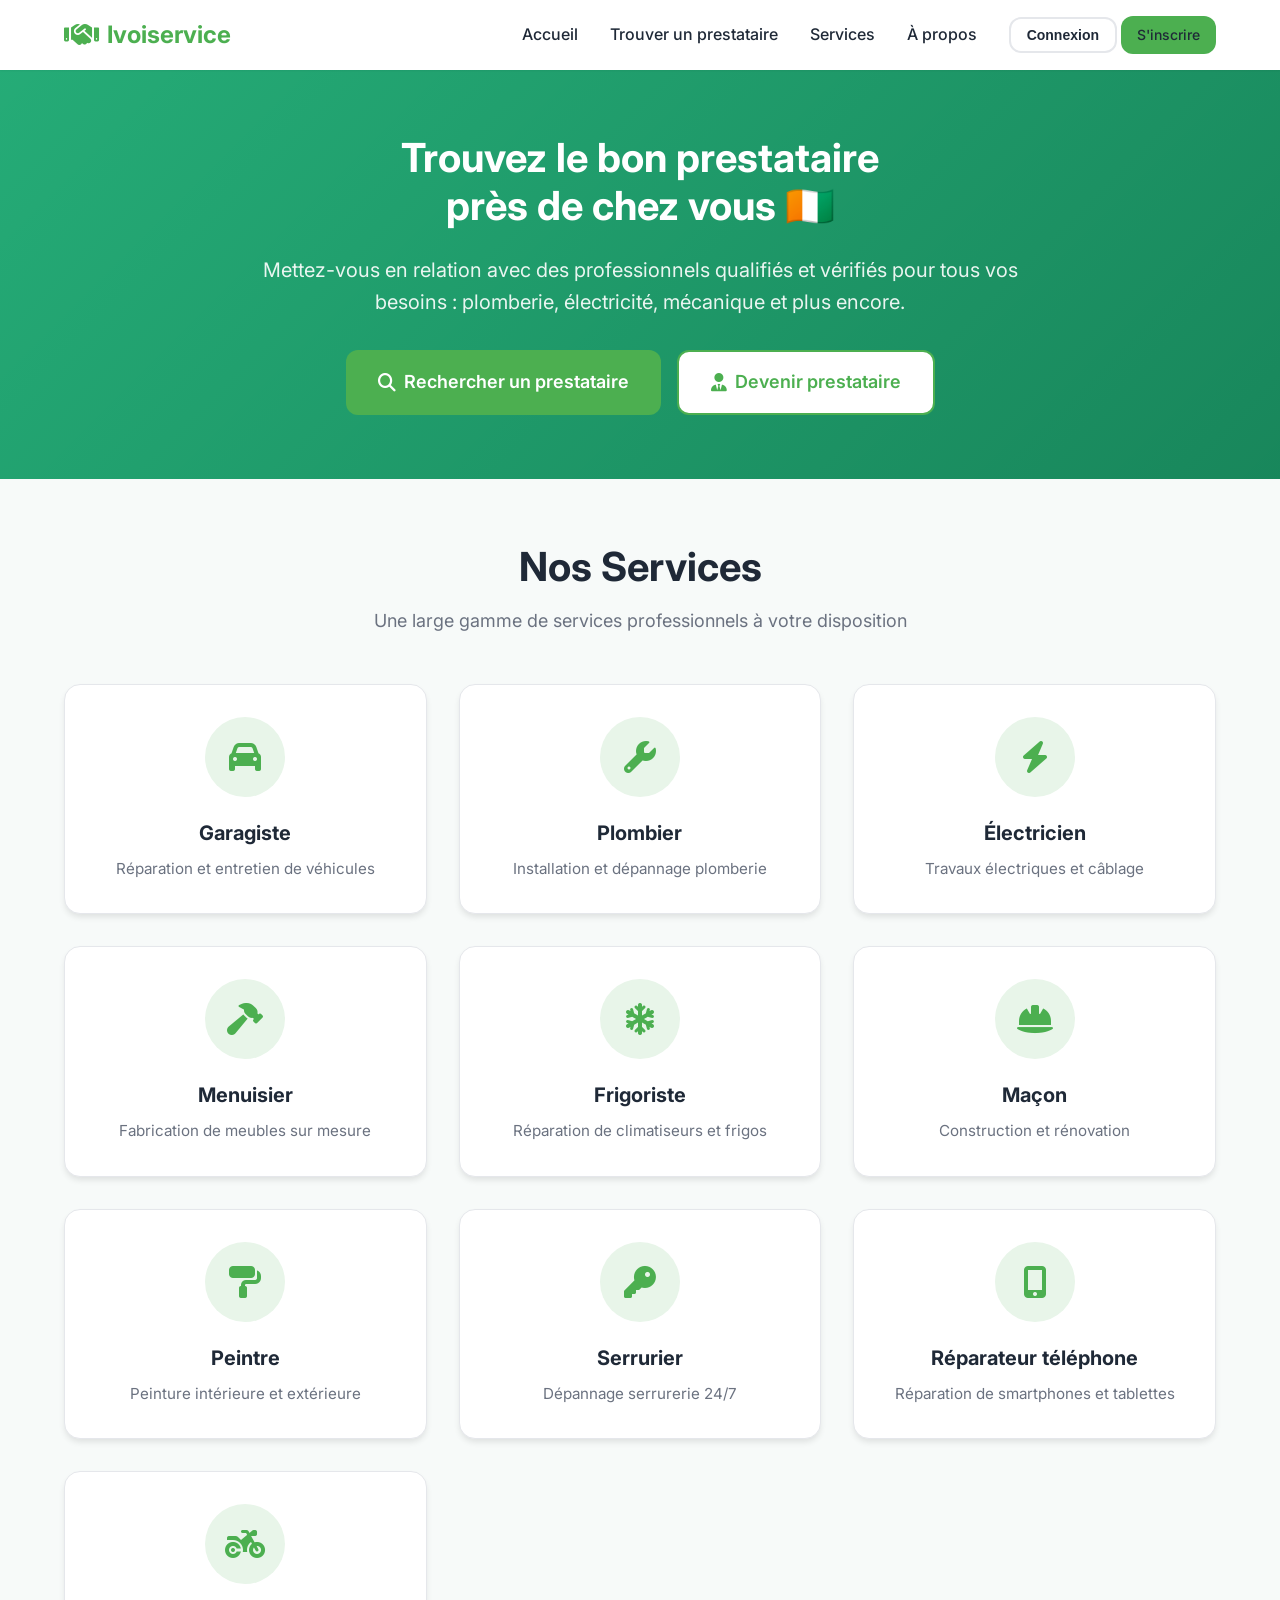
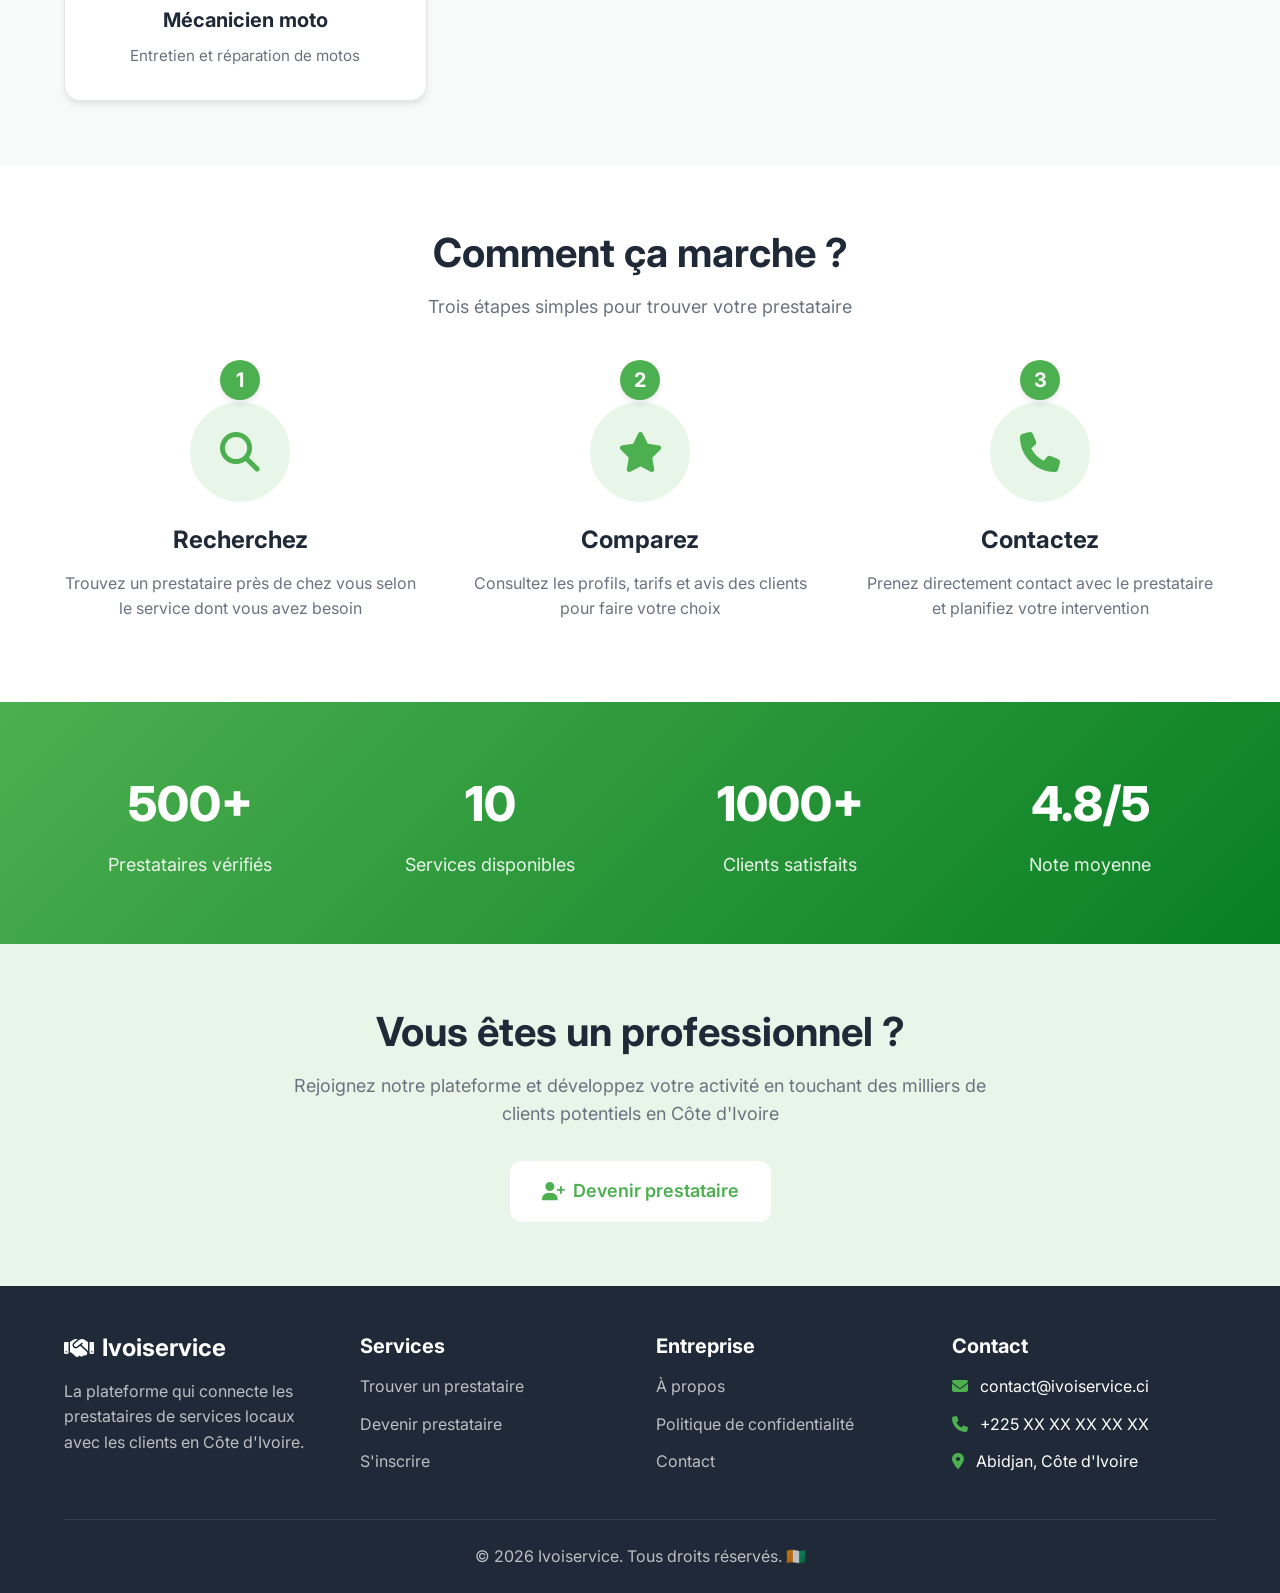
<file: index.html>
<!DOCTYPE html>
<html lang="fr">
<head>
  <meta charset="UTF-8">
  <meta name="viewport" content="width=device-width, initial-scale=1.0">
  <meta name="description" content="Ivoiservice - Trouvez des prestataires locaux en Côte d'Ivoire : garagiste, plombier, électricien, menuisier et plus encore.">
  <title>Ivoiservice - Prestataires Locaux en Côte d'Ivoire</title>
  
  <!-- Favicon -->
  <link rel="icon" type="image/svg+xml" href="data:image/svg+xml,<svg xmlns='http://www.w3.org/2000/svg' viewBox='0 0 100 100'><text y='.9em' font-size='90'>🇨🇮</text></svg>">
  
  <!-- Fonts -->
  <link rel="preconnect" href="https://fonts.googleapis.com">
  <link rel="preconnect" href="https://fonts.gstatic.com" crossorigin>
  <link href="https://fonts.googleapis.com/css2?family=Inter:wght@300;400;500;600;700;800&display=swap" rel="stylesheet">
  
  <!-- Font Awesome -->
  <link rel="stylesheet" href="https://cdn.jsdelivr.net/npm/@fortawesome/fontawesome-free@6.4.0/css/all.min.css">
  
  <!-- Styles -->
  <link rel="stylesheet" href="css/style.css">
  <link rel="stylesheet" href="css/responsive.css">
  
  <style>
    /* Popup de connexion */
    .login-overlay {
      display: none;
      position: fixed;
      top: 0;
      left: 0;
      width: 100%;
      height: 100%;
      background: rgba(0, 0, 0, 0.7);
      z-index: 9999;
      align-items: center;
      justify-content: center;
      animation: fadeIn 0.3s ease;
    }
    .login-overlay.active {
      display: flex;
    }
    @keyframes fadeIn {
      from { opacity: 0; }
      to { opacity: 1; }
    }
    .login-popup {
      background: white;
      border-radius: 16px;
      box-shadow: 0 10px 40px rgba(0,0,0,0.3);
      padding: 2.5rem;
      max-width: 450px;
      width: 90%;
      max-height: 90vh;
      overflow-y: auto;
      position: relative;
      animation: slideUp 0.3s ease;
    }
    @keyframes slideUp {
      from { transform: translateY(30px); opacity: 0; }
      to { transform: translateY(0); opacity: 1; }
    }
    .login-close {
      position: absolute;
      top: 1rem;
      right: 1rem;
      background: none;
      border: none;
      font-size: 1.5rem;
      cursor: pointer;
      color: #999;
      transition: color 0.3s;
    }
    .login-close:hover {
      color: #333;
    }
    .login-header {
      text-align: center;
      margin-bottom: 2rem;
    }
    .login-header h2 {
      font-size: 1.75rem;
      color: #4CAF50;
      margin-bottom: 0.5rem;
    }
    .login-header p {
      color: #666;
      font-size: 0.95rem;
    }
    .login-alert {
      padding: 1rem;
      border-radius: 8px;
      margin-bottom: 1rem;
      display: none;
      align-items: center;
      gap: 0.5rem;
    }
    .login-alert.show {
      display: flex;
    }
    .login-alert-error {
      background: #FFEBEE;
      color: #C62828;
      border: 1px solid #EF5350;
    }
    .login-alert-success {
      background: #E8F5E9;
      color: #2E7D32;
      border: 1px solid #66BB6A;
    }
    .login-form-group {
      margin-bottom: 1.25rem;
    }
    .login-form-group label {
      display: block;
      margin-bottom: 0.5rem;
      font-weight: 500;
      color: #333;
    }
    .login-input-wrapper {
      position: relative;
    }
    .login-input-wrapper i {
      position: absolute;
      left: 1rem;
      top: 50%;
      transform: translateY(-50%);
      color: #999;
    }
    .login-input-wrapper input {
      width: 100%;
      padding: 0.875rem 1rem 0.875rem 2.75rem;
      border: 2px solid #e0e0e0;
      border-radius: 8px;
      font-size: 1rem;
      transition: all 0.3s;
    }
    .login-input-wrapper input:focus {
      outline: none;
      border-color: #4CAF50;
      box-shadow: 0 0 0 3px rgba(76,175,80,0.1);
    }
    .login-btn {
      width: 100%;
      padding: 1rem;
      border: none;
      border-radius: 8px;
      font-size: 1rem;
      font-weight: 600;
      cursor: pointer;
      transition: all 0.3s;
      display: flex;
      align-items: center;
      justify-content: center;
      gap: 0.5rem;
      background: #4CAF50;
      color: white;
    }
    .login-btn:hover {
      background: #087f23;
      transform: translateY(-2px);
      box-shadow: 0 4px 12px rgba(76,175,80,0.3);
    }
    .login-btn:disabled {
      opacity: 0.6;
      cursor: not-allowed;
      transform: none;
    }
    .login-demo {
      margin-top: 1.5rem;
      padding: 1rem;
      background: #E8F5E9;
      border-radius: 8px;
    }
    .login-demo h3 {
      font-size: 0.9rem;
      color: #087f23;
      margin-bottom: 0.5rem;
    }
    .login-demo p {
      font-size: 0.85rem;
      color: #333;
      margin: 0.25rem 0;
    }
  </style>
</head>
<body>
  <!-- Header -->
  <header class="header">
    <div class="container">
      <nav class="navbar">
        <a href="index.html" class="logo">
          <i class="fas fa-handshake"></i>
          <span>Ivoiservice</span>
        </a>
        
        <ul class="nav-links" id="navLinks">
          <li><a href="index.html">Accueil</a></li>
          <li><a href="search.html">Trouver un prestataire</a></li>
          <li><a href="#services">Services</a></li>
          <li><a href="#about">À propos</a></li>
          <li id="authLinks">
            <button onclick="openLoginPopup()" class="btn btn-outline btn-sm">Connexion</button>
            <a href="register-client.html" class="btn btn-primary btn-sm">S'inscrire</a>
          </li>
        </ul>
        
        <button class="nav-toggle" id="navToggle" style="display: none;">
          <i class="fas fa-bars"></i>
        </button>
      </nav>
    </div>
  </header>

  <!-- Overlay pour mobile -->
  <div class="nav-overlay" id="navOverlay"></div>

  <!-- Popup de connexion -->
  <div class="login-overlay" id="loginOverlay">
    <div class="login-popup">
      <button class="login-close" onclick="closeLoginPopup()">
        <i class="fas fa-times"></i>
      </button>
      
      <div class="login-header">
        <h2>🇨🇮 Connexion</h2>
        <p>Connectez-vous à votre compte Ivoiservice</p>
      </div>

      <div class="login-alert login-alert-error" id="loginAlertError">
        <i class="fas fa-exclamation-circle"></i>
        <span id="loginErrorMessage"></span>
      </div>
      
      <div class="login-alert login-alert-success" id="loginAlertSuccess">
        <i class="fas fa-check-circle"></i>
        <span id="loginSuccessMessage"></span>
      </div>

      <form id="loginPopupForm">
        <div class="login-form-group">
          <label for="loginEmail">Adresse email</label>
          <div class="login-input-wrapper">
            <i class="fas fa-envelope"></i>
            <input type="email" id="loginEmail" required placeholder="votre.email@exemple.ci" autocomplete="email">
          </div>
        </div>

        <div class="login-form-group">
          <label for="loginPassword">Mot de passe</label>
          <div class="login-input-wrapper">
            <i class="fas fa-lock"></i>
            <input type="password" id="loginPassword" required placeholder="Votre mot de passe" autocomplete="current-password">
          </div>
        </div>

        <button type="submit" class="login-btn" id="loginBtn">
          <i class="fas fa-sign-in-alt"></i> Se connecter
        </button>
      </form>

      <div class="login-demo">
        <h3><i class="fas fa-info-circle"></i> Comptes de démonstration</h3>
        <p><strong>Client:</strong> client@demo.com / demo123</p>
        <p><strong>Prestataire:</strong> prestataire@demo.com / demo123</p>
        <p style="color: #666; font-size: 0.8rem; margin-top: 0.5rem;">
          <i class="fas fa-shield-alt"></i> Le compte admin n'est pas public
        </p>
      </div>
    </div>
  </div>

  <!-- Hero Section -->
  <section class="hero">
    <div class="container">
      <h1>Trouvez le bon prestataire<br>près de chez vous 🇨🇮</h1>
      <p>
        Mettez-vous en relation avec des professionnels qualifiés et vérifiés
        pour tous vos besoins : plomberie, électricité, mécanique et plus encore.
      </p>
      <div class="hero-buttons">
        <a href="search.html" class="btn btn-primary btn-lg">
          <i class="fas fa-search"></i> Rechercher un prestataire
        </a>
        <a href="register-provider.html" class="btn btn-secondary btn-lg">
          <i class="fas fa-user-tie"></i> Devenir prestataire
        </a>
      </div>
    </div>
  </section>

  <!-- Services Section -->
  <section class="services" id="services">
    <div class="container">
      <h2 class="section-title">Nos Services</h2>
      <p class="section-subtitle">
        Une large gamme de services professionnels à votre disposition
      </p>
      
      <div class="services-grid">
        <div class="service-card">
          <div class="service-icon">
            <i class="fas fa-car"></i>
          </div>
          <h3>Garagiste</h3>
          <p>Réparation et entretien de véhicules</p>
        </div>
        
        <div class="service-card">
          <div class="service-icon">
            <i class="fas fa-wrench"></i>
          </div>
          <h3>Plombier</h3>
          <p>Installation et dépannage plomberie</p>
        </div>
        
        <div class="service-card">
          <div class="service-icon">
            <i class="fas fa-bolt"></i>
          </div>
          <h3>Électricien</h3>
          <p>Travaux électriques et câblage</p>
        </div>
        
        <div class="service-card">
          <div class="service-icon">
            <i class="fas fa-hammer"></i>
          </div>
          <h3>Menuisier</h3>
          <p>Fabrication de meubles sur mesure</p>
        </div>
        
        <div class="service-card">
          <div class="service-icon">
            <i class="fas fa-snowflake"></i>
          </div>
          <h3>Frigoriste</h3>
          <p>Réparation de climatiseurs et frigos</p>
        </div>
        
        <div class="service-card">
          <div class="service-icon">
            <i class="fas fa-hard-hat"></i>
          </div>
          <h3>Maçon</h3>
          <p>Construction et rénovation</p>
        </div>
        
        <div class="service-card">
          <div class="service-icon">
            <i class="fas fa-paint-roller"></i>
          </div>
          <h3>Peintre</h3>
          <p>Peinture intérieure et extérieure</p>
        </div>
        
        <div class="service-card">
          <div class="service-icon">
            <i class="fas fa-key"></i>
          </div>
          <h3>Serrurier</h3>
          <p>Dépannage serrurerie 24/7</p>
        </div>
        
        <div class="service-card">
          <div class="service-icon">
            <i class="fas fa-mobile-alt"></i>
          </div>
          <h3>Réparateur téléphone</h3>
          <p>Réparation de smartphones et tablettes</p>
        </div>
        
        <div class="service-card">
          <div class="service-icon">
            <i class="fas fa-motorcycle"></i>
          </div>
          <h3>Mécanicien moto</h3>
          <p>Entretien et réparation de motos</p>
        </div>
      </div>
    </div>
  </section>

  <!-- How It Works Section -->
  <section class="how-it-works" id="about">
    <div class="container">
      <h2 class="section-title">Comment ça marche ?</h2>
      <p class="section-subtitle">
        Trois étapes simples pour trouver votre prestataire
      </p>
      
      <div class="steps">
        <div class="step">
          <div class="step-number">1</div>
          <div class="step-icon">
            <i class="fas fa-search"></i>
          </div>
          <h3>Recherchez</h3>
          <p>
            Trouvez un prestataire près de chez vous selon le service dont vous avez besoin
          </p>
        </div>
        
        <div class="step">
          <div class="step-number">2</div>
          <div class="step-icon">
            <i class="fas fa-star"></i>
          </div>
          <h3>Comparez</h3>
          <p>
            Consultez les profils, tarifs et avis des clients pour faire votre choix
          </p>
        </div>
        
        <div class="step">
          <div class="step-number">3</div>
          <div class="step-icon">
            <i class="fas fa-phone"></i>
          </div>
          <h3>Contactez</h3>
          <p>
            Prenez directement contact avec le prestataire et planifiez votre intervention
          </p>
        </div>
      </div>
    </div>
  </section>

  <!-- Stats Section -->
  <section class="stats">
    <div class="container">
      <div class="stats-grid">
        <div class="stat-item">
          <div class="stat-number">500+</div>
          <div class="stat-label">Prestataires vérifiés</div>
        </div>
        
        <div class="stat-item">
          <div class="stat-number">10</div>
          <div class="stat-label">Services disponibles</div>
        </div>
        
        <div class="stat-item">
          <div class="stat-number">1000+</div>
          <div class="stat-label">Clients satisfaits</div>
        </div>
        
        <div class="stat-item">
          <div class="stat-number">4.8/5</div>
          <div class="stat-label">Note moyenne</div>
        </div>
      </div>
    </div>
  </section>

  <!-- CTA Section -->
  <section class="cta">
    <div class="container">
      <h2>Vous êtes un professionnel ?</h2>
      <p>
        Rejoignez notre plateforme et développez votre activité en touchant des milliers de clients potentiels en Côte d'Ivoire
      </p>
      <a href="register-provider.html" class="btn btn-white btn-lg">
        <i class="fas fa-user-plus"></i> Devenir prestataire
      </a>
    </div>
  </section>

  <!-- Footer -->
  <footer class="footer">
    <div class="container">
      <div class="footer-grid">
        <div class="footer-col">
          <h3>
            <i class="fas fa-handshake"></i> Ivoiservice
          </h3>
          <p>
            La plateforme qui connecte les prestataires de services locaux
            avec les clients en Côte d'Ivoire.
          </p>
        </div>
        
        <div class="footer-col">
          <h4>Services</h4>
          <ul>
            <li><a href="search.html">Trouver un prestataire</a></li>
            <li><a href="register-provider.html">Devenir prestataire</a></li>
            <li><a href="register-client.html">S'inscrire</a></li>
          </ul>
        </div>
        
        <div class="footer-col">
          <h4>Entreprise</h4>
          <ul>
            <li><a href="#about">À propos</a></li>
            <li><a href="privacy.html">Politique de confidentialité</a></li>
            <li><a href="#contact">Contact</a></li>
          </ul>
        </div>
        
        <div class="footer-col">
          <h4>Contact</h4>
          <ul>
            <li><i class="fas fa-envelope"></i> contact@ivoiservice.ci</li>
            <li><i class="fas fa-phone"></i> +225 XX XX XX XX XX</li>
            <li><i class="fas fa-map-marker-alt"></i> Abidjan, Côte d'Ivoire</li>
          </ul>
        </div>
      </div>
      
      <div class="footer-bottom">
        <p>&copy; 2026 Ivoiservice. Tous droits réservés. 🇨🇮</p>
      </div>
    </div>
  </footer>

  <!-- Scripts -->
  <script>
    // ============================================
    // UTILITIES EMBARQUÉES
    // ============================================
    const Utils = {
      Storage: {
        get: (key, defaultValue = null) => {
          try {
            const item = localStorage.getItem(key);
            return item ? JSON.parse(item) : defaultValue;
          } catch (e) {
            console.error('Storage get error:', e);
            return defaultValue;
          }
        },
        set: (key, value) => {
          try {
            localStorage.setItem(key, JSON.stringify(value));
          } catch (e) {
            console.error('Storage set error:', e);
          }
        }
      },
      Session: {
        login: (user) => {
          Utils.Storage.set('currentUser', user);
          Utils.Storage.set('isLoggedIn', true);
        },
        logout: () => {
          localStorage.removeItem('currentUser');
          localStorage.removeItem('isLoggedIn');
        },
        isLoggedIn: () => {
          return Utils.Storage.get('isLoggedIn', false) === true;
        },
        getCurrentUser: () => {
          return Utils.Storage.get('currentUser', null);
        }
      }
    };

    // Hash simple
    function simpleHash(str) {
      let hash = 0;
      for (let i = 0; i < str.length; i++) {
        const char = str.charCodeAt(i);
        hash = ((hash << 5) - hash) + char;
        hash = hash & hash;
      }
      return 'hashed_' + Math.abs(hash).toString(36);
    }

    // Générer UUID
    function generateUUID() {
      return 'xxxxxxxx-xxxx-4xxx-yxxx-xxxxxxxxxxxx'.replace(/[xy]/g, function(c) {
        const r = Math.random() * 16 | 0;
        const v = c === 'x' ? r : (r & 0x3 | 0x8);
        return v.toString(16);
      });
    }

    // Admin credentials
    const ADMIN_EMAIL = 'admin@ivoiservice.ci';
    const ADMIN_PASSWORD = 'admin2024';

    // Init demo users
    function initDemoUsers() {
      const existingUsers = Utils.Storage.get('users', []);
      if (existingUsers.length === 0) {
        const demoUsers = [
          {
            id: generateUUID(),
            email: 'client@demo.com',
            password: simpleHash('demo123'),
            firstName: 'Jean',
            lastName: 'Kouassi',
            phone: '+225 07 00 00 00 01',
            role: 'CLIENT',
            latitude: 5.3213,
            longitude: -4.0114,
            createdAt: Date.now()
          },
          {
            id: generateUUID(),
            email: 'prestataire@demo.com',
            password: simpleHash('demo123'),
            firstName: 'Kouadio',
            lastName: 'Yao',
            phone: '+225 07 00 00 00 02',
            role: 'PROVIDER',
            latitude: 5.3480,
            longitude: -3.9838,
            createdAt: Date.now()
          }
        ];
        
        Utils.Storage.set('users', demoUsers);
        
        const providerProfile = {
          id: generateUUID(),
          userId: demoUsers[1].id,
          profession: 'PLOMBIER',
          basePrice: 15000,
          serviceRadius: 10,
          description: 'Plombier professionnel avec 10 ans d\'expérience',
          rating: 4.5,
          reviewCount: 12,
          verified: true,
          isFreelance: false,
          createdAt: Date.now()
        };
        Utils.Storage.set('providerProfile_' + demoUsers[1].id, providerProfile);
        
        const subscription = {
          id: generateUUID(),
          userId: demoUsers[0].id,
          amount: 5000,
          duration: 30,
          startDate: Date.now(),
          endDate: Date.now() + (30 * 24 * 60 * 60 * 1000),
          status: 'ACTIVE',
          createdAt: Date.now()
        };
        Utils.Storage.set('subscription_' + demoUsers[0].id, subscription);
        
        console.log('✅ Comptes demo créés');
      }
    }

    // Popup functions
    function openLoginPopup() {
      document.getElementById('loginOverlay').classList.add('active');
      document.getElementById('loginEmail').value = '';
      document.getElementById('loginPassword').value = '';
      hideLoginAlerts();
    }

    function closeLoginPopup() {
      document.getElementById('loginOverlay').classList.remove('active');
      hideLoginAlerts();
    }

    function showLoginError(message) {
      const errorAlert = document.getElementById('loginAlertError');
      const errorMessage = document.getElementById('loginErrorMessage');
      errorMessage.textContent = message;
      errorAlert.classList.add('show');
      document.getElementById('loginAlertSuccess').classList.remove('show');
    }

    function showLoginSuccess(message) {
      const successAlert = document.getElementById('loginAlertSuccess');
      const successMessage = document.getElementById('loginSuccessMessage');
      successMessage.textContent = message;
      successAlert.classList.add('show');
      document.getElementById('loginAlertError').classList.remove('show');
    }

    function hideLoginAlerts() {
      document.getElementById('loginAlertError').classList.remove('show');
      document.getElementById('loginAlertSuccess').classList.remove('show');
    }

    // Login function
    function performLogin(email, password) {
      if (email === ADMIN_EMAIL && password === ADMIN_PASSWORD) {
        const adminUser = {
          id: 'admin-001',
          email: ADMIN_EMAIL,
          firstName: 'Admin',
          lastName: 'Ivoiservice',
          role: 'ADMIN',
          createdAt: Date.now()
        };
        
        Utils.Session.login(adminUser);
        showLoginSuccess('✅ Connexion admin réussie ! Redirection...');
        
        setTimeout(() => {
          window.location.href = 'admin-dashboard.html';
        }, 1500);
        
        return;
      }
      
      const users = Utils.Storage.get('users', []);
      const hashedPassword = simpleHash(password);
      const user = users.find(u => u.email === email && u.password === hashedPassword);
      
      if (user) {
        const sessionUser = {...user};
        delete sessionUser.password;
        
        Utils.Session.login(sessionUser);
        showLoginSuccess('✅ Connexion réussie ! Redirection...');
        
        setTimeout(() => {
          if (user.role === 'PROVIDER') {
            window.location.href = 'provider-dashboard.html';
          } else if (user.role === 'CLIENT') {
            window.location.href = 'client-dashboard.html';
          } else {
            window.location.href = 'index.html';
          }
        }, 1500);
      } else {
        showLoginError('❌ Email ou mot de passe incorrect');
      }
    }

    // DOMContentLoaded
    document.addEventListener('DOMContentLoaded', () => {
      initDemoUsers();
      
      const loginForm = document.getElementById('loginPopupForm');
      const loginBtn = document.getElementById('loginBtn');
      
      loginForm.addEventListener('submit', (e) => {
        e.preventDefault();
        
        const email = document.getElementById('loginEmail').value.trim();
        const password = document.getElementById('loginPassword').value;
        
        if (!email || !password) {
          showLoginError('❌ Veuillez remplir tous les champs');
          return;
        }
        
        loginBtn.disabled = true;
        loginBtn.innerHTML = '<i class="fas fa-spinner fa-spin"></i> Connexion...';
        
        setTimeout(() => {
          performLogin(email, password);
          loginBtn.disabled = false;
          loginBtn.innerHTML = '<i class="fas fa-sign-in-alt"></i> Se connecter';
        }, 500);
      });
      
      document.getElementById('loginOverlay').addEventListener('click', (e) => {
        if (e.target.id === 'loginOverlay') {
          closeLoginPopup();
        }
      });
      
      updateAuthLinks();
    });

    // Mobile menu
    const navToggle = document.getElementById('navToggle');
    const navLinks = document.getElementById('navLinks');
    const navOverlay = document.getElementById('navOverlay');
    
    if (window.innerWidth <= 768) {
      navToggle.style.display = 'block';
    }
    
    window.addEventListener('resize', () => {
      if (window.innerWidth <= 768) {
        navToggle.style.display = 'block';
      } else {
        navToggle.style.display = 'none';
        navLinks.classList.remove('active');
        navOverlay.classList.remove('active');
      }
    });
    
    navToggle.addEventListener('click', () => {
      navLinks.classList.toggle('active');
      navOverlay.classList.toggle('active');
    });
    
    navOverlay.addEventListener('click', () => {
      navLinks.classList.remove('active');
      navOverlay.classList.remove('active');
    });
    
    // Update auth links
    function updateAuthLinks() {
      const authLinksContainer = document.getElementById('authLinks');
      
      if (Utils.Session.isLoggedIn()) {
        const user = Utils.Session.getCurrentUser();
        let dashboardUrl = 'client-dashboard.html';
        
        if (user.role === 'PROVIDER') {
          dashboardUrl = 'provider-dashboard.html';
        } else if (user.role === 'ADMIN') {
          dashboardUrl = 'admin-dashboard.html';
        }
        
        authLinksContainer.innerHTML = `
          <a href="${dashboardUrl}" class="btn btn-outline btn-sm">
            <i class="fas fa-user"></i> Mon compte
          </a>
          <button onclick="logout()" class="btn btn-primary btn-sm">
            <i class="fas fa-sign-out-alt"></i> Déconnexion
          </button>
        `;
      }
    }
    
    function logout() {
      if (confirm('Êtes-vous sûr de vouloir vous déconnecter ?')) {
        Utils.Session.logout();
        window.location.reload();
      }
    }
    
    // Smooth scroll
    document.addEventListener('DOMContentLoaded', () => {
      document.querySelectorAll('a[href^="#"]').forEach(anchor => {
        anchor.addEventListener('click', function (e) {
          const href = this.getAttribute('href');
          if (href !== '#' && href !== '') {
            e.preventDefault();
            const target = document.querySelector(href);
            if (target) {
              target.scrollIntoView({
                behavior: 'smooth',
                block: 'start'
              });
            }
          }
        });
      });
    });
  </script>
</body>
</html>
</file>
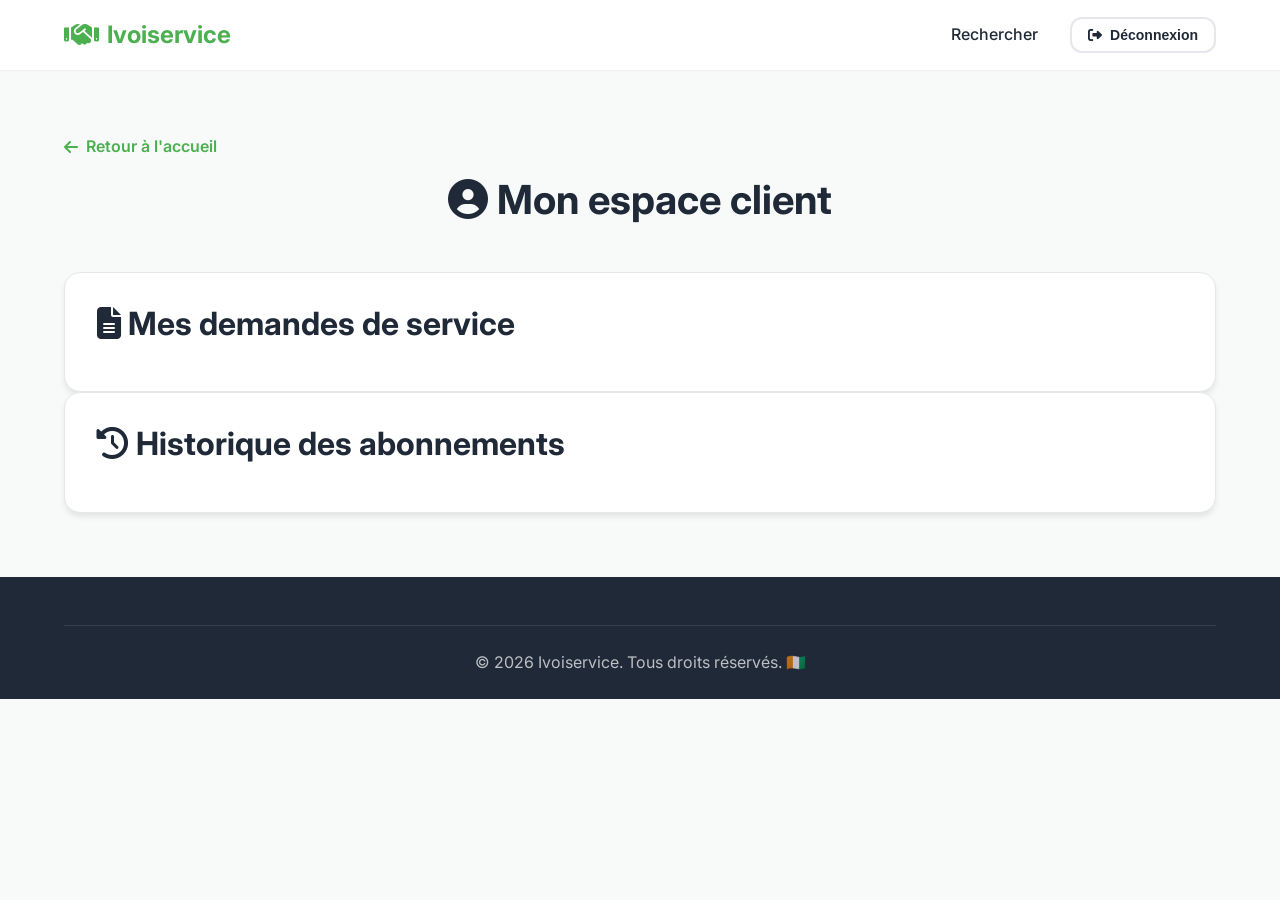
<file: client-dashboard.html>
<!DOCTYPE html>
<html lang="fr">
<head>
  <meta charset="UTF-8">
  <meta name="viewport" content="width=device-width, initial-scale=1.0">
  <title>Dashboard Client - Ivoiservice</title>
  <link rel="icon" type="image/svg+xml" href="data:image/svg+xml,<svg xmlns='http://www.w3.org/2000/svg' viewBox='0 0 100 100'><text y='.9em' font-size='90'>🇨🇮</text></svg>">
  <link href="https://fonts.googleapis.com/css2?family=Inter:wght@300;400;500;600;700;800&display=swap" rel="stylesheet">
  <link rel="stylesheet" href="https://cdn.jsdelivr.net/npm/@fortawesome/fontawesome-free@6.4.0/css/all.min.css">
  <link rel="stylesheet" href="css/style.css">
  <link rel="stylesheet" href="css/responsive.css">
  
  <style>
    .back-btn {
      display: inline-flex;
      align-items: center;
      gap: 0.5rem;
      color: var(--primary);
      font-weight: 600;
      margin-bottom: 1rem;
      transition: all 0.3s;
    }
    
    .back-btn:hover {
      gap: 0.75rem;
    }
    
    .subscription-card {
      background: linear-gradient(135deg, var(--primary) 0%, var(--primary-dark) 100%);
      color: white;
      padding: 2rem;
      border-radius: var(--radius-lg);
      box-shadow: var(--shadow-lg);
    }
    
    .subscription-card h2 {
      margin: 0 0 1rem 0;
      font-size: 1.5rem;
      display: flex;
      align-items: center;
      gap: 0.5rem;
    }
    
    .days-remaining {
      font-size: 3rem;
      font-weight: 800;
      margin: 1rem 0;
    }
    
    .subscription-meta {
      display: grid;
      grid-template-columns: repeat(auto-fit, minmax(200px, 1fr));
      gap: 1rem;
      margin-top: 1.5rem;
    }
    
    .meta-item {
      background: rgba(255, 255, 255, 0.15);
      padding: 1rem;
      border-radius: var(--radius-md);
      backdrop-filter: blur(10px);
    }
    
    .meta-item strong {
      display: block;
      font-size: 1.5rem;
      margin-bottom: 0.25rem;
    }
    
    .meta-item span {
      font-size: 0.875rem;
      opacity: 0.9;
    }
    
    .subscription-expired {
      background: linear-gradient(135deg, #e74c3c 0%, #c0392b 100%);
    }
    
    .history-table {
      width: 100%;
      border-collapse: collapse;
      margin-top: 1rem;
    }
    
    .history-table th {
      background: var(--background);
      padding: 1rem;
      text-align: left;
      font-weight: 600;
      color: var(--text);
      border-bottom: 2px solid var(--border);
    }
    
    .history-table td {
      padding: 1rem;
      border-bottom: 1px solid var(--border);
      color: var(--text-light);
    }
    
    .history-table tr:hover {
      background: var(--background);
    }
  </style>
</head>
<body>
  <header class="header">
    <div class="container">
      <nav class="navbar">
        <a href="index.html" class="logo">
          <i class="fas fa-handshake"></i>
          <span>Ivoiservice</span>
        </a>
        <ul class="nav-links">
          <li><a href="search.html">Rechercher</a></li>
          <li><button onclick="logout()" class="btn btn-outline btn-sm"><i class="fas fa-sign-out-alt"></i> Déconnexion</button></li>
        </ul>
      </nav>
    </div>
  </header>

  <section class="services">
    <div class="container">
      <!-- Bouton Retour -->
      <a href="index.html" class="back-btn">
        <i class="fas fa-arrow-left"></i>
        Retour à l'accueil
      </a>
      
      <h1 class="section-title">
        <i class="fas fa-user-circle text-primary"></i>
        Mon espace client
      </h1>
      <p class="section-subtitle" id="welcomeMessage"></p>
      
      <!-- Statut abonnement -->
      <div id="subscriptionStatus" class="mb-lg"></div>
      
      <!-- Mes demandes -->
      <div class="card mb-lg">
        <h2><i class="fas fa-file-alt text-primary"></i> Mes demandes de service</h2>
        <div id="requestsList"></div>
      </div>
      
      <!-- Historique abonnements -->
      <div class="card">
        <h2><i class="fas fa-history text-primary"></i> Historique des abonnements</h2>
        <div id="subscriptionHistory"></div>
      </div>
    </div>
  </section>

  <footer class="footer">
    <div class="container">
      <div class="footer-bottom">
        <p>&copy; 2026 Ivoiservice. Tous droits réservés. 🇨🇮</p>
      </div>
    </div>
  </footer>

  <script src="js/utils.js"></script>
  <script src="js/auth.js"></script>
  <script src="js/search.js"></script>
  <script src="js/subscription.js"></script>
  <script>
    if (!Utils.requireRole('CLIENT')) {
      // Redirection gérée par requireRole
    } else {
      loadDashboard();
    }
    
    function loadDashboard() {
      const user = Utils.Session.getCurrentUser();
      
      // Message de bienvenue
      document.getElementById('welcomeMessage').textContent = `Bienvenue ${user.firstName} ${user.lastName}`;
      
      loadSubscriptionStatus();
      loadRequests();
      loadSubscriptionHistory();
    }
    
    function loadSubscriptionStatus() {
      const user = Utils.Session.getCurrentUser();
      const info = Subscription.getSubscriptionInfo(user.id);
      
      const statusDiv = document.getElementById('subscriptionStatus');
      
      if (info.hasActive) {
        const subscription = info.subscription;
        const progressPercent = ((30 - info.daysRemaining) / 30 * 100).toFixed(0);
        
        statusDiv.innerHTML = `
          <div class="subscription-card">
            <h2>
              <i class="fas fa-crown"></i>
              Abonnement Actif
            </h2>
            <div class="days-remaining">
              ${info.daysRemaining} jour${info.daysRemaining > 1 ? 's' : ''}
            </div>
            <p style="opacity: 0.9; margin: 0;">restant${info.daysRemaining > 1 ? 's' : ''} sur votre abonnement</p>
            
            <div style="margin-top: 1.5rem;">
              <div style="background: rgba(255,255,255,0.2); height: 8px; border-radius: 10px; overflow: hidden;">
                <div style="background: white; height: 100%; width: ${progressPercent}%; transition: width 0.3s;"></div>
              </div>
              <p style="margin: 0.5rem 0 0; font-size: 0.875rem; opacity: 0.9;">Expire le ${Utils.formatDate(info.expirationDate)}</p>
            </div>
            
            <div class="subscription-meta">
              <div class="meta-item">
                <strong>${info.totalSubscriptions}</strong>
                <span>Abonnement${info.totalSubscriptions > 1 ? 's' : ''} total</span>
              </div>
              <div class="meta-item">
                <strong>${Utils.formatPrice(subscription.amount)}</strong>
                <span>Montant mensuel</span>
              </div>
              <div class="meta-item">
                <strong>${subscription.paymentMethod || 'N/A'}</strong>
                <span>Mode de paiement</span>
              </div>
            </div>
            
            <div style="margin-top: 1.5rem;">
              <a href="subscription.html" class="btn btn-outline btn-sm" style="background: white; color: var(--primary); border: none;">
                <i class="fas fa-redo"></i> Renouveler maintenant
              </a>
            </div>
          </div>
        `;
      } else {
        statusDiv.innerHTML = `
          <div class="subscription-card subscription-expired">
            <h2>
              <i class="fas fa-exclamation-triangle"></i>
              Abonnement Expiré
            </h2>
            <p style="font-size: 1.25rem; margin: 1.5rem 0;">
              Renouvelez votre abonnement pour continuer à contacter des prestataires
            </p>
            
            ${info.totalSubscriptions > 0 ? `
              <div class="subscription-meta">
                <div class="meta-item">
                  <strong>${info.totalSubscriptions}</strong>
                  <span>Abonnement${info.totalSubscriptions > 1 ? 's' : ''} passé${info.totalSubscriptions > 1 ? 's' : ''}</span>
                </div>
              </div>
            ` : ''}
            
            <div style="margin-top: 1.5rem;">
              <a href="subscription.html" class="btn btn-outline btn-sm" style="background: white; color: #e74c3c; border: none; font-weight: 700;">
                <i class="fas fa-shopping-cart"></i> Souscrire maintenant - 5000 FCFA
              </a>
            </div>
          </div>
        `;
      }
    }
    
    function loadRequests() {
      const user = Utils.Session.getCurrentUser();
      const requests = Search.getClientRequests(user.id);
      const requestsList = document.getElementById('requestsList');
      
      if (requests.length === 0) {
        requestsList.innerHTML = `
          <p class="text-light text-center" style="padding: 2rem;">
            <i class="fas fa-inbox" style="font-size: 3rem; display: block; margin-bottom: 1rem; opacity: 0.5;"></i>
            Aucune demande pour le moment
          </p>
        `;
        return;
      }
      
      const users = Utils.Storage.get('users', []);
      const sortedRequests = requests.sort((a, b) => b.createdAt - a.createdAt);
      
      requestsList.innerHTML = sortedRequests.map(request => {
        const provider = users.find(u => u.id === request.providerId);
        const statusConfig = {
          PENDING: { color: 'warning', icon: 'clock', text: 'En attente' },
          ACCEPTED: { color: 'success', icon: 'check', text: 'Accepté' },
          COMPLETED: { color: 'success', icon: 'check-circle', text: 'Terminé' },
          CANCELLED: { color: 'error', icon: 'times', text: 'Annulé' }
        };
        const status = statusConfig[request.status] || statusConfig.PENDING;
        
        return `
          <div style="padding: 1.5rem; border-bottom: 1px solid var(--border);">
            <div style="display: flex; justify-content: space-between; align-items: flex-start; flex-wrap: wrap; gap: 1rem;">
              <div style="flex: 1; min-width: 250px;">
                <div style="display: flex; align-items: center; gap: 0.5rem; margin-bottom: 0.5rem;">
                  <strong style="font-size: 1.125rem;">${provider ? provider.firstName + ' ' + provider.lastName : 'Prestataire'}</strong>
                </div>
                <p style="color: var(--text-light); margin: 0.5rem 0; line-height: 1.6;">${request.description}</p>
                <small class="text-light">
                  <i class="fas fa-calendar"></i> ${Utils.formatDateTime(request.createdAt)}
                </small>
              </div>
              <span class="badge badge-${status.color}">
                <i class="fas fa-${status.icon}"></i> ${status.text}
              </span>
            </div>
          </div>
        `;
      }).join('');
    }
    
    function loadSubscriptionHistory() {
      const user = Utils.Session.getCurrentUser();
      const history = Auth.getUserSubscriptionHistory(user.id);
      const historyDiv = document.getElementById('subscriptionHistory');
      
      if (history.length === 0) {
        historyDiv.innerHTML = `
          <p class="text-light text-center" style="padding: 2rem;">
            Aucun historique d'abonnement
          </p>
        `;
        return;
      }
      
      historyDiv.innerHTML = `
        <table class="history-table">
          <thead>
            <tr>
              <th><i class="fas fa-calendar"></i> Date</th>
              <th><i class="fas fa-calendar-check"></i> Début</th>
              <th><i class="fas fa-calendar-times"></i> Fin</th>
              <th><i class="fas fa-money-bill-wave"></i> Montant</th>
              <th><i class="fas fa-credit-card"></i> Paiement</th>
              <th><i class="fas fa-info-circle"></i> Statut</th>
            </tr>
          </thead>
          <tbody>
            ${history.map(sub => {
              const statusConfig = {
                ACTIVE: { color: 'success', icon: 'check-circle', text: 'Actif' },
                EXPIRED: { color: 'error', icon: 'times-circle', text: 'Expiré' },
                CANCELLED: { color: 'warning', icon: 'ban', text: 'Annulé' }
              };
              const status = statusConfig[sub.status] || statusConfig.EXPIRED;
              
              return `
                <tr>
                  <td>${Utils.formatDate(sub.createdAt)}</td>
                  <td>${Utils.formatDate(sub.startDate)}</td>
                  <td>${Utils.formatDate(sub.endDate)}</td>
                  <td><strong>${Utils.formatPrice(sub.amount)}</strong></td>
                  <td>${sub.paymentMethod || 'N/A'}</td>
                  <td>
                    <span class="badge badge-${status.color}">
                      <i class="fas fa-${status.icon}"></i> ${status.text}
                    </span>
                  </td>
                </tr>
              `;
            }).join('')}
          </tbody>
        </table>
      `;
    }
    
    function logout() {
      if (confirm('Voulez-vous vous déconnecter ?')) {
        Utils.Session.logout();
        Utils.showToast('À bientôt !', 'success');
        setTimeout(() => window.location.href = 'index.html', 1000);
      }
    }
  </script>
</body>
</html>
</file>
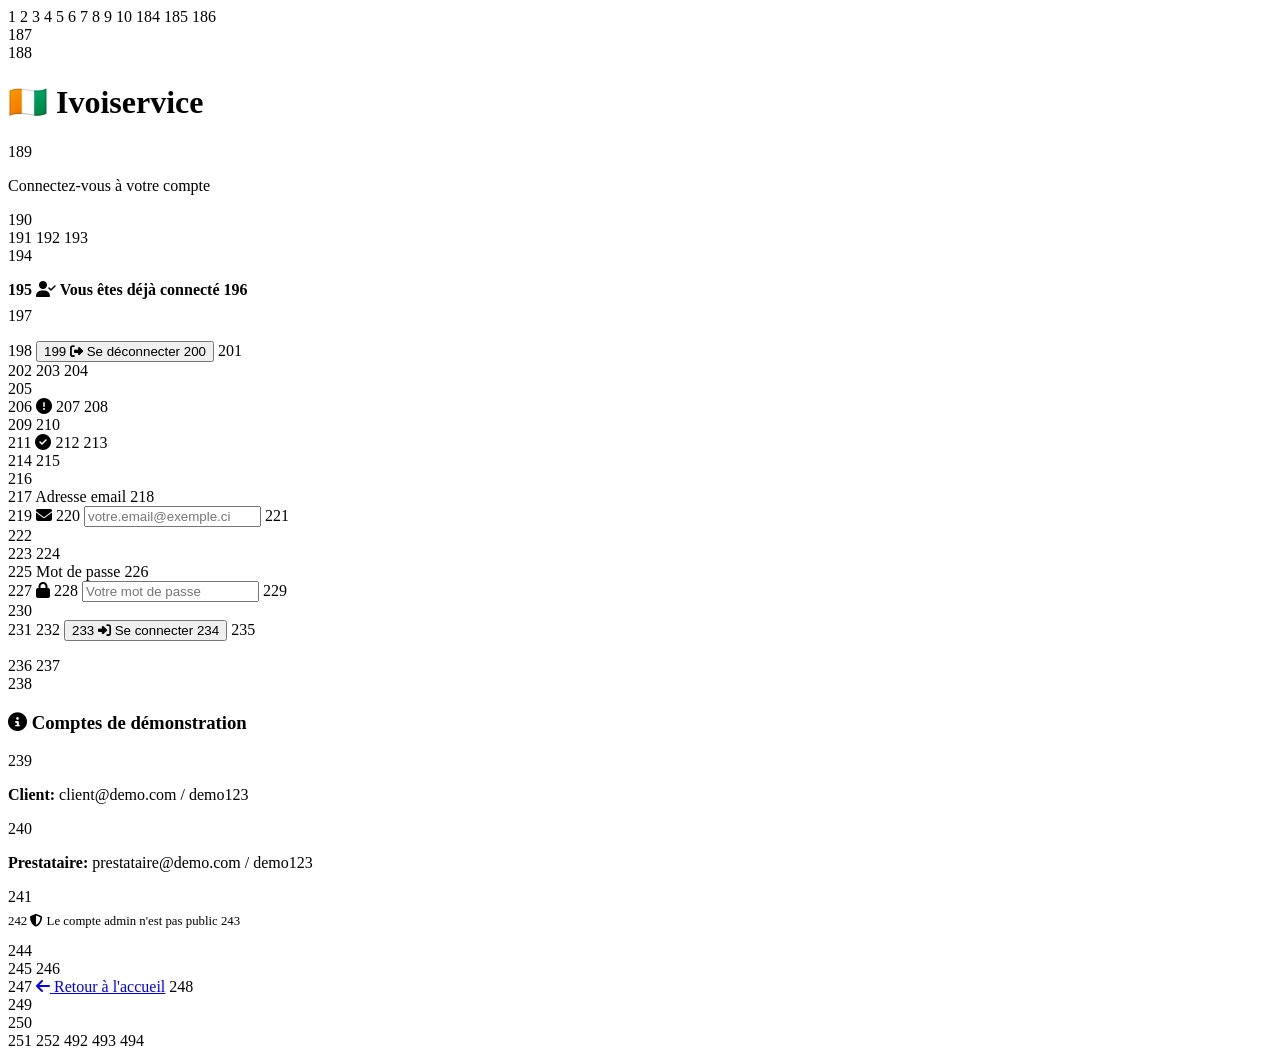
<file: login.html>
1	<!DOCTYPE html>
     2	<html lang="fr">
     3	<head>
     4	  <meta charset="UTF-8">
     5	  <meta name="viewport" content="width=device-width, initial-scale=1.0">
     6	  <title>Connexion - Ivoiservice</title>
     7	  <link rel="icon" href="data:image/svg+xml,<svg xmlns='http://www.w3.org/2000/svg' viewBox='0 0 100 100'><text y='.9em' font-size='90'>🇨🇮</text></svg>">
     8	  <link href="https://fonts.googleapis.com/css2?family=Inter:wght@300;400;500;600;700&display=swap" rel="stylesheet">
     9	  <link rel="stylesheet" href="https://cdnjs.cloudflare.com/ajax/libs/font-awesome/6.4.0/css/all.min.css">
    10	  <style>
    11	    * {
    12	      margin: 0;
    13	      padding: 0;
    14	      box-sizing: border-box;
    15	    }
    16	    :root {
    17	      --primary: #4CAF50;
    18	      --primary-dark: #388E3C;
    19	      --primary-soft: #E8F5E9;
    20	      --text: #212121;
    21	      --text-light: #666;
    22	      --border: #e0e0e0;
    23	      --radius: 8px;
    24	    }
    25	    body {
    26	      font-family: 'Inter', sans-serif;
    27	      background: linear-gradient(135deg, #667eea 0%, #764ba2 100%);
    28	      min-height: 100vh;
    29	      display: flex;
    30	      align-items: center;
    31	      justify-content: center;
    32	      padding: 1rem;
    33	    }
    34	    .auth-container {
    35	      background: white;
    36	      border-radius: 16px;
    37	      box-shadow: 0 10px 40px rgba(0,0,0,0.2);
    38	      padding: 2.5rem;
    39	      max-width: 450px;
    40	      width: 100%;
    41	      animation: slideIn 0.5s ease-out;
    42	    }
    43	    @keyframes slideIn {
    44	      from { opacity: 0; transform: translateY(-20px); }
    45	      to { opacity: 1; transform: translateY(0); }
    46	    }
    47	    .logo {
    48	      text-align: center;
    49	      margin-bottom: 2rem;
    50	    }
    51	    .logo h1 {
    52	      font-size: 2rem;
    53	      color: var(--primary);
    54	      margin-bottom: 0.5rem;
    55	    }
    56	    .logo p {
    57	      color: var(--text-light);
    58	      font-size: 0.95rem;
    59	    }
    60	    .logout-section {
    61	      background: #FFF3E0;
    62	      padding: 1rem;
    63	      border-radius: var(--radius);
    64	      margin-bottom: 1.5rem;
    65	      border-left: 4px solid #FF9800;
    66	      display: none;
    67	    }
    68	    .logout-section.active {
    69	      display: block;
    70	    }
    71	    .alert {
    72	      padding: 1rem;
    73	      border-radius: var(--radius);
    74	      margin-bottom: 1rem;
    75	      display: none;
    76	      align-items: center;
    77	      gap: 0.5rem;
    78	    }
    79	    .alert.show {
    80	      display: flex;
    81	    }
    82	    .alert-error {
    83	      background: #FFEBEE;
    84	      color: #C62828;
    85	      border: 1px solid #EF5350;
    86	    }
    87	    .alert-success {
    88	      background: #E8F5E9;
    89	      color: #2E7D32;
    90	      border: 1px solid #66BB6A;
    91	    }
    92	    .form-group {
    93	      margin-bottom: 1.25rem;
    94	    }
    95	    .form-group label {
    96	      display: block;
    97	      margin-bottom: 0.5rem;
    98	      font-weight: 500;
    99	      color: var(--text);
   100	    }
   101	    .input-wrapper {
   102	      position: relative;
   103	    }
   104	    .input-wrapper i {
   105	      position: absolute;
   106	      left: 1rem;
   107	      top: 50%;
   108	      transform: translateY(-50%);
   109	      color: var(--text-light);
   110	    }
   111	    .input-wrapper input {
   112	      width: 100%;
   113	      padding: 0.875rem 1rem 0.875rem 2.75rem;
   114	      border: 2px solid var(--border);
   115	      border-radius: var(--radius);
   116	      font-size: 1rem;
   117	      transition: all 0.3s;
   118	    }
   119	    .input-wrapper input:focus {
   120	      outline: none;
   121	      border-color: var(--primary);
   122	      box-shadow: 0 0 0 3px var(--primary-soft);
   123	    }
   124	    .btn {
   125	      width: 100%;
   126	      padding: 1rem;
   127	      border: none;
   128	      border-radius: var(--radius);
   129	      font-size: 1rem;
   130	      font-weight: 600;
   131	      cursor: pointer;
   132	      transition: all 0.3s;
   133	      display: flex;
   134	      align-items: center;
   135	      justify-content: center;
   136	      gap: 0.5rem;
   137	    }
   138	    .btn-primary {
   139	      background: var(--primary);
   140	      color: white;
   141	    }
   142	    .btn-primary:hover {
   143	      background: var(--primary-dark);
   144	      transform: translateY(-2px);
   145	      box-shadow: 0 4px 12px rgba(76,175,80,0.3);
   146	    }
   147	    .btn-secondary {
   148	      background: #f44336;
   149	      color: white;
   150	      margin-bottom: 1rem;
   151	    }
   152	    .btn-secondary:hover {
   153	      background: #d32f2f;
   154	    }
   155	    .demo-accounts {
   156	      margin-top: 1.5rem;
   157	      padding: 1rem;
   158	      background: var(--primary-soft);
   159	      border-radius: var(--radius);
   160	    }
   161	    .demo-accounts h3 {
   162	      font-size: 0.9rem;
   163	      color: var(--primary-dark);
   164	      margin-bottom: 0.5rem;
   165	    }
   166	    .demo-accounts p {
   167	      font-size: 0.85rem;
   168	      color: var(--text);
   169	      margin: 0.25rem 0;
   170	    }
   171	    .back-link {
   172	      text-align: center;
   173	      margin-top: 1rem;
   174	    }
   175	    .back-link a {
   176	      color: var(--primary);
   177	      text-decoration: none;
   178	      font-size: 0.9rem;
   179	    }
   180	    .back-link a:hover {
   181	      text-decoration: underline;
   182	    }
   183	  </style>
   184	</head>
   185	<body>
   186	  <div class="auth-container">
   187	    <div class="logo">
   188	      <h1>🇨🇮 Ivoiservice</h1>
   189	      <p>Connectez-vous à votre compte</p>
   190	    </div>
   191	
   192	    <!-- Section déconnexion -->
   193	    <div class="logout-section" id="logoutSection">
   194	      <p style="font-weight: 600; margin-bottom: 0.5rem;">
   195	        <i class="fas fa-user-check"></i> Vous êtes déjà connecté
   196	      </p>
   197	      <p id="userInfo" style="font-size: 0.9rem; margin-bottom: 1rem;"></p>
   198	      <button class="btn btn-secondary" onclick="forceLogout()">
   199	        <i class="fas fa-sign-out-alt"></i> Se déconnecter
   200	      </button>
   201	    </div>
   202	
   203	    <!-- Section formulaire -->
   204	    <div id="loginFormSection">
   205	      <div class="alert alert-error" id="alertError">
   206	        <i class="fas fa-exclamation-circle"></i>
   207	        <span id="errorMessage"></span>
   208	      </div>
   209	      
   210	      <div class="alert alert-success" id="alertSuccess">
   211	        <i class="fas fa-check-circle"></i>
   212	        <span id="successMessage"></span>
   213	      </div>
   214	
   215	      <form id="loginForm">
   216	        <div class="form-group">
   217	          <label for="email">Adresse email</label>
   218	          <div class="input-wrapper">
   219	            <i class="fas fa-envelope"></i>
   220	            <input type="email" id="email" name="email" required placeholder="votre.email@exemple.ci" autocomplete="email">
   221	          </div>
   222	        </div>
   223	
   224	        <div class="form-group">
   225	          <label for="password">Mot de passe</label>
   226	          <div class="input-wrapper">
   227	            <i class="fas fa-lock"></i>
   228	            <input type="password" id="password" name="password" required placeholder="Votre mot de passe" autocomplete="current-password">
   229	          </div>
   230	        </div>
   231	
   232	        <button type="submit" class="btn btn-primary">
   233	          <i class="fas fa-sign-in-alt"></i> Se connecter
   234	        </button>
   235	      </form>
   236	
   237	      <div class="demo-accounts">
   238	        <h3><i class="fas fa-info-circle"></i> Comptes de démonstration</h3>
   239	        <p><strong>Client:</strong> client@demo.com / demo123</p>
   240	        <p><strong>Prestataire:</strong> prestataire@demo.com / demo123</p>
   241	        <p style="color: var(--text-light); font-size: 0.8rem; margin-top: 0.5rem;">
   242	          <i class="fas fa-shield-alt"></i> Le compte admin n'est pas public
   243	        </p>
   244	      </div>
   245	
   246	      <div class="back-link">
   247	        <a href="index.html"><i class="fas fa-arrow-left"></i> Retour à l'accueil</a>
   248	      </div>
   249	    </div>
   250	  </div>
   251	
   252	  <script>
   253	    // ==========================================
   254	    // UTILITAIRES
   255	    // ==========================================
   256	    const Storage = {
   257	      get: (key, defaultValue = null) => {
   258	        try {
   259	          const item = localStorage.getItem(key);
   260	          return item ? JSON.parse(item) : defaultValue;
   261	        } catch (e) {
   262	          console.error('Storage error:', e);
   263	          return defaultValue;
   264	        }
   265	      },
   266	      set: (key, value) => {
   267	        try {
   268	          localStorage.setItem(key, JSON.stringify(value));
   269	        } catch (e) {
   270	          console.error('Storage error:', e);
   271	        }
   272	      }
   273	    };
   274	
   275	    const Session = {
   276	      login: (user) => {
   277	        Storage.set('currentUser', user);
   278	        Storage.set('isLoggedIn', true);
   279	      },
   280	      logout: () => {
   281	        localStorage.removeItem('currentUser');
   282	        localStorage.removeItem('isLoggedIn');
   283	      },
   284	      isLoggedIn: () => Storage.get('isLoggedIn', false) === true,
   285	      getCurrentUser: () => Storage.get('currentUser', null)
   286	    };
   287	
   288	    function hashPassword(password) {
   289	      let hash = 0;
   290	      for (let i = 0; i < password.length; i++) {
   291	        const char = password.charCodeAt(i);
   292	        hash = ((hash << 5) - hash) + char;
   293	        hash = hash & hash;
   294	      }
   295	      return 'hashed_' + Math.abs(hash).toString(36).substring(0, 6);
   296	    }
   297	
   298	    function generateUUID() {
   299	      return 'xxxxxxxx-xxxx-4xxx-yxxx-xxxxxxxxxxxx'.replace(/[xy]/g, function(c) {
   300	        const r = Math.random() * 16 | 0;
   301	        const v = c === 'x' ? r : (r & 0x3 | 0x8);
   302	        return v.toString(16);
   303	      });
   304	    }
   305	
   306	    // ==========================================
   307	    // CONFIGURATION ADMIN
   308	    // ==========================================
   309	    const ADMIN_EMAIL = 'admin@ivoiservice.ci';
   310	    const ADMIN_PASSWORD = 'admin2024';
   311	
   312	    // ==========================================
   313	    // INITIALISATION DES DONNÉES DEMO
   314	    // ==========================================
   315	    function initDemoUsers() {
   316	      const users = Storage.get('users', []);
   317	      if (users.length === 0) {
   318	        const demoUsers = [
   319	          {
   320	            id: generateUUID(),
   321	            email: 'client@demo.com',
   322	            password: hashPassword('demo123'),
   323	            firstName: 'Kouassi',
   324	            lastName: 'Konan',
   325	            phone: '+2250701020304',
   326	            role: 'CLIENT',
   327	            latitude: 5.3213,
   328	            longitude: -4.0114,
   329	            createdAt: Date.now()
   330	          },
   331	          {
   332	            id: generateUUID(),
   333	            email: 'prestataire@demo.com',
   334	            password: hashPassword('demo123'),
   335	            firstName: 'Adjoua',
   336	            lastName: 'Yao',
   337	            phone: '+2250705060708',
   338	            role: 'PROVIDER',
   339	            latitude: 5.3480,
   340	            longitude: -3.9838,
   341	            createdAt: Date.now()
   342	          }
   343	        ];
   344	        Storage.set('users', demoUsers);
   345	        
   346	        // Provider profile
   347	        Storage.set('providerProfiles', [{
   348	          id: generateUUID(),
   349	          userId: demoUsers[1].id,
   350	          profession: 'PLOMBIER',
   351	          basePrice: 15000,
   352	          radius: 10,
   353	          description: 'Plombier professionnel. Intervention rapide.',
   354	          photos: [],
   355	          rating: 4.5,
   356	          reviewCount: 12,
   357	          isVerified: true,
   358	          isFreelance: false,
   359	          createdAt: Date.now()
   360	        }]);
   361	        
   362	        // Subscription
   363	        Storage.set('subscriptions', [{
   364	          id: generateUUID(),
   365	          userId: demoUsers[0].id,
   366	          amount: 5000,
   367	          duration: 30,
   368	          startDate: Date.now(),
   369	          endDate: Date.now() + (30 * 24 * 60 * 60 * 1000),
   370	          status: 'ACTIVE',
   371	          createdAt: Date.now()
   372	        }]);
   373	        
   374	        console.log('✅ Demo users created');
   375	      }
   376	    }
   377	
   378	    // ==========================================
   379	    // FONCTIONS D'AFFICHAGE
   380	    // ==========================================
   381	    function showError(message) {
   382	      const alert = document.getElementById('alertError');
   383	      document.getElementById('errorMessage').textContent = message;
   384	      alert.classList.add('show');
   385	      setTimeout(() => alert.classList.remove('show'), 5000);
   386	    }
   387	
   388	    function showSuccess(message) {
   389	      const alert = document.getElementById('alertSuccess');
   390	      document.getElementById('successMessage').textContent = message;
   391	      alert.classList.add('show');
   392	    }
   393	
   394	    function checkLoginStatus() {
   395	      if (Session.isLoggedIn()) {
   396	        const user = Session.getCurrentUser();
   397	        document.getElementById('logoutSection').classList.add('active');
   398	        document.getElementById('loginFormSection').style.display = 'none';
   399	        document.getElementById('userInfo').innerHTML = `
   400	          <strong>${user.firstName} ${user.lastName}</strong><br>
   401	          <span style="color: var(--text-light);">${user.email} - ${user.role}</span>
   402	        `;
   403	      }
   404	    }
   405	
   406	    function forceLogout() {
   407	      Session.logout();
   408	      document.getElementById('logoutSection').classList.remove('active');
   409	      document.getElementById('loginFormSection').style.display = 'block';
   410	      showSuccess('Déconnexion réussie');
   411	    }
   412	
   413	    // ==========================================
   414	    // CONNEXION
   415	    // ==========================================
   416	    function login(email, password) {
   417	      // Vérifier admin
   418	      if (email === ADMIN_EMAIL && password === ADMIN_PASSWORD) {
   419	        const adminUser = {
   420	          id: generateUUID(),
   421	          email: ADMIN_EMAIL,
   422	          firstName: 'Admin',
   423	          lastName: 'Master',
   424	          phone: '+2250700000000',
   425	          role: 'ADMIN',
   426	          createdAt: Date.now()
   427	        };
   428	        Session.login(adminUser);
   429	        return { success: true, user: adminUser };
   430	      }
   431	
   432	      // Vérifier utilisateurs normaux
   433	      const users = Storage.get('users', []);
   434	      const hashedPassword = hashPassword(password);
   435	      const user = users.find(u => u.email === email && u.password === hashedPassword);
   436	
   437	      if (user) {
   438	        const userSession = { ...user };
   439	        delete userSession.password;
   440	        Session.login(userSession);
   441	        return { success: true, user: userSession };
   442	      }
   443	
   444	      return { success: false, message: 'Email ou mot de passe incorrect' };
   445	    }
   446	
   447	    // ==========================================
   448	    // GESTION DU FORMULAIRE
   449	    // ==========================================
   450	    document.getElementById('loginForm').addEventListener('submit', function(e) {
   451	      e.preventDefault();
   452	
   453	      const email = document.getElementById('email').value.trim();
   454	      const password = document.getElementById('password').value;
   455	
   456	      if (!email || !email.includes('@')) {
   457	        showError('Adresse email invalide');
   458	        return;
   459	      }
   460	
   461	      if (!password || password.length < 6) {
   462	        showError('Mot de passe requis (minimum 6 caractères)');
   463	        return;
   464	      }
   465	
   466	      const result = login(email, password);
   467	
   468	      if (result.success) {
   469	        showSuccess('✅ Connexion réussie ! Redirection...');
   470	        
   471	        setTimeout(() => {
   472	          let url = 'client-dashboard.html';
   473	          if (result.user.role === 'PROVIDER') url = 'provider-dashboard.html';
   474	          if (result.user.role === 'ADMIN') url = 'admin-dashboard.html';
   475	          window.location.href = url;
   476	        }, 1500);
   477	      } else {
   478	        showError(result.message);
   479	      }
   480	    });
   481	
   482	    // ==========================================
   483	    // INITIALISATION
   484	    // ==========================================
   485	    initDemoUsers();
   486	    checkLoginStatus();
   487	    
   488	    console.log('✅ Login page ready');
   489	    console.log('📦 Demo accounts: client@demo.com / demo123, prestataire@demo.com / demo123');
   490	    console.log('🔒 Admin: ' + ADMIN_EMAIL + ' / ' + ADMIN_PASSWORD);
   491	  </script>
   492	</body>
   493	</html>
   494
</file>
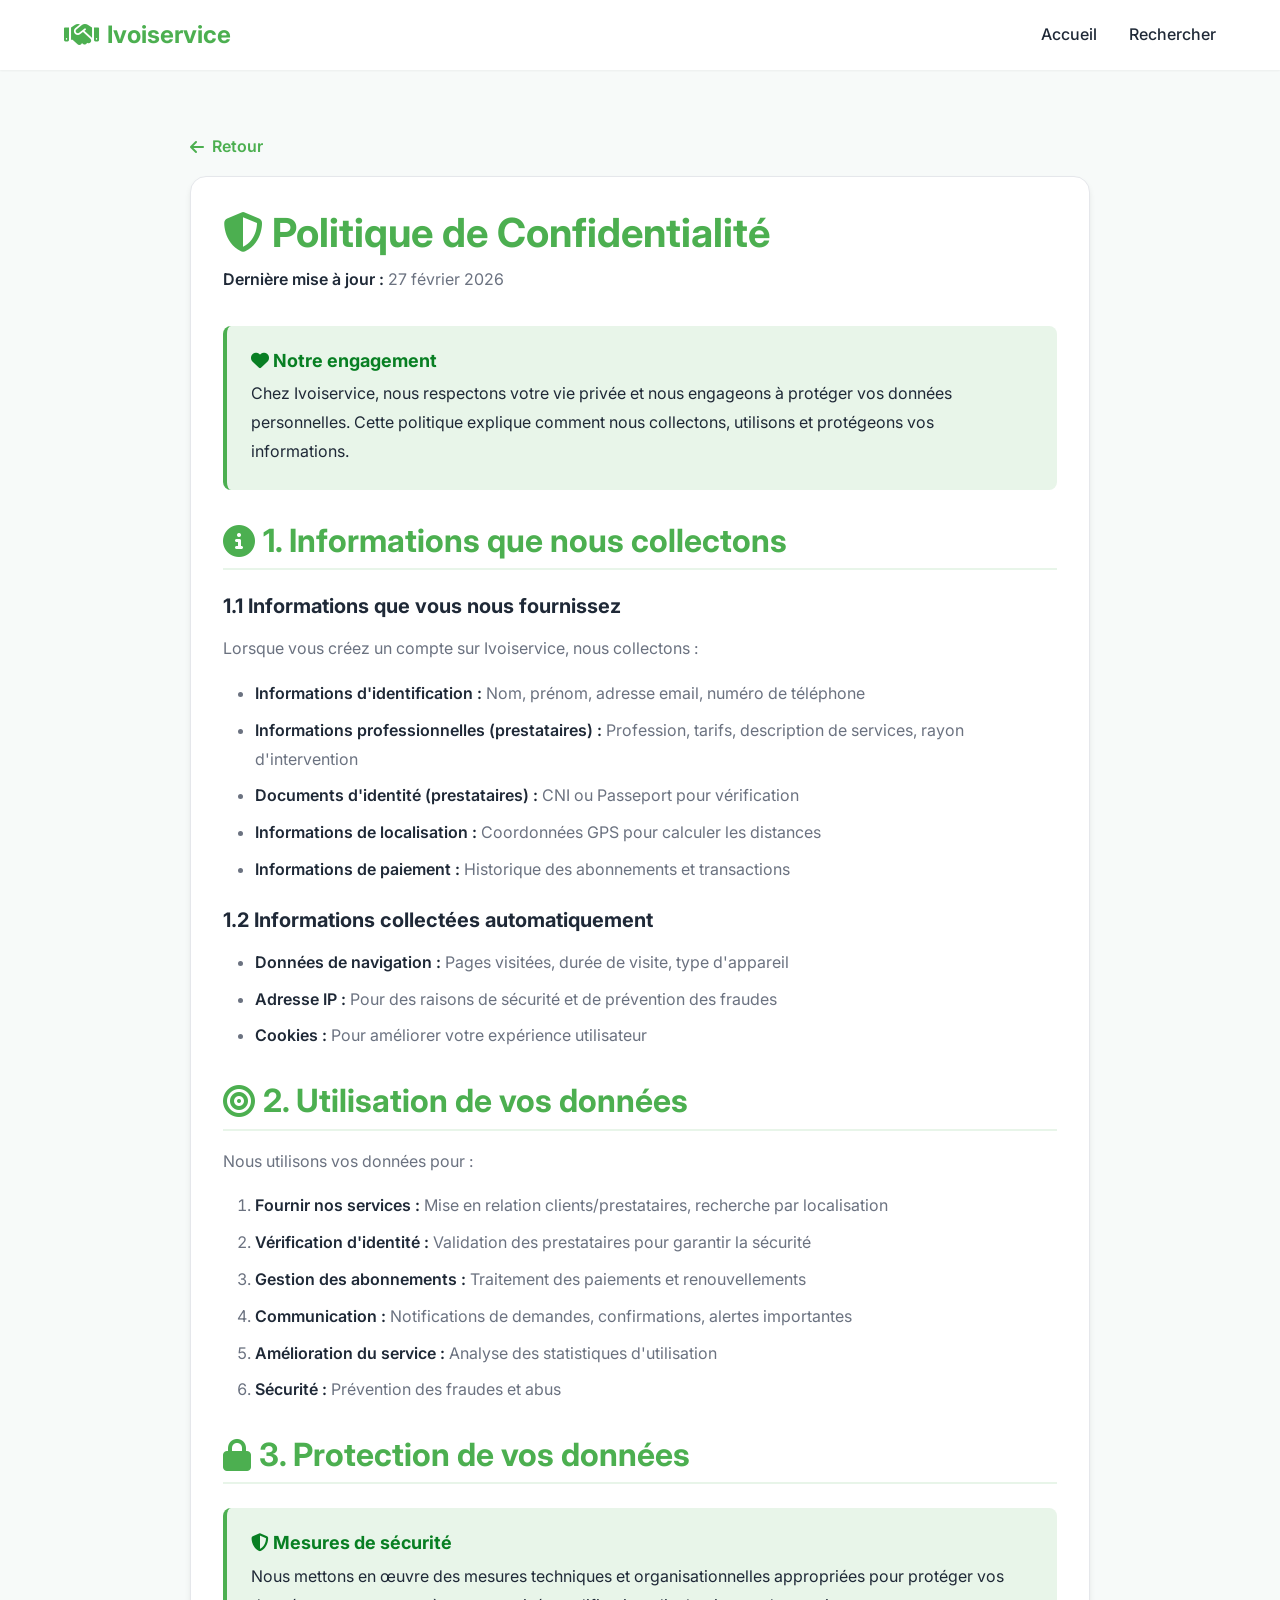
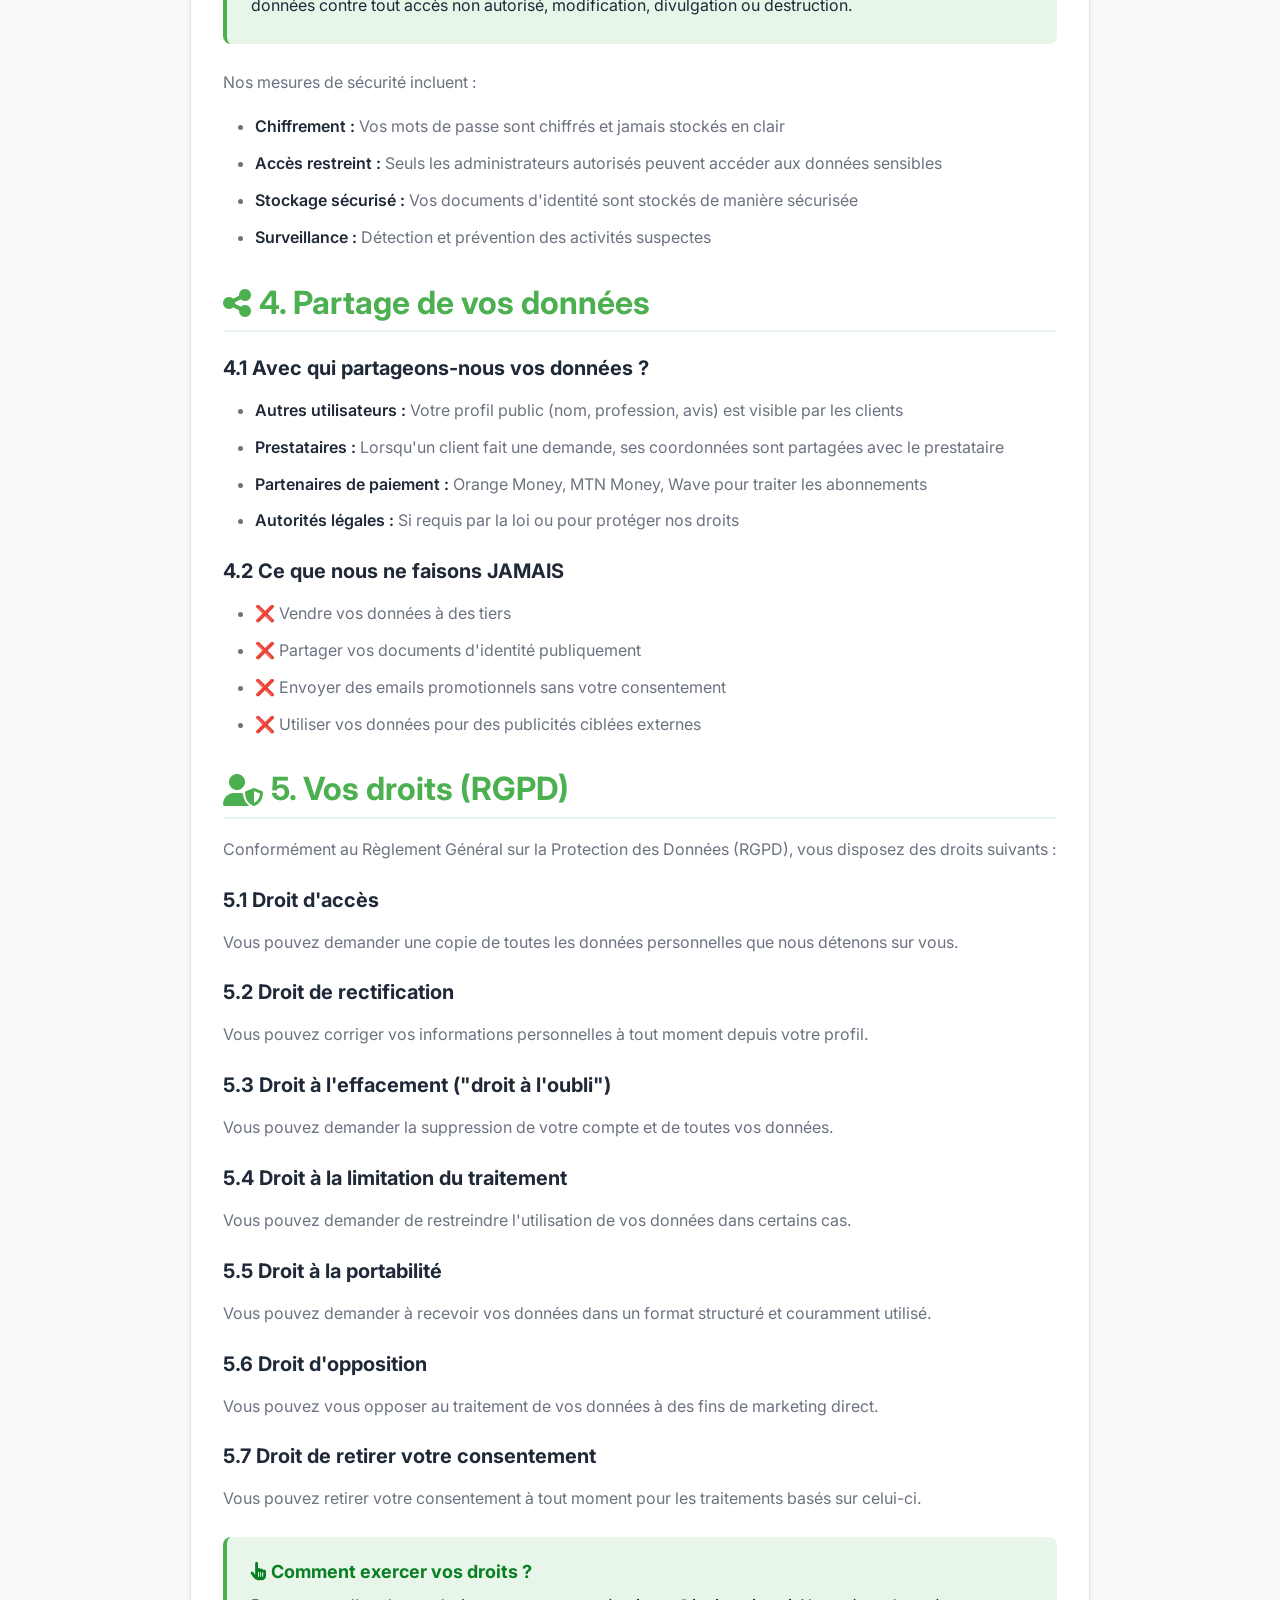
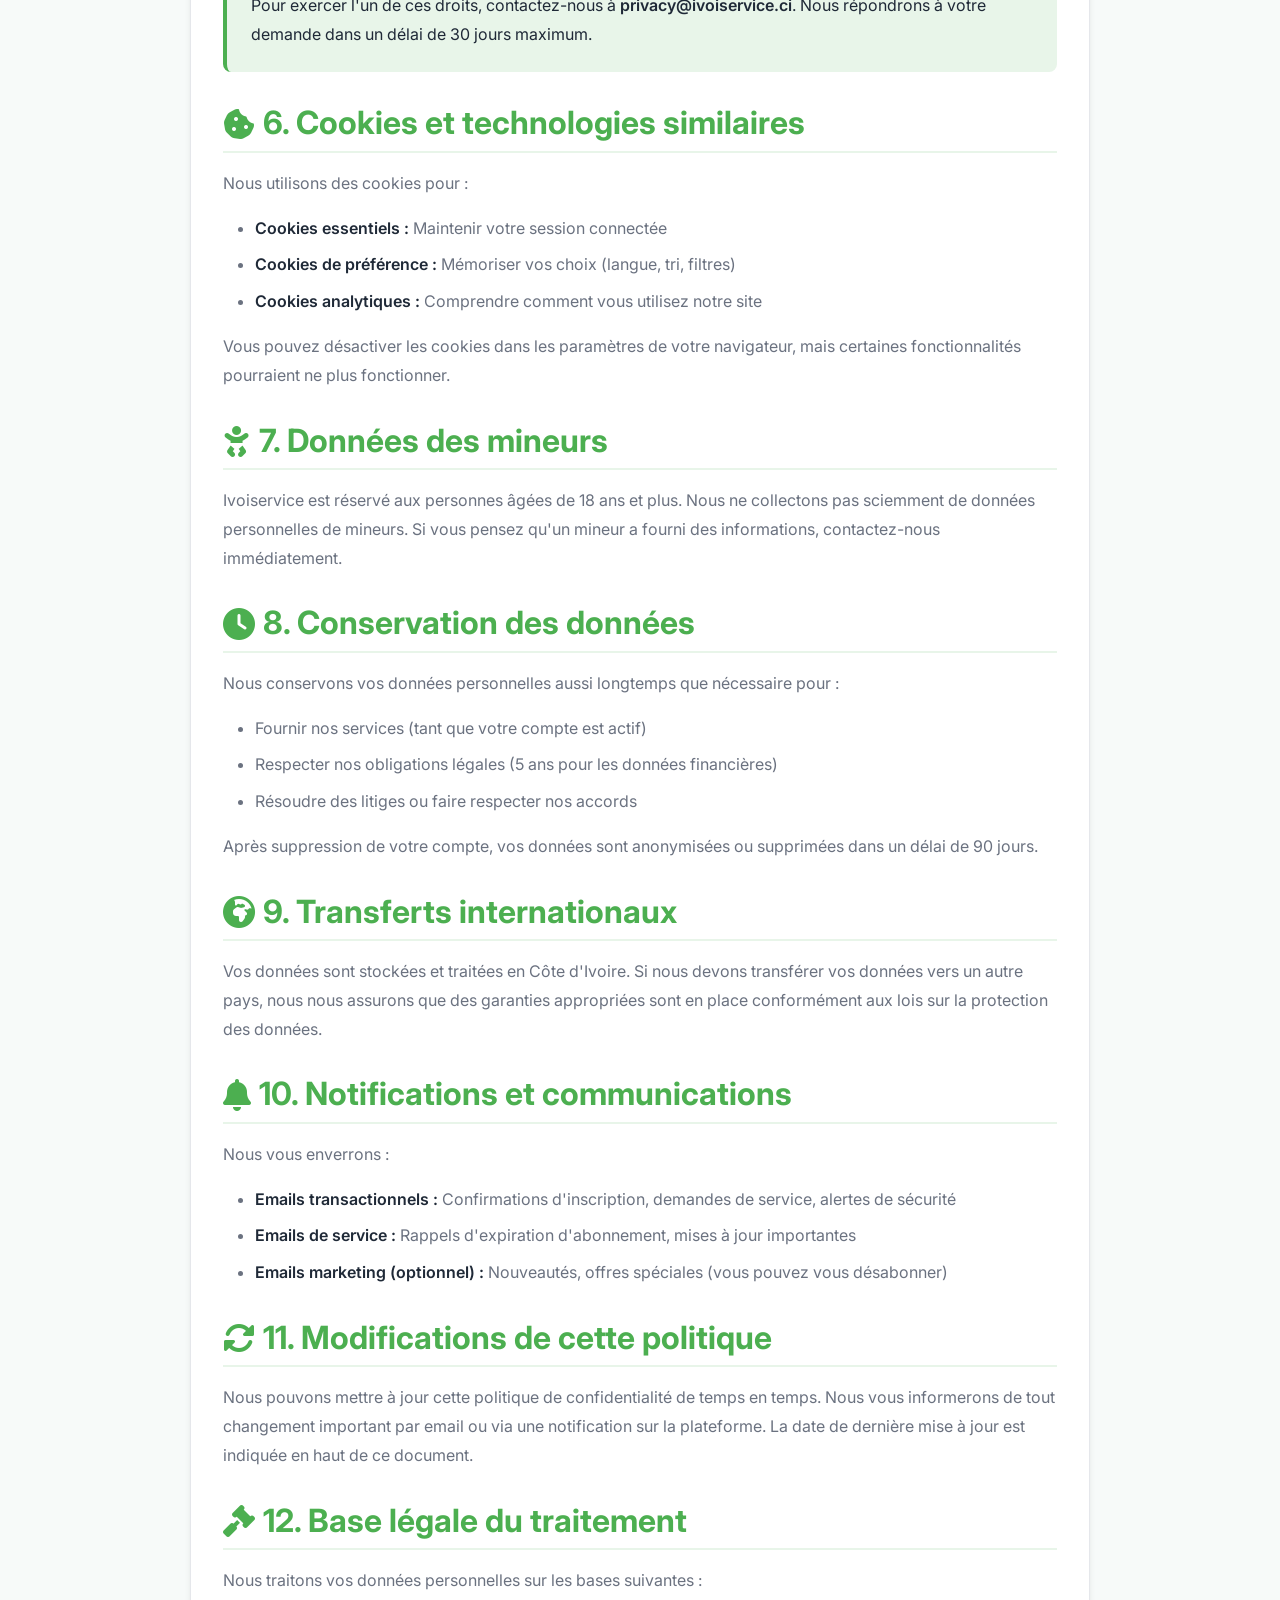
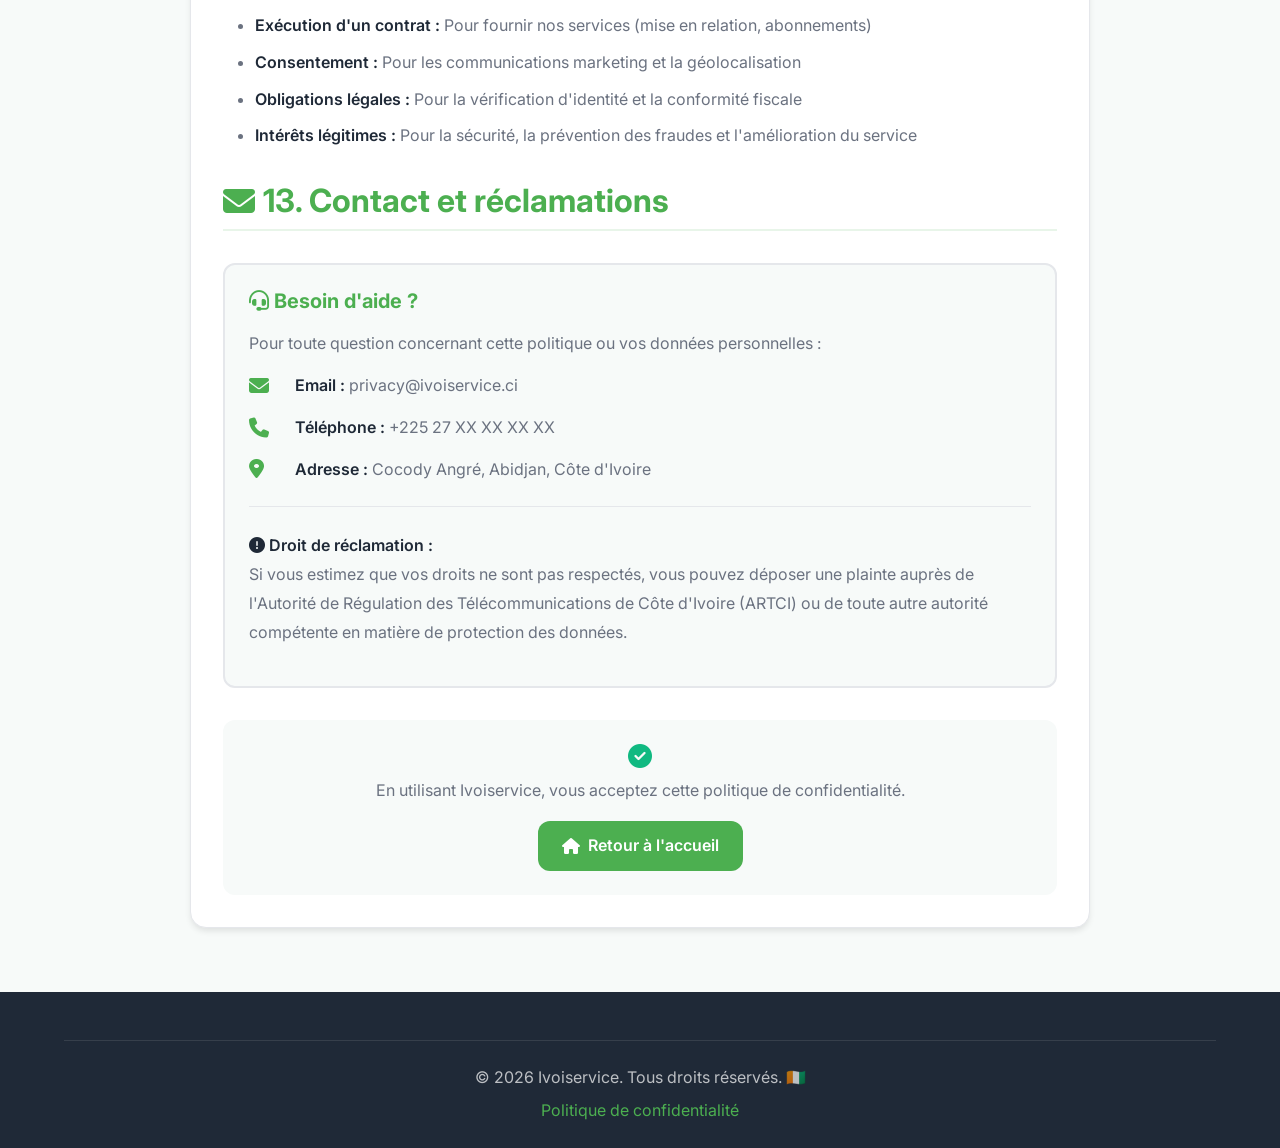
<file: privacy.html>
<!DOCTYPE html>
<html lang="fr">
<head>
  <meta charset="UTF-8">
  <meta name="viewport" content="width=device-width, initial-scale=1.0">
  <title>Politique de Confidentialité - Ivoiservice</title>
  <link rel="icon" type="image/svg+xml" href="data:image/svg+xml,<svg xmlns='http://www.w3.org/2000/svg' viewBox='0 0 100 100'><text y='.9em' font-size='90'>🇨🇮</text></svg>">
  <link href="https://fonts.googleapis.com/css2?family=Inter:wght@300;400;500;600;700;800&display=swap" rel="stylesheet">
  <link rel="stylesheet" href="https://cdn.jsdelivr.net/npm/@fortawesome/fontawesome-free@6.4.0/css/all.min.css">
  <link rel="stylesheet" href="css/style.css">
  <link rel="stylesheet" href="css/responsive.css">
  
  <style>
    .back-btn {
      display: inline-flex;
      align-items: center;
      gap: 0.5rem;
      color: var(--primary);
      font-weight: 600;
      margin-bottom: 1rem;
      transition: all 0.3s;
    }
    
    .back-btn:hover {
      gap: 0.75rem;
    }
    
    .legal-content {
      max-width: 900px;
      margin: 0 auto;
    }
    
    .legal-content h2 {
      color: var(--primary);
      margin: 2rem 0 1rem;
      padding-bottom: 0.5rem;
      border-bottom: 2px solid var(--primary-soft);
      display: flex;
      align-items: center;
      gap: 0.5rem;
    }
    
    .legal-content h3 {
      color: var(--text);
      margin: 1.5rem 0 1rem;
      font-size: 1.25rem;
    }
    
    .legal-content p {
      color: var(--text-light);
      line-height: 1.8;
      margin-bottom: 1rem;
    }
    
    .legal-content ul, .legal-content ol {
      color: var(--text-light);
      line-height: 1.8;
      margin: 1rem 0 1rem 2rem;
    }
    
    .legal-content li {
      margin-bottom: 0.5rem;
    }
    
    .legal-content strong {
      color: var(--text);
      font-weight: 600;
    }
    
    .highlight-box {
      background: var(--primary-soft);
      border-left: 4px solid var(--primary);
      padding: 1.5rem;
      border-radius: var(--radius-md);
      margin: 1.5rem 0;
    }
    
    .highlight-box h4 {
      color: var(--primary-dark);
      margin: 0 0 0.5rem;
      font-size: 1.125rem;
    }
    
    .highlight-box p {
      margin: 0;
      color: var(--text);
    }
    
    .contact-card {
      background: var(--background);
      padding: 1.5rem;
      border-radius: var(--radius-lg);
      margin-top: 2rem;
      border: 2px solid var(--border);
    }
    
    .contact-card h3 {
      margin-top: 0;
      color: var(--primary);
    }
    
    .contact-item {
      display: flex;
      align-items: center;
      gap: 1rem;
      margin: 1rem 0;
      color: var(--text-light);
    }
    
    .contact-item i {
      color: var(--primary);
      font-size: 1.25rem;
      width: 30px;
    }
  </style>
</head>
<body>
  <header class="header">
    <div class="container">
      <nav class="navbar">
        <a href="index.html" class="logo">
          <i class="fas fa-handshake"></i>
          <span>Ivoiservice</span>
        </a>
        <ul class="nav-links">
          <li><a href="index.html">Accueil</a></li>
          <li><a href="search.html">Rechercher</a></li>
        </ul>
      </nav>
    </div>
  </header>

  <section class="services">
    <div class="container">
      <div class="legal-content">
        <!-- Bouton Retour -->
        <a href="javascript:history.back()" class="back-btn">
          <i class="fas fa-arrow-left"></i>
          Retour
        </a>
        
        <div class="card">
          <h1 style="color: var(--primary); margin-bottom: 0.5rem;">
            <i class="fas fa-shield-alt"></i> Politique de Confidentialité
          </h1>
          <p style="color: var(--text-light); margin-bottom: 2rem;">
            <strong>Dernière mise à jour :</strong> 27 février 2026
          </p>
          
          <div class="highlight-box">
            <h4><i class="fas fa-heart"></i> Notre engagement</h4>
            <p>
              Chez Ivoiservice, nous respectons votre vie privée et nous engageons à protéger vos données personnelles. 
              Cette politique explique comment nous collectons, utilisons et protégeons vos informations.
            </p>
          </div>

          <h2><i class="fas fa-info-circle"></i> 1. Informations que nous collectons</h2>
          
          <h3>1.1 Informations que vous nous fournissez</h3>
          <p>Lorsque vous créez un compte sur Ivoiservice, nous collectons :</p>
          <ul>
            <li><strong>Informations d'identification :</strong> Nom, prénom, adresse email, numéro de téléphone</li>
            <li><strong>Informations professionnelles (prestataires) :</strong> Profession, tarifs, description de services, rayon d'intervention</li>
            <li><strong>Documents d'identité (prestataires) :</strong> CNI ou Passeport pour vérification</li>
            <li><strong>Informations de localisation :</strong> Coordonnées GPS pour calculer les distances</li>
            <li><strong>Informations de paiement :</strong> Historique des abonnements et transactions</li>
          </ul>

          <h3>1.2 Informations collectées automatiquement</h3>
          <ul>
            <li><strong>Données de navigation :</strong> Pages visitées, durée de visite, type d'appareil</li>
            <li><strong>Adresse IP :</strong> Pour des raisons de sécurité et de prévention des fraudes</li>
            <li><strong>Cookies :</strong> Pour améliorer votre expérience utilisateur</li>
          </ul>

          <h2><i class="fas fa-bullseye"></i> 2. Utilisation de vos données</h2>
          
          <p>Nous utilisons vos données pour :</p>
          <ol>
            <li><strong>Fournir nos services :</strong> Mise en relation clients/prestataires, recherche par localisation</li>
            <li><strong>Vérification d'identité :</strong> Validation des prestataires pour garantir la sécurité</li>
            <li><strong>Gestion des abonnements :</strong> Traitement des paiements et renouvellements</li>
            <li><strong>Communication :</strong> Notifications de demandes, confirmations, alertes importantes</li>
            <li><strong>Amélioration du service :</strong> Analyse des statistiques d'utilisation</li>
            <li><strong>Sécurité :</strong> Prévention des fraudes et abus</li>
          </ol>

          <h2><i class="fas fa-lock"></i> 3. Protection de vos données</h2>
          
          <div class="highlight-box">
            <h4><i class="fas fa-shield-alt"></i> Mesures de sécurité</h4>
            <p>
              Nous mettons en œuvre des mesures techniques et organisationnelles appropriées pour protéger 
              vos données contre tout accès non autorisé, modification, divulgation ou destruction.
            </p>
          </div>

          <p>Nos mesures de sécurité incluent :</p>
          <ul>
            <li><strong>Chiffrement :</strong> Vos mots de passe sont chiffrés et jamais stockés en clair</li>
            <li><strong>Accès restreint :</strong> Seuls les administrateurs autorisés peuvent accéder aux données sensibles</li>
            <li><strong>Stockage sécurisé :</strong> Vos documents d'identité sont stockés de manière sécurisée</li>
            <li><strong>Surveillance :</strong> Détection et prévention des activités suspectes</li>
          </ul>

          <h2><i class="fas fa-share-alt"></i> 4. Partage de vos données</h2>
          
          <h3>4.1 Avec qui partageons-nous vos données ?</h3>
          <ul>
            <li><strong>Autres utilisateurs :</strong> Votre profil public (nom, profession, avis) est visible par les clients</li>
            <li><strong>Prestataires :</strong> Lorsqu'un client fait une demande, ses coordonnées sont partagées avec le prestataire</li>
            <li><strong>Partenaires de paiement :</strong> Orange Money, MTN Money, Wave pour traiter les abonnements</li>
            <li><strong>Autorités légales :</strong> Si requis par la loi ou pour protéger nos droits</li>
          </ul>

          <h3>4.2 Ce que nous ne faisons JAMAIS</h3>
          <ul>
            <li>❌ Vendre vos données à des tiers</li>
            <li>❌ Partager vos documents d'identité publiquement</li>
            <li>❌ Envoyer des emails promotionnels sans votre consentement</li>
            <li>❌ Utiliser vos données pour des publicités ciblées externes</li>
          </ul>

          <h2><i class="fas fa-user-shield"></i> 5. Vos droits (RGPD)</h2>
          
          <p>Conformément au Règlement Général sur la Protection des Données (RGPD), vous disposez des droits suivants :</p>
          
          <h3>5.1 Droit d'accès</h3>
          <p>Vous pouvez demander une copie de toutes les données personnelles que nous détenons sur vous.</p>

          <h3>5.2 Droit de rectification</h3>
          <p>Vous pouvez corriger vos informations personnelles à tout moment depuis votre profil.</p>

          <h3>5.3 Droit à l'effacement ("droit à l'oubli")</h3>
          <p>Vous pouvez demander la suppression de votre compte et de toutes vos données.</p>

          <h3>5.4 Droit à la limitation du traitement</h3>
          <p>Vous pouvez demander de restreindre l'utilisation de vos données dans certains cas.</p>

          <h3>5.5 Droit à la portabilité</h3>
          <p>Vous pouvez demander à recevoir vos données dans un format structuré et couramment utilisé.</p>

          <h3>5.6 Droit d'opposition</h3>
          <p>Vous pouvez vous opposer au traitement de vos données à des fins de marketing direct.</p>

          <h3>5.7 Droit de retirer votre consentement</h3>
          <p>Vous pouvez retirer votre consentement à tout moment pour les traitements basés sur celui-ci.</p>

          <div class="highlight-box">
            <h4><i class="fas fa-hand-pointer"></i> Comment exercer vos droits ?</h4>
            <p>
              Pour exercer l'un de ces droits, contactez-nous à <strong>privacy@ivoiservice.ci</strong>. 
              Nous répondrons à votre demande dans un délai de 30 jours maximum.
            </p>
          </div>

          <h2><i class="fas fa-cookie-bite"></i> 6. Cookies et technologies similaires</h2>
          
          <p>Nous utilisons des cookies pour :</p>
          <ul>
            <li><strong>Cookies essentiels :</strong> Maintenir votre session connectée</li>
            <li><strong>Cookies de préférence :</strong> Mémoriser vos choix (langue, tri, filtres)</li>
            <li><strong>Cookies analytiques :</strong> Comprendre comment vous utilisez notre site</li>
          </ul>
          
          <p>Vous pouvez désactiver les cookies dans les paramètres de votre navigateur, mais certaines fonctionnalités pourraient ne plus fonctionner.</p>

          <h2><i class="fas fa-baby"></i> 7. Données des mineurs</h2>
          
          <p>
            Ivoiservice est réservé aux personnes âgées de 18 ans et plus. Nous ne collectons pas sciemment 
            de données personnelles de mineurs. Si vous pensez qu'un mineur a fourni des informations, 
            contactez-nous immédiatement.
          </p>

          <h2><i class="fas fa-clock"></i> 8. Conservation des données</h2>
          
          <p>Nous conservons vos données personnelles aussi longtemps que nécessaire pour :</p>
          <ul>
            <li>Fournir nos services (tant que votre compte est actif)</li>
            <li>Respecter nos obligations légales (5 ans pour les données financières)</li>
            <li>Résoudre des litiges ou faire respecter nos accords</li>
          </ul>
          
          <p>Après suppression de votre compte, vos données sont anonymisées ou supprimées dans un délai de 90 jours.</p>

          <h2><i class="fas fa-globe-africa"></i> 9. Transferts internationaux</h2>
          
          <p>
            Vos données sont stockées et traitées en Côte d'Ivoire. Si nous devons transférer vos données 
            vers un autre pays, nous nous assurons que des garanties appropriées sont en place conformément 
            aux lois sur la protection des données.
          </p>

          <h2><i class="fas fa-bell"></i> 10. Notifications et communications</h2>
          
          <p>Nous vous enverrons :</p>
          <ul>
            <li><strong>Emails transactionnels :</strong> Confirmations d'inscription, demandes de service, alertes de sécurité</li>
            <li><strong>Emails de service :</strong> Rappels d'expiration d'abonnement, mises à jour importantes</li>
            <li><strong>Emails marketing (optionnel) :</strong> Nouveautés, offres spéciales (vous pouvez vous désabonner)</li>
          </ul>

          <h2><i class="fas fa-sync-alt"></i> 11. Modifications de cette politique</h2>
          
          <p>
            Nous pouvons mettre à jour cette politique de confidentialité de temps en temps. Nous vous informerons 
            de tout changement important par email ou via une notification sur la plateforme. La date de dernière 
            mise à jour est indiquée en haut de ce document.
          </p>

          <h2><i class="fas fa-gavel"></i> 12. Base légale du traitement</h2>
          
          <p>Nous traitons vos données personnelles sur les bases suivantes :</p>
          <ul>
            <li><strong>Exécution d'un contrat :</strong> Pour fournir nos services (mise en relation, abonnements)</li>
            <li><strong>Consentement :</strong> Pour les communications marketing et la géolocalisation</li>
            <li><strong>Obligations légales :</strong> Pour la vérification d'identité et la conformité fiscale</li>
            <li><strong>Intérêts légitimes :</strong> Pour la sécurité, la prévention des fraudes et l'amélioration du service</li>
          </ul>

          <h2><i class="fas fa-envelope"></i> 13. Contact et réclamations</h2>
          
          <div class="contact-card">
            <h3><i class="fas fa-headset"></i> Besoin d'aide ?</h3>
            <p>Pour toute question concernant cette politique ou vos données personnelles :</p>
            
            <div class="contact-item">
              <i class="fas fa-envelope"></i>
              <div>
                <strong>Email :</strong> privacy@ivoiservice.ci
              </div>
            </div>
            
            <div class="contact-item">
              <i class="fas fa-phone"></i>
              <div>
                <strong>Téléphone :</strong> +225 27 XX XX XX XX
              </div>
            </div>
            
            <div class="contact-item">
              <i class="fas fa-map-marker-alt"></i>
              <div>
                <strong>Adresse :</strong> Cocody Angré, Abidjan, Côte d'Ivoire
              </div>
            </div>
            
            <p style="margin-top: 1.5rem; padding-top: 1.5rem; border-top: 1px solid var(--border);">
              <strong><i class="fas fa-exclamation-circle"></i> Droit de réclamation :</strong><br>
              Si vous estimez que vos droits ne sont pas respectés, vous pouvez déposer une plainte auprès de 
              l'Autorité de Régulation des Télécommunications de Côte d'Ivoire (ARTCI) ou de toute autre 
              autorité compétente en matière de protection des données.
            </p>
          </div>

          <div style="margin-top: 2rem; padding: 1.5rem; background: var(--background); border-radius: var(--radius-lg); text-align: center;">
            <p style="margin: 0; color: var(--text-light);">
              <i class="fas fa-check-circle" style="color: var(--success); font-size: 1.5rem; display: block; margin-bottom: 0.5rem;"></i>
              En utilisant Ivoiservice, vous acceptez cette politique de confidentialité.
            </p>
            <a href="index.html" class="btn btn-primary" style="margin-top: 1rem;">
              <i class="fas fa-home"></i> Retour à l'accueil
            </a>
          </div>
        </div>
      </div>
    </div>
  </section>

  <footer class="footer">
    <div class="container">
      <div class="footer-bottom">
        <p>&copy; 2026 Ivoiservice. Tous droits réservés. 🇨🇮</p>
        <p style="margin-top: 0.5rem;">
          <a href="privacy.html" style="color: var(--primary);">Politique de confidentialité</a>
        </p>
      </div>
    </div>
  </footer>

  <script src="js/utils.js"></script>
</body>
</html>
</file>
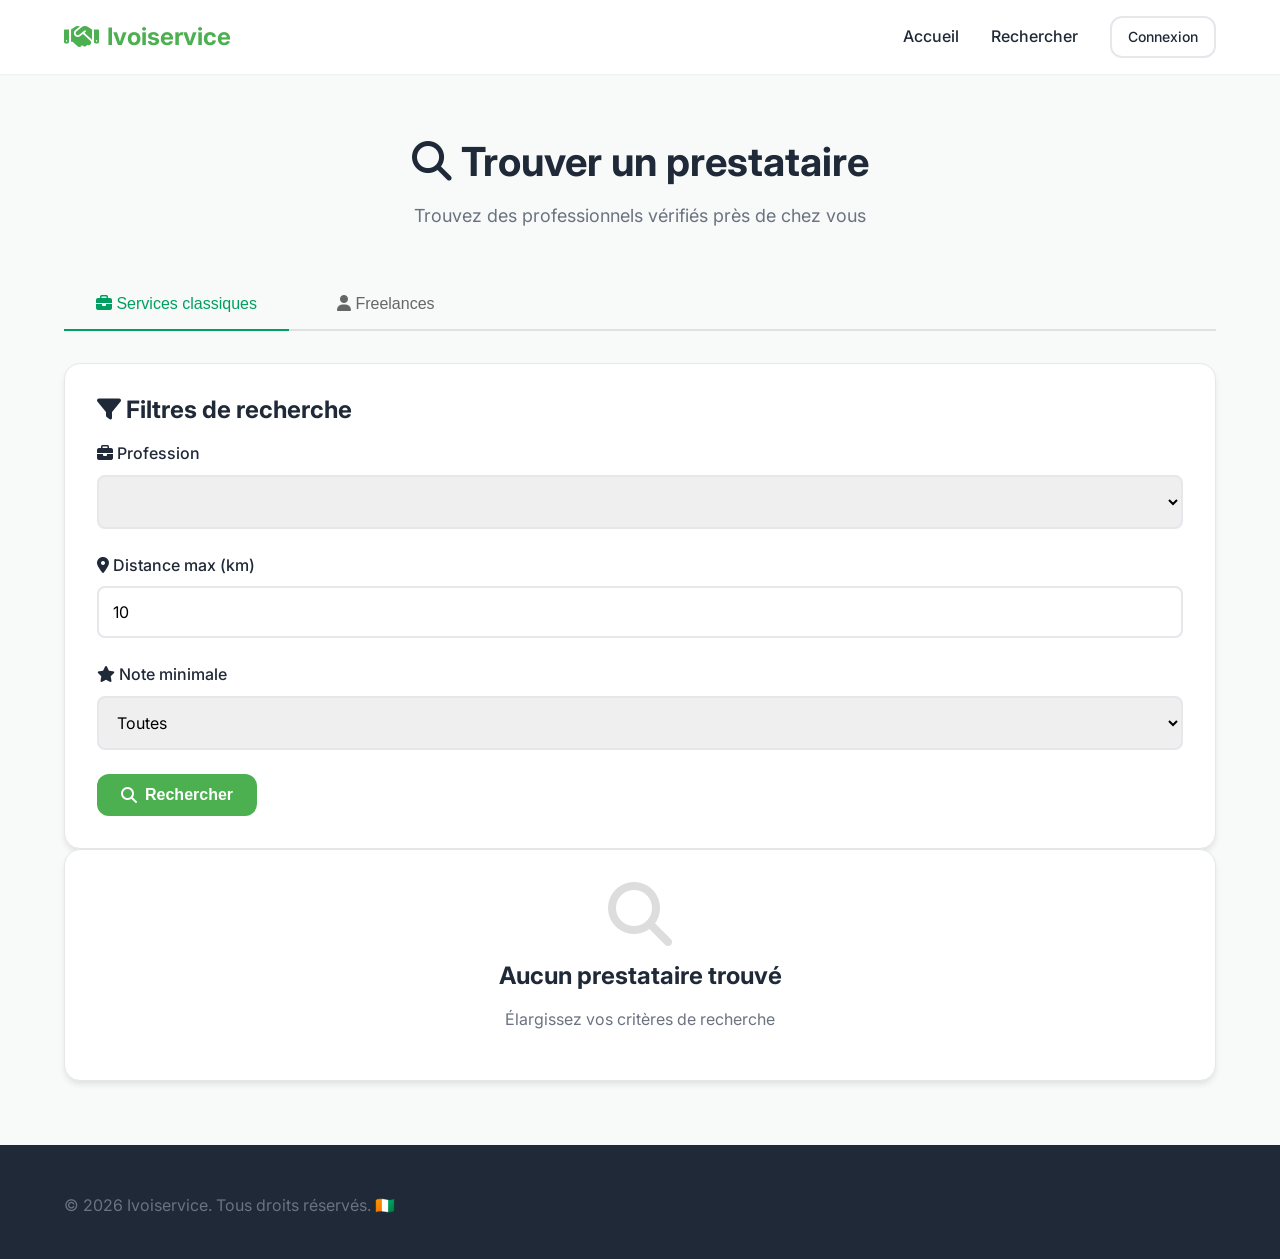
<file: provider-profile.html>
<!DOCTYPE html>
<html lang="fr">
<head>
  <meta charset="UTF-8">
  <meta name="viewport" content="width=device-width, initial-scale=1.0">
  <title>Profil Prestataire - Ivoiservice</title>
  <link rel="icon" type="image/svg+xml" href="data:image/svg+xml,<svg xmlns='http://www.w3.org/2000/svg' viewBox='0 0 100 100'><text y='.9em' font-size='90'>🇨🇮</text></svg>">
  <link href="https://fonts.googleapis.com/css2?family=Inter:wght@300;400;500;600;700;800&display=swap" rel="stylesheet">
  <link rel="stylesheet" href="https://cdn.jsdelivr.net/npm/@fortawesome/fontawesome-free@6.4.0/css/all.min.css">
  <link rel="stylesheet" href="css/style.css">
  <link rel="stylesheet" href="css/responsive.css">
  <style>
    .photo-gallery {
      display: grid;
      grid-template-columns: repeat(auto-fill, minmax(200px, 1fr));
      gap: 1rem;
      margin-top: 1rem;
    }
    
    .photo-item {
      position: relative;
      aspect-ratio: 1;
      border-radius: var(--radius-md);
      overflow: hidden;
      border: 2px solid var(--border);
      cursor: pointer;
      transition: all 0.3s ease;
    }
    
    .photo-item:hover {
      transform: scale(1.05);
      box-shadow: var(--shadow-md);
    }
    
    .photo-item img {
      width: 100%;
      height: 100%;
      object-fit: cover;
    }
    
    .photo-modal {
      display: none;
      position: fixed;
      top: 0;
      left: 0;
      right: 0;
      bottom: 0;
      background: rgba(0, 0, 0, 0.95);
      z-index: 10000;
      align-items: center;
      justify-content: center;
      padding: 2rem;
    }
    
    .photo-modal.active {
      display: flex;
    }
    
    .photo-modal img {
      max-width: 90%;
      max-height: 90vh;
      border-radius: var(--radius-lg);
    }
    
    .photo-modal .close-btn {
      position: absolute;
      top: 2rem;
      right: 2rem;
      width: 48px;
      height: 48px;
      border-radius: 50%;
      background: white;
      border: none;
      font-size: 1.5rem;
      cursor: pointer;
      display: flex;
      align-items: center;
      justify-content: center;
    }
  </style>
</head>
<body>
  <header class="header">
    <div class="container">
      <nav class="navbar">
        <a href="index.html" class="logo">
          <i class="fas fa-handshake"></i>
          <span>Ivoiservice</span>
        </a>
        <ul class="nav-links">
          <li><a href="search.html"><i class="fas fa-arrow-left"></i> Retour à la recherche</a></li>
        </ul>
      </nav>
    </div>
  </header>

  <section class="services">
    <div class="container">
      <div style="max-width: 900px; margin: 0 auto;">
        <div id="providerContent"></div>
      </div>
    </div>
  </section>

  <footer class="footer">
    <div class="container">
      <div class="footer-bottom">
        <p>&copy; 2026 Ivoiservice. Tous droits réservés. 🇨🇮</p>
      </div>
    </div>
  </footer>

  <div class="modal" id="contactModal">
    <div class="modal-content">
      <button class="modal-close" onclick="closeContactModal()"><i class="fas fa-times"></i></button>
      <h2 style="margin-bottom: 1rem;"><i class="fas fa-paper-plane text-primary"></i> Demander un service</h2>
      <div class="form-group">
        <label class="form-label">Décrivez votre besoin</label>
        <textarea id="serviceDescription" class="form-input" rows="5" placeholder="Exemple : J'ai besoin d'un plombier pour réparer une fuite dans ma salle de bain..."></textarea>
      </div>
      <button onclick="sendServiceRequest()" class="btn btn-primary btn-full">
        <i class="fas fa-paper-plane"></i> Envoyer la demande
      </button>
    </div>
  </div>

  <!-- Modal pour afficher photo en grand -->
  <div class="photo-modal" id="photoModal">
    <button class="close-btn" onclick="closePhotoModal()">
      <i class="fas fa-times"></i>
    </button>
    <img id="modalImage" src="" alt="Photo">
  </div>

  <script src="js/utils.js"></script>
  <script src="js/auth.js"></script>
  <script src="js/search.js"></script>
  <script src="js/subscription.js"></script>
  <script>
    const urlParams = new URLSearchParams(window.location.search);
    const providerId = urlParams.get('id');
    
    if (!providerId) {
      window.location.href = 'search.html';
    } else {
      loadProviderProfile();
    }
    
    function loadProviderProfile() {
      const provider = Search.getProviderById(providerId);
      
      if (!provider) {
        document.getElementById('providerContent').innerHTML = `
          <div class="alert alert-error">Prestataire non trouvé</div>
        `;
        return;
      }
      
      const professionIcon = Utils.PROFESSION_ICONS[provider.profession] || 'fa-briefcase';
      const professionName = Utils.PROFESSIONS[provider.profession];
      
      document.getElementById('providerContent').innerHTML = `
        <div class="card">
          <div style="display: flex; align-items: flex-start; gap: 2rem; flex-wrap: wrap;">
            <div style="flex: 0 0 150px; height: 150px; background: linear-gradient(135deg, var(--primary-soft) 0%, var(--primary) 100%); border-radius: var(--radius-lg); display: flex; align-items: center; justify-content: center; color: white; font-size: 4rem;">
              <i class="fas ${professionIcon}"></i>
            </div>
            <div style="flex: 1; min-width: 250px;">
              <h1 style="font-size: 2rem; margin-bottom: 0.5rem;">
                ${provider.firstName} ${provider.lastName}
                ${provider.isVerified ? '<i class="fas fa-check-circle" style="color: var(--success); font-size: 1.5rem;" title="Identité vérifiée"></i>' : ''}
              </h1>
              <p style="font-size: 1.25rem; color: var(--primary); font-weight: 600; margin-bottom: 1rem;">
                <i class="fas ${professionIcon}"></i> ${professionName}
              </p>
              <div style="display: flex; align-items: center; gap: 0.5rem; margin-bottom: 1rem;">
                ${Utils.generateStars(provider.rating || 0)}
                <span style="font-weight: 600;">${(provider.rating || 0).toFixed(1)}</span>
                <span style="color: var(--text-light);">(${provider.reviewCount || 0} avis)</span>
              </div>
              <div style="display: flex; gap: 1.5rem; flex-wrap: wrap;">
                <span><i class="fas fa-map-marker-alt text-primary"></i> Rayon ${provider.radius} km</span>
                <span><i class="fas fa-money-bill-wave text-primary"></i> ${Utils.formatPrice(provider.basePrice)}</span>
                <span><i class="fas fa-phone text-primary"></i> ${Utils.formatPhoneNumber(provider.phone)}</span>
              </div>
            </div>
          </div>
          
          <div style="margin-top: 2rem; padding-top: 2rem; border-top: 1px solid var(--border);">
            <h3 style="margin-bottom: 1rem;"><i class="fas fa-info-circle text-primary"></i> Description</h3>
            <p style="color: var(--text-light); line-height: 1.8;">
              ${provider.description || 'Aucune description disponible.'}
            </p>
          </div>
          
          ${provider.photos && provider.photos.filter(p => p.status === 'APPROVED').length > 0 ? `
            <div style="margin-top: 2rem; padding-top: 2rem; border-top: 1px solid var(--border);">
              <h3 style="margin-bottom: 1rem;"><i class="fas fa-camera text-primary"></i> Photos de réalisations (${provider.photos.filter(p => p.status === 'APPROVED').length})</h3>
              <div class="photo-gallery">
                ${provider.photos.filter(p => p.status === 'APPROVED').map(photo => `
                  <div class="photo-item" onclick='openPhotoModal("${photo.url}")'>
                    <img src="${photo.url}" alt="Réalisation">
                  </div>
                `).join('')}
              </div>
            </div>
          ` : ''}
          
          <div style="margin-top: 2rem;">
            <button onclick="openContactModal()" class="btn btn-primary btn-lg btn-full">
              <i class="fas fa-paper-plane"></i> Demander un service
            </button>
          </div>
        </div>
        
        <div class="card mt-lg">
          <h3 style="margin-bottom: 1.5rem;"><i class="fas fa-star text-warning"></i> Avis clients</h3>
          <div id="reviewsList"></div>
        </div>
      `;
      
      loadReviews();
    }
    
    function loadReviews() {
      const reviews = Search.getProviderReviews(providerId);
      const reviewsList = document.getElementById('reviewsList');
      
      if (reviews.length === 0) {
        reviewsList.innerHTML = '<p class="text-light text-center">Aucun avis pour le moment</p>';
        return;
      }
      
      reviewsList.innerHTML = reviews.map(review => `
        <div style="padding: 1.5rem; border-bottom: 1px solid var(--border);">
          <div style="display: flex; justify-content: space-between; margin-bottom: 0.5rem;">
            <strong>${review.clientName}</strong>
            <span class="text-light">${Utils.formatDate(review.createdAt)}</span>
          </div>
          <div style="margin-bottom: 0.5rem;">
            ${Utils.generateStars(review.rating)}
          </div>
          <p style="color: var(--text-light);">${review.comment}</p>
        </div>
      `).join('');
    }
    
    function openContactModal() {
      if (!Utils.Session.isLoggedIn()) {
        Utils.showToast('Vous devez être connecté', 'error');
        setTimeout(() => window.location.href = 'login.html', 1000);
        return;
      }
      
      const user = Utils.Session.getCurrentUser();
      if (user.role !== 'CLIENT') {
        Utils.showToast('Seuls les clients peuvent contacter des prestataires', 'error');
        return;
      }
      
      if (!Auth.hasActiveSubscription(user.id)) {
        Utils.showToast('Vous devez avoir un abonnement actif', 'warning');
        setTimeout(() => window.location.href = 'subscription.html', 1500);
        return;
      }
      
      document.getElementById('contactModal').classList.add('show');
    }
    
    function closeContactModal() {
      document.getElementById('contactModal').classList.remove('show');
    }
    
    function sendServiceRequest() {
      const description = document.getElementById('serviceDescription').value.trim();
      
      if (!description) {
        Utils.showToast('Veuillez décrire votre besoin', 'error');
        return;
      }
      
      const result = Search.createServiceRequest(providerId, description);
      
      if (result.success) {
        Utils.showToast('Demande envoyée avec succès !', 'success');
        closeContactModal();
        document.getElementById('serviceDescription').value = '';
      } else if (result.requireSubscription) {
        Utils.showToast(result.message, 'warning');
        setTimeout(() => window.location.href = 'subscription.html', 1500);
      } else {
        Utils.showToast(result.message, 'error');
      }
    }
    
    function openPhotoModal(url) {
      document.getElementById('modalImage').src = url;
      document.getElementById('photoModal').classList.add('active');
    }
    
    function closePhotoModal() {
      document.getElementById('photoModal').classList.remove('active');
    }
    
    // Fermer le modal en cliquant en dehors
    document.getElementById('photoModal').addEventListener('click', (e) => {
      if (e.target.id === 'photoModal') {
        closePhotoModal();
      }
    });
  </script>
</body>
</html>
</file>
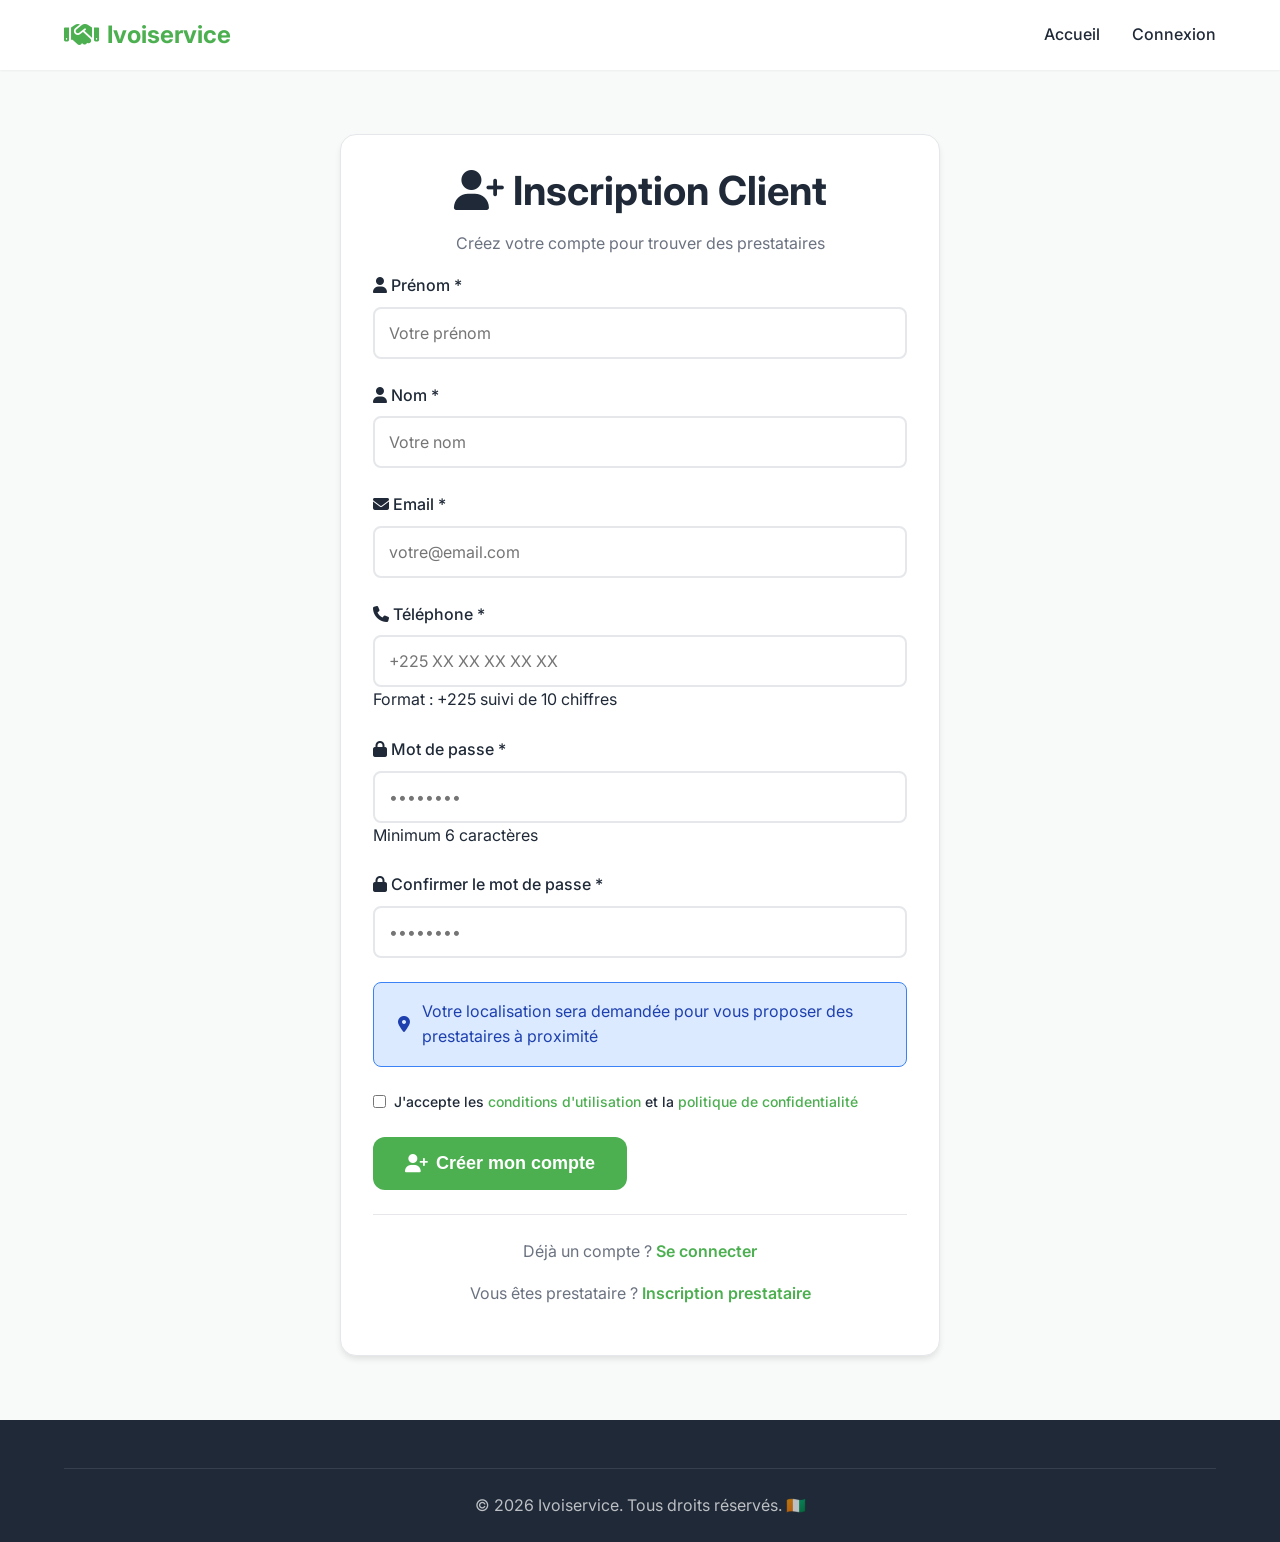
<file: register-client.html>
<!DOCTYPE html>
<html lang="fr">
<head>
  <meta charset="UTF-8">
  <meta name="viewport" content="width=device-width, initial-scale=1.0">
  <title>Inscription Client - Ivoiservice</title>
  
  <!-- Favicon -->
  <link rel="icon" type="image/svg+xml" href="data:image/svg+xml,<svg xmlns='http://www.w3.org/2000/svg' viewBox='0 0 100 100'><text y='.9em' font-size='90'>🇨🇮</text></svg>">
  
  <!-- Fonts -->
  <link href="https://fonts.googleapis.com/css2?family=Inter:wght@300;400;500;600;700;800&display=swap" rel="stylesheet">
  
  <!-- Font Awesome -->
  <link rel="stylesheet" href="https://cdn.jsdelivr.net/npm/@fortawesome/fontawesome-free@6.4.0/css/all.min.css">
  
  <!-- Styles -->
  <link rel="stylesheet" href="css/style.css">
  <link rel="stylesheet" href="css/responsive.css">
</head>
<body>
  <!-- Header -->
  <header class="header">
    <div class="container">
      <nav class="navbar">
        <a href="index.html" class="logo">
          <i class="fas fa-handshake"></i>
          <span>Ivoiservice</span>
        </a>
        
        <ul class="nav-links">
          <li><a href="index.html">Accueil</a></li>
          <li><a href="login.html">Connexion</a></li>
        </ul>
      </nav>
    </div>
  </header>

  <!-- Register Section -->
  <section class="services">
    <div class="container">
      <div style="max-width: 600px; margin: 0 auto;">
        <div class="card">
          <div class="card-header text-center">
            <h1 class="card-title">
              <i class="fas fa-user-plus text-primary"></i>
              Inscription Client
            </h1>
            <p class="text-light">Créez votre compte pour trouver des prestataires</p>
          </div>
          
          <!-- Alert pour les messages -->
          <div id="alertContainer"></div>
          
          <!-- Formulaire d'inscription -->
          <form id="registerForm">
            <div class="grid-responsive">
              <div class="form-group">
                <label class="form-label" for="firstName">
                  <i class="fas fa-user"></i> Prénom *
                </label>
                <input 
                  type="text" 
                  id="firstName" 
                  name="firstName" 
                  class="form-input" 
                  placeholder="Votre prénom"
                  required
                >
                <div class="form-error" id="firstNameError"></div>
              </div>
              
              <div class="form-group">
                <label class="form-label" for="lastName">
                  <i class="fas fa-user"></i> Nom *
                </label>
                <input 
                  type="text" 
                  id="lastName" 
                  name="lastName" 
                  class="form-input" 
                  placeholder="Votre nom"
                  required
                >
                <div class="form-error" id="lastNameError"></div>
              </div>
            </div>
            
            <div class="form-group">
              <label class="form-label" for="email">
                <i class="fas fa-envelope"></i> Email *
              </label>
              <input 
                type="email" 
                id="email" 
                name="email" 
                class="form-input" 
                placeholder="votre@email.com"
                required
              >
              <div class="form-error" id="emailError"></div>
            </div>
            
            <div class="form-group">
              <label class="form-label" for="phone">
                <i class="fas fa-phone"></i> Téléphone *
              </label>
              <input 
                type="tel" 
                id="phone" 
                name="phone" 
                class="form-input" 
                placeholder="+225 XX XX XX XX XX"
                required
              >
              <div class="form-help">Format : +225 suivi de 10 chiffres</div>
              <div class="form-error" id="phoneError"></div>
            </div>
            
            <div class="form-group">
              <label class="form-label" for="password">
                <i class="fas fa-lock"></i> Mot de passe *
              </label>
              <input 
                type="password" 
                id="password" 
                name="password" 
                class="form-input" 
                placeholder="••••••••"
                required
              >
              <div class="form-help">Minimum 6 caractères</div>
              <div class="form-error" id="passwordError"></div>
            </div>
            
            <div class="form-group">
              <label class="form-label" for="confirmPassword">
                <i class="fas fa-lock"></i> Confirmer le mot de passe *
              </label>
              <input 
                type="password" 
                id="confirmPassword" 
                name="confirmPassword" 
                class="form-input" 
                placeholder="••••••••"
                required
              >
              <div class="form-error" id="confirmPasswordError"></div>
            </div>
            
            <div class="alert alert-info">
              <i class="fas fa-map-marker-alt"></i>
              <span>Votre localisation sera demandée pour vous proposer des prestataires à proximité</span>
            </div>
            
            <div class="form-group">
              <label style="display: flex; align-items: flex-start; gap: 0.5rem; font-size: 0.875rem;">
                <input type="checkbox" name="terms" required style="width: auto; margin-top: 0.25rem;">
                <span>
                  J'accepte les <a href="#" style="color: var(--primary);">conditions d'utilisation</a> 
                  et la <a href="#" style="color: var(--primary);">politique de confidentialité</a>
                </span>
              </label>
            </div>
            
            <button type="submit" class="btn btn-primary btn-full btn-lg">
              <i class="fas fa-user-plus"></i> Créer mon compte
            </button>
          </form>
          
          <div style="margin-top: 1.5rem; padding-top: 1.5rem; border-top: 1px solid var(--border); text-align: center;">
            <p class="text-light">
              Déjà un compte ? 
              <a href="login.html" style="color: var(--primary); font-weight: 600;">
                Se connecter
              </a>
            </p>
            <p class="text-light mt-sm">
              Vous êtes prestataire ? 
              <a href="register-provider.html" style="color: var(--primary); font-weight: 600;">
                Inscription prestataire
              </a>
            </p>
          </div>
        </div>
      </div>
    </div>
  </section>

  <!-- Footer -->
  <footer class="footer">
    <div class="container">
      <div class="footer-bottom">
        <p>&copy; 2026 Ivoiservice. Tous droits réservés. 🇨🇮</p>
      </div>
    </div>
  </footer>

  <!-- Scripts -->
  <script src="js/utils.js"></script>
  <script src="js/auth.js"></script>
  <script>
    const registerForm = document.getElementById('registerForm');
    const alertContainer = document.getElementById('alertContainer');
    
    // Rediriger si déjà connecté
    if (Utils.Session.isLoggedIn()) {
      window.location.href = 'client-dashboard.html';
    }
    
    // Afficher un message d'erreur
    function showError(message) {
      alertContainer.innerHTML = `
        <div class="alert alert-error">
          <i class="fas fa-exclamation-circle"></i>
          <span>${message}</span>
        </div>
      `;
      window.scrollTo({ top: 0, behavior: 'smooth' });
    }
    
    // Gestion de la soumission du formulaire
    registerForm.addEventListener('submit', async (e) => {
      e.preventDefault();
      
      // Réinitialiser les erreurs
      alertContainer.innerHTML = '';
      document.querySelectorAll('.form-error').forEach(el => el.classList.remove('show'));
      
      // Récupérer les données du formulaire
      const formData = new FormData(registerForm);
      const data = {
        firstName: formData.get('firstName').trim(),
        lastName: formData.get('lastName').trim(),
        email: formData.get('email').trim(),
        phone: formData.get('phone').trim().replace(/\s/g, ''),
        password: formData.get('password'),
        confirmPassword: formData.get('confirmPassword')
      };
      
      // Validation
      let hasError = false;
      
      if (!data.firstName || data.firstName.length < 2) {
        document.getElementById('firstNameError').textContent = 'Prénom requis (min 2 caractères)';
        document.getElementById('firstNameError').classList.add('show');
        hasError = true;
      }
      
      if (!data.lastName || data.lastName.length < 2) {
        document.getElementById('lastNameError').textContent = 'Nom requis (min 2 caractères)';
        document.getElementById('lastNameError').classList.add('show');
        hasError = true;
      }
      
      if (!Utils.isValidEmail(data.email)) {
        document.getElementById('emailError').textContent = 'Email invalide';
        document.getElementById('emailError').classList.add('show');
        hasError = true;
      }
      
      if (!Utils.isValidIvorianPhone(data.phone)) {
        document.getElementById('phoneError').textContent = 'Numéro de téléphone invalide';
        document.getElementById('phoneError').classList.add('show');
        hasError = true;
      }
      
      if (data.password.length < 6) {
        document.getElementById('passwordError').textContent = 'Minimum 6 caractères';
        document.getElementById('passwordError').classList.add('show');
        hasError = true;
      }
      
      if (data.password !== data.confirmPassword) {
        document.getElementById('confirmPasswordError').textContent = 'Les mots de passe ne correspondent pas';
        document.getElementById('confirmPasswordError').classList.add('show');
        hasError = true;
      }
      
      if (hasError) return;
      
      // Désactiver le bouton pendant le traitement
      const submitBtn = registerForm.querySelector('button[type="submit"]');
      submitBtn.disabled = true;
      submitBtn.innerHTML = '<i class="fas fa-spinner fa-spin"></i> Création du compte...';
      
      // Demander la localisation
      try {
        const location = await Utils.getUserLocation();
        data.latitude = location.latitude;
        data.longitude = location.longitude;
      } catch (error) {
        // Utiliser une localisation par défaut à Abidjan
        const defaultLocation = Utils.getAbidjanCoordinates();
        data.latitude = defaultLocation.lat;
        data.longitude = defaultLocation.lon;
        console.log('Utilisation de la localisation par défaut:', defaultLocation.name);
      }
      
      // Créer le compte
      const result = Auth.registerClient(data);
      
      if (result.success) {
        Utils.showToast('Compte créé avec succès !', 'success');
        
        alertContainer.innerHTML = `
          <div class="alert alert-success">
            <i class="fas fa-check-circle"></i>
            <span>Votre compte a été créé ! Redirection vers votre espace...</span>
          </div>
        `;
        
        setTimeout(() => {
          window.location.href = 'subscription.html';
        }, 1500);
      } else {
        showError(result.message);
        submitBtn.disabled = false;
        submitBtn.innerHTML = '<i class="fas fa-user-plus"></i> Créer mon compte';
      }
    });
    
    // Validation en temps réel
    document.getElementById('email').addEventListener('blur', function() {
      const email = this.value.trim();
      const errorElement = document.getElementById('emailError');
      
      if (email && !Utils.isValidEmail(email)) {
        errorElement.textContent = 'Format d\'email invalide';
        errorElement.classList.add('show');
      } else {
        errorElement.classList.remove('show');
      }
    });
    
    document.getElementById('phone').addEventListener('blur', function() {
      const phone = this.value.trim().replace(/\s/g, '');
      const errorElement = document.getElementById('phoneError');
      
      if (phone && !Utils.isValidIvorianPhone(phone)) {
        errorElement.textContent = 'Format invalide (+225XXXXXXXXXX)';
        errorElement.classList.add('show');
      } else {
        errorElement.classList.remove('show');
      }
    });
    
    document.getElementById('confirmPassword').addEventListener('input', function() {
      const password = document.getElementById('password').value;
      const confirmPassword = this.value;
      const errorElement = document.getElementById('confirmPasswordError');
      
      if (confirmPassword && password !== confirmPassword) {
        errorElement.textContent = 'Les mots de passe ne correspondent pas';
        errorElement.classList.add('show');
      } else {
        errorElement.classList.remove('show');
      }
    });
  </script>
</body>
</html>
</file>
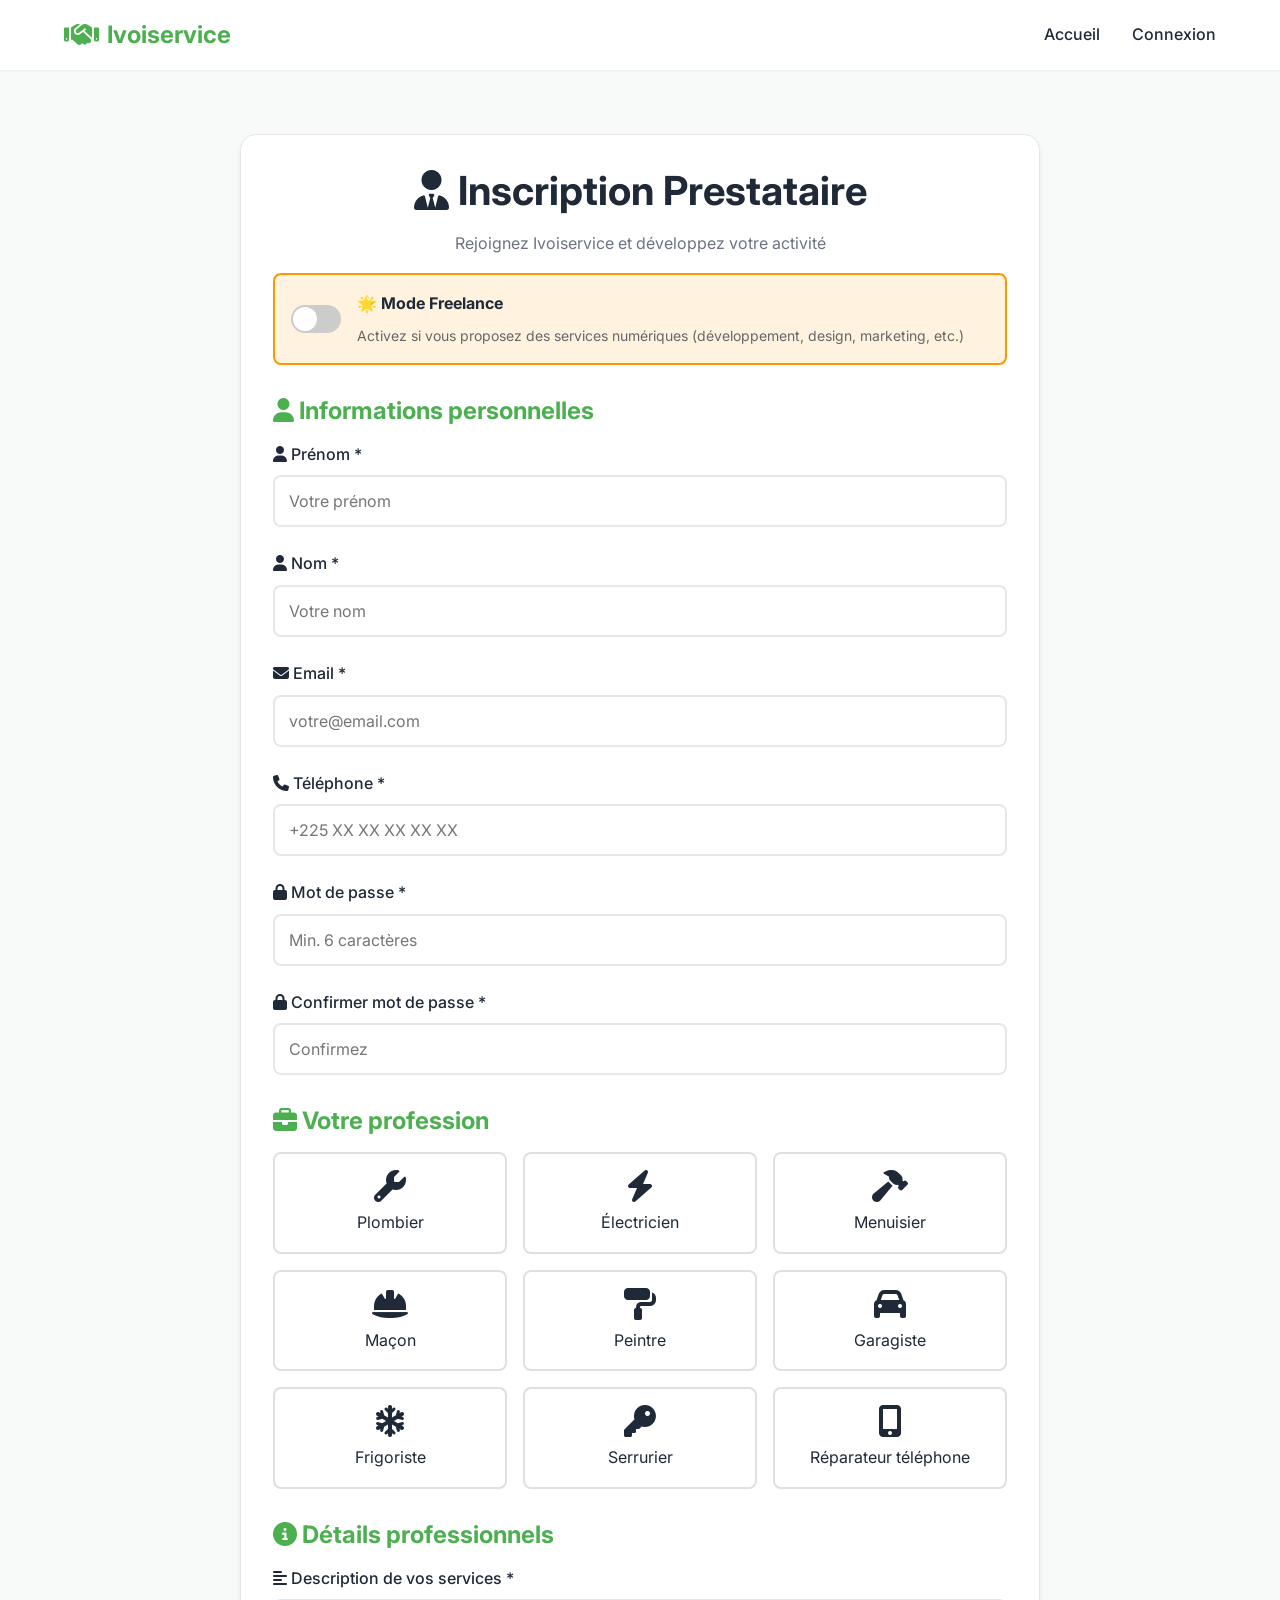
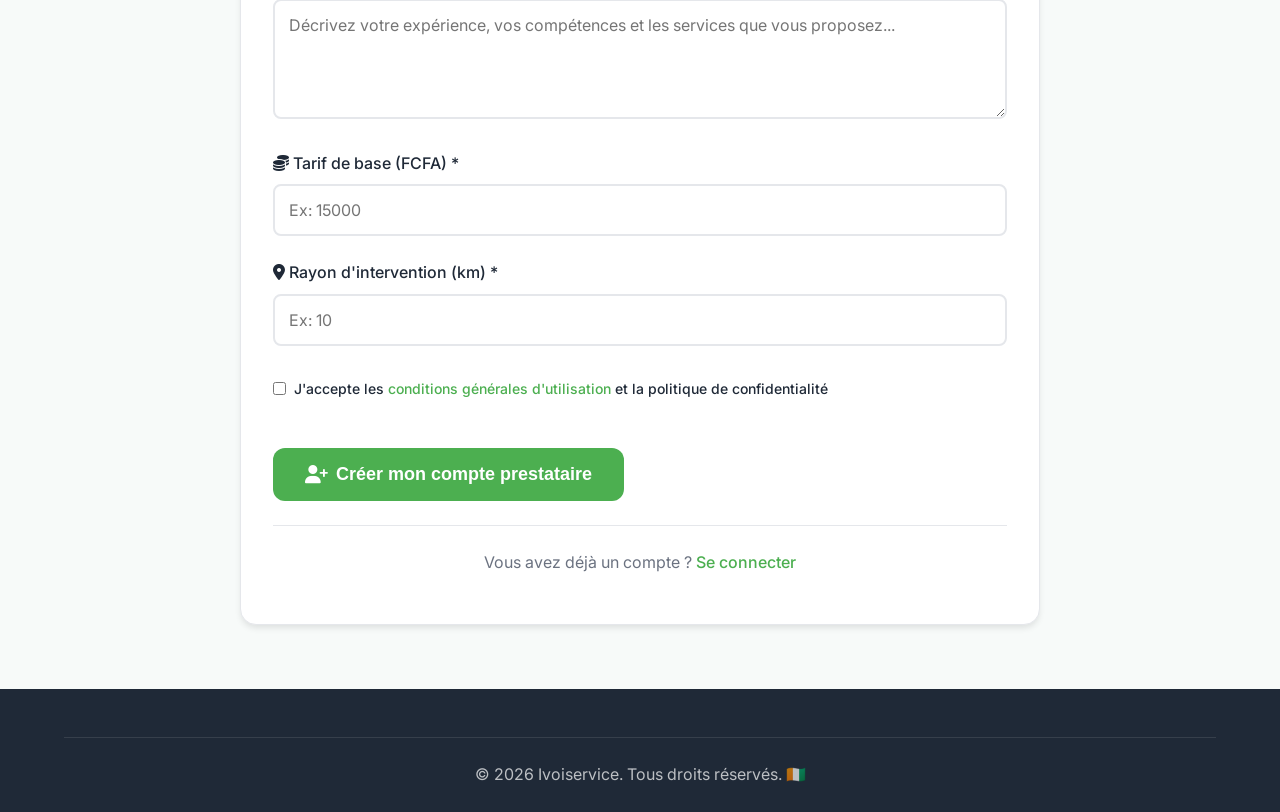
<file: register-provider.html>
<!DOCTYPE html>
<html lang="fr">
<head>
  <meta charset="UTF-8">
  <meta name="viewport" content="width=device-width, initial-scale=1.0">
  <title>Inscription Prestataire - Ivoiservice</title>
  
  <!-- Favicon -->
  <link rel="icon" type="image/svg+xml" href="data:image/svg+xml,<svg xmlns='http://www.w3.org/2000/svg' viewBox='0 0 100 100'><text y='.9em' font-size='90'>🇨🇮</text></svg>">
  
  <!-- Fonts -->
  <link href="https://fonts.googleapis.com/css2?family=Inter:wght@300;400;500;600;700;800&display=swap" rel="stylesheet">
  
  <!-- Font Awesome -->
  <link rel="stylesheet" href="https://cdn.jsdelivr.net/npm/@fortawesome/fontawesome-free@6.4.0/css/all.min.css">
  
  <!-- Styles -->
  <link rel="stylesheet" href="css/style.css">
  <link rel="stylesheet" href="css/responsive.css">
  
  <style>
    .freelance-toggle {
      display: flex;
      align-items: center;
      gap: 1rem;
      padding: 1rem;
      background: #FFF3E0;
      border-radius: 8px;
      margin-bottom: 2rem;
      border: 2px solid #FF9800;
    }
    
    .freelance-toggle input[type="checkbox"] {
      width: 50px;
      height: 28px;
      position: relative;
      appearance: none;
      background: #ccc;
      border-radius: 50px;
      cursor: pointer;
      transition: 0.3s;
    }
    
    .freelance-toggle input[type="checkbox"]:checked {
      background: #FF9800;
    }
    
    .freelance-toggle input[type="checkbox"]::before {
      content: '';
      position: absolute;
      width: 24px;
      height: 24px;
      border-radius: 50%;
      background: white;
      top: 2px;
      left: 2px;
      transition: 0.3s;
    }
    
    .freelance-toggle input[type="checkbox"]:checked::before {
      left: 24px;
    }
    
    .freelance-badge {
      background: #FF9800;
      color: white;
      padding: 0.25rem 0.75rem;
      border-radius: 20px;
      font-size: 0.875rem;
      font-weight: 500;
    }
    
    .profession-grid {
      display: grid;
      grid-template-columns: repeat(auto-fill, minmax(200px, 1fr));
      gap: 1rem;
      margin-top: 1rem;
    }
    
    .profession-card {
      padding: 1rem;
      border: 2px solid #e0e0e0;
      border-radius: 8px;
      cursor: pointer;
      transition: all 0.3s;
      text-align: center;
    }
    
    .profession-card:hover {
      border-color: var(--primary);
      background: var(--primary-soft);
    }
    
    .profession-card.selected {
      border-color: var(--primary);
      background: var(--primary);
      color: white;
    }
    
    .profession-card i {
      font-size: 2rem;
      margin-bottom: 0.5rem;
    }
  </style>
</head>
<body>
  <!-- Header -->
  <header class="header">
    <div class="container">
      <nav class="navbar">
        <a href="index.html" class="logo">
          <i class="fas fa-handshake"></i>
          <span>Ivoiservice</span>
        </a>
        
        <ul class="nav-links">
          <li><a href="index.html">Accueil</a></li>
          <li><a href="login.html">Connexion</a></li>
        </ul>
      </nav>
    </div>
  </header>

  <!-- Register Section -->
  <section class="services">
    <div class="container">
      <div style="max-width: 800px; margin: 0 auto;">
        <div class="card">
          <div class="card-header text-center">
            <h1 class="card-title">
              <i class="fas fa-user-tie text-primary"></i>
              Inscription Prestataire
            </h1>
            <p class="text-light">Rejoignez Ivoiservice et développez votre activité</p>
          </div>
          
          <!-- Alert -->
          <div id="alertContainer"></div>
          
          <!-- Toggle Freelance -->
          <div class="freelance-toggle">
            <input type="checkbox" id="isFreelance" name="isFreelance">
            <label for="isFreelance" style="cursor: pointer; margin: 0; flex: 1;">
              <strong>🌟 Mode Freelance</strong>
              <p style="margin: 0.5rem 0 0 0; font-size: 0.875rem; color: #666;">
                Activez si vous proposez des services numériques (développement, design, marketing, etc.)
              </p>
            </label>
            <span class="freelance-badge" id="freelanceBadge" style="display: none;">FREELANCE</span>
          </div>
          
          <!-- Form -->
          <form id="registerForm">
            <!-- Informations personnelles -->
            <h3 style="margin-bottom: 1rem; color: var(--primary);">
              <i class="fas fa-user"></i> Informations personnelles
            </h3>
            
            <div class="grid-responsive">
              <div class="form-group">
                <label class="form-label" for="firstName">
                  <i class="fas fa-user"></i> Prénom *
                </label>
                <input 
                  type="text" 
                  id="firstName" 
                  name="firstName" 
                  class="form-input" 
                  placeholder="Votre prénom"
                  required
                >
              </div>
              
              <div class="form-group">
                <label class="form-label" for="lastName">
                  <i class="fas fa-user"></i> Nom *
                </label>
                <input 
                  type="text" 
                  id="lastName" 
                  name="lastName" 
                  class="form-input" 
                  placeholder="Votre nom"
                  required
                >
              </div>
            </div>
            
            <div class="grid-responsive">
              <div class="form-group">
                <label class="form-label" for="email">
                  <i class="fas fa-envelope"></i> Email *
                </label>
                <input 
                  type="email" 
                  id="email" 
                  name="email" 
                  class="form-input" 
                  placeholder="votre@email.com"
                  required
                >
              </div>
              
              <div class="form-group">
                <label class="form-label" for="phone">
                  <i class="fas fa-phone"></i> Téléphone *
                </label>
                <input 
                  type="tel" 
                  id="phone" 
                  name="phone" 
                  class="form-input" 
                  placeholder="+225 XX XX XX XX XX"
                  required
                >
              </div>
            </div>
            
            <div class="grid-responsive">
              <div class="form-group">
                <label class="form-label" for="password">
                  <i class="fas fa-lock"></i> Mot de passe *
                </label>
                <input 
                  type="password" 
                  id="password" 
                  name="password" 
                  class="form-input" 
                  placeholder="Min. 6 caractères"
                  required
                >
              </div>
              
              <div class="form-group">
                <label class="form-label" for="confirmPassword">
                  <i class="fas fa-lock"></i> Confirmer mot de passe *
                </label>
                <input 
                  type="password" 
                  id="confirmPassword" 
                  name="confirmPassword" 
                  class="form-input" 
                  placeholder="Confirmez"
                  required
                >
              </div>
            </div>
            
            <!-- Profession -->
            <h3 style="margin: 2rem 0 1rem 0; color: var(--primary);">
              <i class="fas fa-briefcase"></i> <span id="professionTitle">Votre profession</span>
            </h3>
            
            <div id="professionClassic" class="profession-grid">
              <div class="profession-card" data-profession="PLOMBIER">
                <i class="fas fa-wrench"></i>
                <div>Plombier</div>
              </div>
              <div class="profession-card" data-profession="ELECTRICIEN">
                <i class="fas fa-bolt"></i>
                <div>Électricien</div>
              </div>
              <div class="profession-card" data-profession="MENUISIER">
                <i class="fas fa-hammer"></i>
                <div>Menuisier</div>
              </div>
              <div class="profession-card" data-profession="MACON">
                <i class="fas fa-hard-hat"></i>
                <div>Maçon</div>
              </div>
              <div class="profession-card" data-profession="PEINTRE">
                <i class="fas fa-paint-roller"></i>
                <div>Peintre</div>
              </div>
              <div class="profession-card" data-profession="GARAGISTE">
                <i class="fas fa-car"></i>
                <div>Garagiste</div>
              </div>
              <div class="profession-card" data-profession="FRIGORISTE">
                <i class="fas fa-snowflake"></i>
                <div>Frigoriste</div>
              </div>
              <div class="profession-card" data-profession="SERRURIER">
                <i class="fas fa-key"></i>
                <div>Serrurier</div>
              </div>
              <div class="profession-card" data-profession="REPARATEUR_TELEPHONE">
                <i class="fas fa-mobile-alt"></i>
                <div>Réparateur téléphone</div>
              </div>
            </div>
            
            <div id="professionFreelance" class="profession-grid" style="display: none;">
              <div class="profession-card" data-profession="DEVELOPPEUR_WEB">
                <i class="fas fa-code"></i>
                <div>Développeur Web</div>
              </div>
              <div class="profession-card" data-profession="GRAPHISTE">
                <i class="fas fa-palette"></i>
                <div>Graphiste</div>
              </div>
              <div class="profession-card" data-profession="REDACTEUR">
                <i class="fas fa-pen"></i>
                <div>Rédacteur</div>
              </div>
              <div class="profession-card" data-profession="PHOTOGRAPHE">
                <i class="fas fa-camera"></i>
                <div>Photographe</div>
              </div>
              <div class="profession-card" data-profession="VIDEASTE">
                <i class="fas fa-video"></i>
                <div>Vidéaste</div>
              </div>
              <div class="profession-card" data-profession="TRADUCTEUR">
                <i class="fas fa-language"></i>
                <div>Traducteur</div>
              </div>
              <div class="profession-card" data-profession="COMMUNITY_MANAGER">
                <i class="fas fa-share-alt"></i>
                <div>Community Manager</div>
              </div>
              <div class="profession-card" data-profession="COMPTABLE">
                <i class="fas fa-calculator"></i>
                <div>Comptable</div>
              </div>
              <div class="profession-card" data-profession="MARKETING">
                <i class="fas fa-chart-line"></i>
                <div>Marketing</div>
              </div>
            </div>
            
            <input type="hidden" id="profession" name="profession" required>
            
            <!-- Détails professionnels -->
            <h3 style="margin: 2rem 0 1rem 0; color: var(--primary);">
              <i class="fas fa-info-circle"></i> Détails professionnels
            </h3>
            
            <div class="form-group">
              <label class="form-label" for="description">
                <i class="fas fa-align-left"></i> Description de vos services *
              </label>
              <textarea 
                id="description" 
                name="description" 
                class="form-input" 
                rows="4"
                placeholder="Décrivez votre expérience, vos compétences et les services que vous proposez..."
                required
              ></textarea>
            </div>
            
            <div class="grid-responsive">
              <div class="form-group">
                <label class="form-label" for="basePrice">
                  <i class="fas fa-coins"></i> Tarif de base (FCFA) *
                </label>
                <input 
                  type="number" 
                  id="basePrice" 
                  name="basePrice" 
                  class="form-input" 
                  placeholder="Ex: 15000"
                  min="1000"
                  required
                >
              </div>
              
              <div class="form-group">
                <label class="form-label" for="serviceRadius">
                  <i class="fas fa-map-marker-alt"></i> Rayon d'intervention (km) *
                </label>
                <input 
                  type="number" 
                  id="serviceRadius" 
                  name="serviceRadius" 
                  class="form-input" 
                  placeholder="Ex: 10"
                  min="1"
                  max="50"
                  required
                >
              </div>
            </div>
            
            <!-- Terms -->
            <div class="form-group" style="margin-top: 2rem;">
              <label style="display: flex; align-items: start; gap: 0.5rem;">
                <input type="checkbox" name="acceptTerms" required style="width: auto; margin-top: 0.25rem;">
                <span style="font-size: 0.875rem;">
                  J'accepte les <a href="privacy.html" style="color: var(--primary);">conditions générales d'utilisation</a> et la politique de confidentialité
                </span>
              </label>
            </div>
            
            <!-- Submit -->
            <button type="submit" class="btn btn-primary btn-full btn-lg" style="margin-top: 1.5rem;">
              <i class="fas fa-user-plus"></i> Créer mon compte prestataire
            </button>
          </form>
          
          <!-- Login link -->
          <div style="margin-top: 1.5rem; padding-top: 1.5rem; border-top: 1px solid var(--border); text-align: center;">
            <p class="text-light">
              Vous avez déjà un compte ?
              <a href="login.html" style="color: var(--primary); font-weight: 500;">Se connecter</a>
            </p>
          </div>
        </div>
      </div>
    </div>
  </section>

  <!-- Footer -->
  <footer class="footer">
    <div class="container">
      <div class="footer-bottom">
        <p>&copy; 2026 Ivoiservice. Tous droits réservés. 🇨🇮</p>
      </div>
    </div>
  </footer>

  <!-- Scripts -->
  <script src="js/utils.js"></script>
  <script src="js/auth.js"></script>
  <script>
    const registerForm = document.getElementById('registerForm');
    const alertContainer = document.getElementById('alertContainer');
    const isFreelanceCheckbox = document.getElementById('isFreelance');
    const freelanceBadge = document.getElementById('freelanceBadge');
    const professionTitle = document.getElementById('professionTitle');
    const professionClassic = document.getElementById('professionClassic');
    const professionFreelance = document.getElementById('professionFreelance');
    let selectedProfession = null;
    
    // Toggle Freelance Mode
    isFreelanceCheckbox.addEventListener('change', function() {
      const isFreelance = this.checked;
      
      // Update badge
      freelanceBadge.style.display = isFreelance ? 'inline-block' : 'none';
      
      // Update title
      professionTitle.textContent = isFreelance ? 'Votre spécialité freelance' : 'Votre profession';
      
      // Switch profession grids
      professionClassic.style.display = isFreelance ? 'none' : 'grid';
      professionFreelance.style.display = isFreelance ? 'grid' : 'none';
      
      // Reset selection
      selectedProfession = null;
      document.getElementById('profession').value = '';
      document.querySelectorAll('.profession-card').forEach(card => {
        card.classList.remove('selected');
      });
    });
    
    // Profession selection
    document.querySelectorAll('.profession-card').forEach(card => {
      card.addEventListener('click', function() {
        // Remove previous selection
        document.querySelectorAll('.profession-card').forEach(c => c.classList.remove('selected'));
        
        // Select this card
        this.classList.add('selected');
        selectedProfession = this.dataset.profession;
        document.getElementById('profession').value = selectedProfession;
      });
    });
    
    // Show error
    function showError(message) {
      alertContainer.innerHTML = `
        <div class="alert alert-error">
          <i class="fas fa-exclamation-circle"></i>
          <span>${message}</span>
        </div>
      `;
      window.scrollTo({ top: 0, behavior: 'smooth' });
    }
    
    // Form submission
    registerForm.addEventListener('submit', async (e) => {
      e.preventDefault();
      alertContainer.innerHTML = '';
      
      // Get form data
      const formData = new FormData(registerForm);
      const data = {
        firstName: formData.get('firstName').trim(),
        lastName: formData.get('lastName').trim(),
        email: formData.get('email').trim().toLowerCase(),
        phone: formData.get('phone').trim(),
        password: formData.get('password'),
        confirmPassword: formData.get('confirmPassword'),
        profession: selectedProfession,
        description: formData.get('description').trim(),
        basePrice: parseInt(formData.get('basePrice')),
        serviceRadius: parseInt(formData.get('serviceRadius')),
        isFreelance: isFreelanceCheckbox.checked
      };
      
      // Validation
      if (!data.firstName || data.firstName.length < 2) {
        showError('Le prénom doit contenir au moins 2 caractères');
        return;
      }
      
      if (!data.lastName || data.lastName.length < 2) {
        showError('Le nom doit contenir au moins 2 caractères');
        return;
      }
      
      if (!Utils.isValidEmail(data.email)) {
        showError('Format d\'email invalide');
        return;
      }
      
      if (!Utils.isValidIvorianPhone(data.phone)) {
        showError('Numéro de téléphone invalide (format: +225XXXXXXXXXX)');
        return;
      }
      
      if (data.password.length < 6) {
        showError('Le mot de passe doit contenir au moins 6 caractères');
        return;
      }
      
      if (data.password !== data.confirmPassword) {
        showError('Les mots de passe ne correspondent pas');
        return;
      }
      
      if (!selectedProfession) {
        showError('Veuillez sélectionner une profession');
        return;
      }
      
      if (!data.description || data.description.length < 20) {
        showError('La description doit contenir au moins 20 caractères');
        return;
      }
      
      if (!data.basePrice || data.basePrice < 1000) {
        showError('Le tarif de base doit être d\'au moins 1000 FCFA');
        return;
      }
      
      if (!data.serviceRadius || data.serviceRadius < 1) {
        showError('Le rayon d\'intervention doit être d\'au moins 1 km');
        return;
      }
      
      // Register
      const result = Auth.registerProvider(data);
      
      if (result.success) {
        Utils.showToast('Inscription réussie ! Redirection...', 'success');
        setTimeout(() => {
          window.location.href = 'login.html';
        }, 2000);
      } else {
        showError(result.message);
      }
    });
  </script>
</body>
</html>
</file>
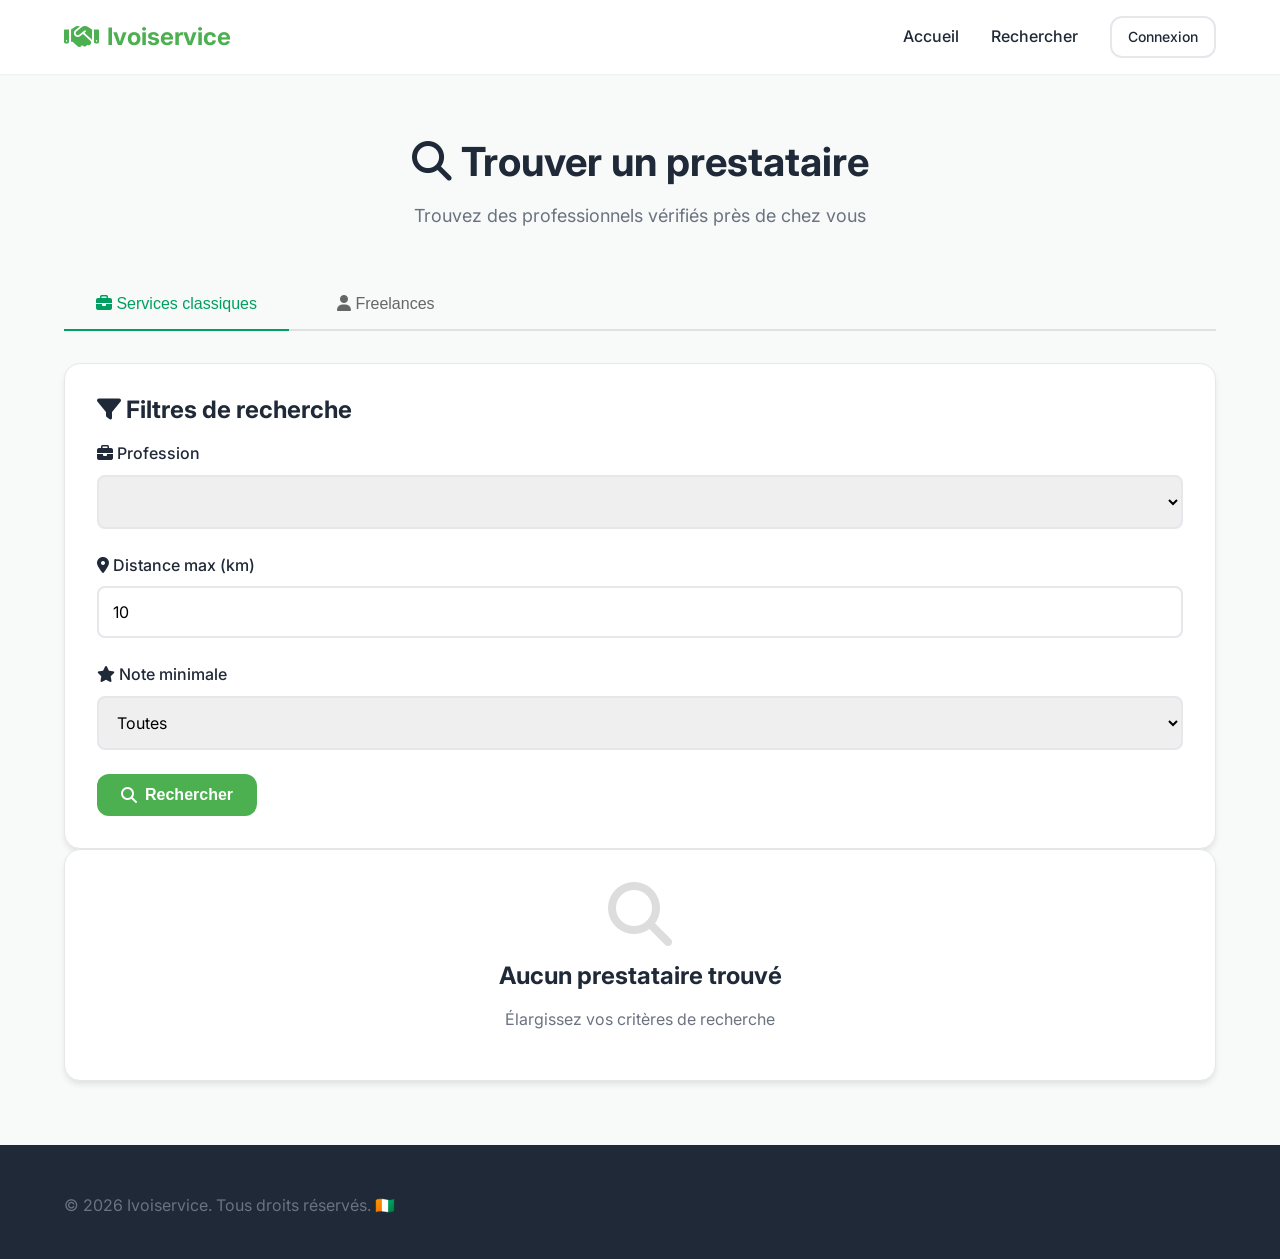
<file: search.html>
<!DOCTYPE html>
<html lang="fr">
<head>
  <meta charset="UTF-8">
  <meta name="viewport" content="width=device-width, initial-scale=1.0">
  <title>Recherche - Ivoiservice</title>
  <link rel="icon" href="data:image/svg+xml,<svg xmlns='http://www.w3.org/2000/svg' viewBox='0 0 100 100'><text y='.9em' font-size='90'>🇨🇮</text></svg>">
  <link href="https://fonts.googleapis.com/css2?family=Inter:wght@300;400;500;600;700&display=swap" rel="stylesheet">
  <link rel="stylesheet" href="https://cdn.jsdelivr.net/npm/@fortawesome/fontawesome-free@6.4.0/css/all.min.css">
  <link rel="stylesheet" href="css/style.css">
  <link rel="stylesheet" href="css/responsive.css">
  <style>
    .tabs{display:flex;gap:1rem;margin-bottom:2rem;border-bottom:2px solid #e0e0e0}
    .tab-btn{padding:1rem 2rem;background:none;border:none;font-size:1rem;font-weight:500;color:#666;cursor:pointer;position:relative;transition:color 0.3s}
    .tab-btn.active{color:#009E60}
    .tab-btn.active::after{content:'';position:absolute;bottom:-2px;left:0;right:0;height:2px;background:#009E60}
    .distance-badge{display:inline-flex;align-items:center;gap:0.5rem;padding:0.25rem 0.75rem;background:#E3F2FD;color:#1976D2;border-radius:8px;font-size:0.85rem;font-weight:500;margin-top:0.5rem}
    .freelance-badge{display:inline-flex;align-items:center;gap:0.25rem;padding:0.25rem 0.5rem;background:#FF9800;color:white;border-radius:4px;font-size:0.75rem;font-weight:500;margin-left:0.5rem}
  </style>
</head>
<body>
  <header class="header">
    <div class="container">
      <nav class="navbar">
        <a href="index.html" class="logo">
          <i class="fas fa-handshake"></i>
          <span>Ivoiservice</span>
        </a>
        <ul class="nav-links">
          <li><a href="index.html">Accueil</a></li>
          <li><a href="search.html">Rechercher</a></li>
          <li id="authLinks">
            <a href="login.html" class="btn btn-outline btn-sm">Connexion</a>
          </li>
        </ul>
      </nav>
    </div>
  </header>

  <section class="services">
    <div class="container">
      <h1 class="section-title">
        <i class="fas fa-search text-primary"></i>
        Trouver un prestataire
      </h1>
      <p class="section-subtitle">Trouvez des professionnels vérifiés près de chez vous</p>
      
      <div class="tabs">
        <button class="tab-btn active" id="tab-classic" onclick="switchTab('classic')">
          <i class="fas fa-briefcase"></i> Services classiques
        </button>
        <button class="tab-btn" id="tab-freelance" onclick="switchTab('freelance')">
          <i class="fas fa-user"></i> Freelances
        </button>
      </div>
      
      <div class="card mb-lg">
        <h3 style="margin-bottom:1rem">
          <i class="fas fa-filter text-primary"></i>
          Filtres de recherche
        </h3>
        
        <div class="grid-responsive">
          <div class="form-group">
            <label class="form-label" for="professionFilter">
              <i class="fas fa-briefcase"></i> <span id="professionLabel">Profession</span>
            </label>
            <select id="professionFilter" class="form-input"></select>
          </div>
          
          <div class="form-group">
            <label class="form-label" for="distanceFilter">
              <i class="fas fa-map-marker-alt"></i> Distance max (km)
            </label>
            <input type="number" id="distanceFilter" class="form-input" value="10" min="1" max="50">
          </div>
          
          <div class="form-group">
            <label class="form-label" for="minRatingFilter">
              <i class="fas fa-star"></i> Note minimale
            </label>
            <select id="minRatingFilter" class="form-input">
              <option value="">Toutes</option>
              <option value="4.5">⭐ 4.5+</option>
              <option value="4.0">⭐ 4.0+</option>
              <option value="3.5">⭐ 3.5+</option>
            </select>
          </div>
        </div>
        
        <button onclick="applyFilters()" class="btn btn-primary btn-full mt-md">
          <i class="fas fa-search"></i> Rechercher
        </button>
      </div>
      
      <div id="resultsCount" class="mb-md" style="display:none">
        <p><i class="fas fa-info-circle"></i> <span id="countText"></span></p>
      </div>
      
      <div id="loading" class="hidden"><div class="spinner"></div></div>
      <div id="results" class="services-grid"></div>
      
      <div id="noResults" class="hidden">
        <div class="card text-center">
          <i class="fas fa-search" style="font-size:4rem;color:#ddd;margin-bottom:1rem"></i>
          <h3>Aucun prestataire trouvé</h3>
          <p class="text-light">Élargissez vos critères de recherche</p>
        </div>
      </div>
    </div>
  </section>

  <footer class="footer">
    <div class="container">
      <p>&copy; 2026 Ivoiservice. Tous droits réservés. 🇨🇮</p>
    </div>
  </footer>

  <script src="js/utils.js"></script>
  <script src="js/auth.js"></script>
  <script src="js/search.js"></script>
  <script>
    let currentTab='classic';
    let userLocation=null;
    let allProviders=[];
    
    const CLASSIC_PROFESSIONS={'ALL':'Toutes','PLOMBIER':'🔧 Plombier','ELECTRICIEN':'⚡ Électricien','MENUISIER':'🪚 Menuisier','MACON':'🧱 Maçon','PEINTRE':'🎨 Peintre','GARAGISTE':'🚗 Garagiste','FRIGORISTE':'❄️ Frigoriste','SERRURIER':'🔑 Serrurier','REPARATEUR_TELEPHONE':'📱 Réparateur téléphone','MECANICIEN_MOTO':'🏍️ Mécanicien moto'};
    const FREELANCE_PROFESSIONS={'ALL':'Toutes','DEVELOPPEUR_WEB':'💻 Développeur Web','GRAPHISTE':'🎨 Graphiste','REDACTEUR':'✍️ Rédacteur','PHOTOGRAPHE':'📷 Photographe','VIDEASTE':'🎬 Vidéaste','TRADUCTEUR':'🌍 Traducteur','COMMUNITY_MANAGER':'📱 Community Manager','COMPTABLE':'💼 Comptable','MARKETING':'📊 Marketing'};
    
    function switchTab(tab){
      currentTab=tab;
      document.getElementById('tab-classic').classList.toggle('active',tab==='classic');
      document.getElementById('tab-freelance').classList.toggle('active',tab==='freelance');
      
      const professionSelect=document.getElementById('professionFilter');
      const professionLabel=document.getElementById('professionLabel');
      const professions=tab==='freelance'?FREELANCE_PROFESSIONS:CLASSIC_PROFESSIONS;
      
      professionLabel.textContent=tab==='freelance'?'Spécialité':'Profession';
      professionSelect.innerHTML='';
      
      for(const[value,label]of Object.entries(professions)){
        const option=document.createElement('option');
        option.value=value;
        option.textContent=label;
        professionSelect.appendChild(option);
      }
      
      applyFilters();
    }
    
    function applyFilters(){
      const profession=document.getElementById('professionFilter').value;
      const maxDistance=parseFloat(document.getElementById('distanceFilter').value)||50;
      const minRating=parseFloat(document.getElementById('minRatingFilter').value)||0;
      
      document.getElementById('loading').classList.remove('hidden');
      document.getElementById('results').innerHTML='';
      document.getElementById('noResults').classList.add('hidden');
      document.getElementById('resultsCount').style.display='none';
      
      setTimeout(function(){
        let filtered=allProviders.filter(function(p){
          const isFreelance=p.isFreelance===true;
          if(currentTab==='freelance'&&!isFreelance)return false;
          if(currentTab==='classic'&&isFreelance)return false;
          if(profession&&profession!=='ALL'&&p.profession!==profession)return false;
          if(p.distance>maxDistance)return false;
          if(p.rating<minRating)return false;
          return true;
        });
        
        filtered.sort(function(a,b){return a.distance-b.distance});
        displayResults(filtered);
        document.getElementById('loading').classList.add('hidden');
      },500);
    }
    
    function displayResults(providers){
      const container=document.getElementById('results');
      container.innerHTML='';
      
      if(providers.length===0){
        document.getElementById('noResults').classList.remove('hidden');
        return;
      }
      
      document.getElementById('resultsCount').style.display='block';
      const typeText=currentTab==='freelance'?'freelance':'prestataire';
      document.getElementById('countText').textContent=providers.length+' '+typeText+(providers.length>1?'s':'')+' trouvé'+(providers.length>1?'s':'');
      
      providers.forEach(function(p){
        const card=createProviderCard(p);
        container.appendChild(card);
      });
    }
    
    function createProviderCard(p){
      const card=document.createElement('div');
      card.className='provider-card';
      card.onclick=function(){window.location.href='provider-profile.html?id='+p.userId};
      
      const icon=Utils.PROFESSION_ICONS[p.profession]||'fa-briefcase';
      const name=Utils.PROFESSIONS[p.profession]||p.profession;
      const distance=p.distance.toFixed(1);
      const color=distance<2?'#4CAF50':distance<5?'#FF9800':'#1976D2';
      const freelanceBadge=p.isFreelance?'<span class="freelance-badge"><i class="fas fa-star"></i> Freelance</span>':'';
      
      card.innerHTML='<div class="provider-avatar"><i class="fas '+icon+'"></i></div><div class="provider-info"><h3 class="provider-name">'+p.firstName+' '+p.lastName+(p.verified?' <i class="fas fa-check-circle" style="color:#4CAF50"></i>':'')+freelanceBadge+'</h3><p class="provider-profession"><i class="fas '+icon+'"></i> '+name+'</p><div class="distance-badge" style="background:'+color+'22;color:'+color+'"><i class="fas fa-location-arrow"></i> À '+distance+' km</div><div class="provider-rating">'+Utils.generateStars(p.rating||0)+'<span style="margin-left:0.25rem">'+p.rating.toFixed(1)+'/5 ('+p.reviewCount+' avis)</span></div><div class="provider-meta"><span><i class="fas fa-map-marker-alt"></i> Rayon: '+p.serviceRadius+' km</span><span style="font-weight:600;color:#009E60">'+Utils.formatPrice(p.basePrice)+'</span></div></div>';
      
      return card;
    }
    
    document.addEventListener('DOMContentLoaded',async function(){
      try{
        userLocation=await Utils.getUserLocation();
      }catch(error){
        userLocation=Utils.getAbidjanCoordinates();
      }
      
      allProviders=Search.getAllProviders();
      allProviders=allProviders.map(function(p){
        const distance=Utils.calculateDistance(userLocation.latitude,userLocation.longitude,p.coordinates.latitude,p.coordinates.longitude);
        return Object.assign({},p,{distance:distance});
      });
      
      switchTab('classic');
    });
  </script>
</body>
</html>
</file>
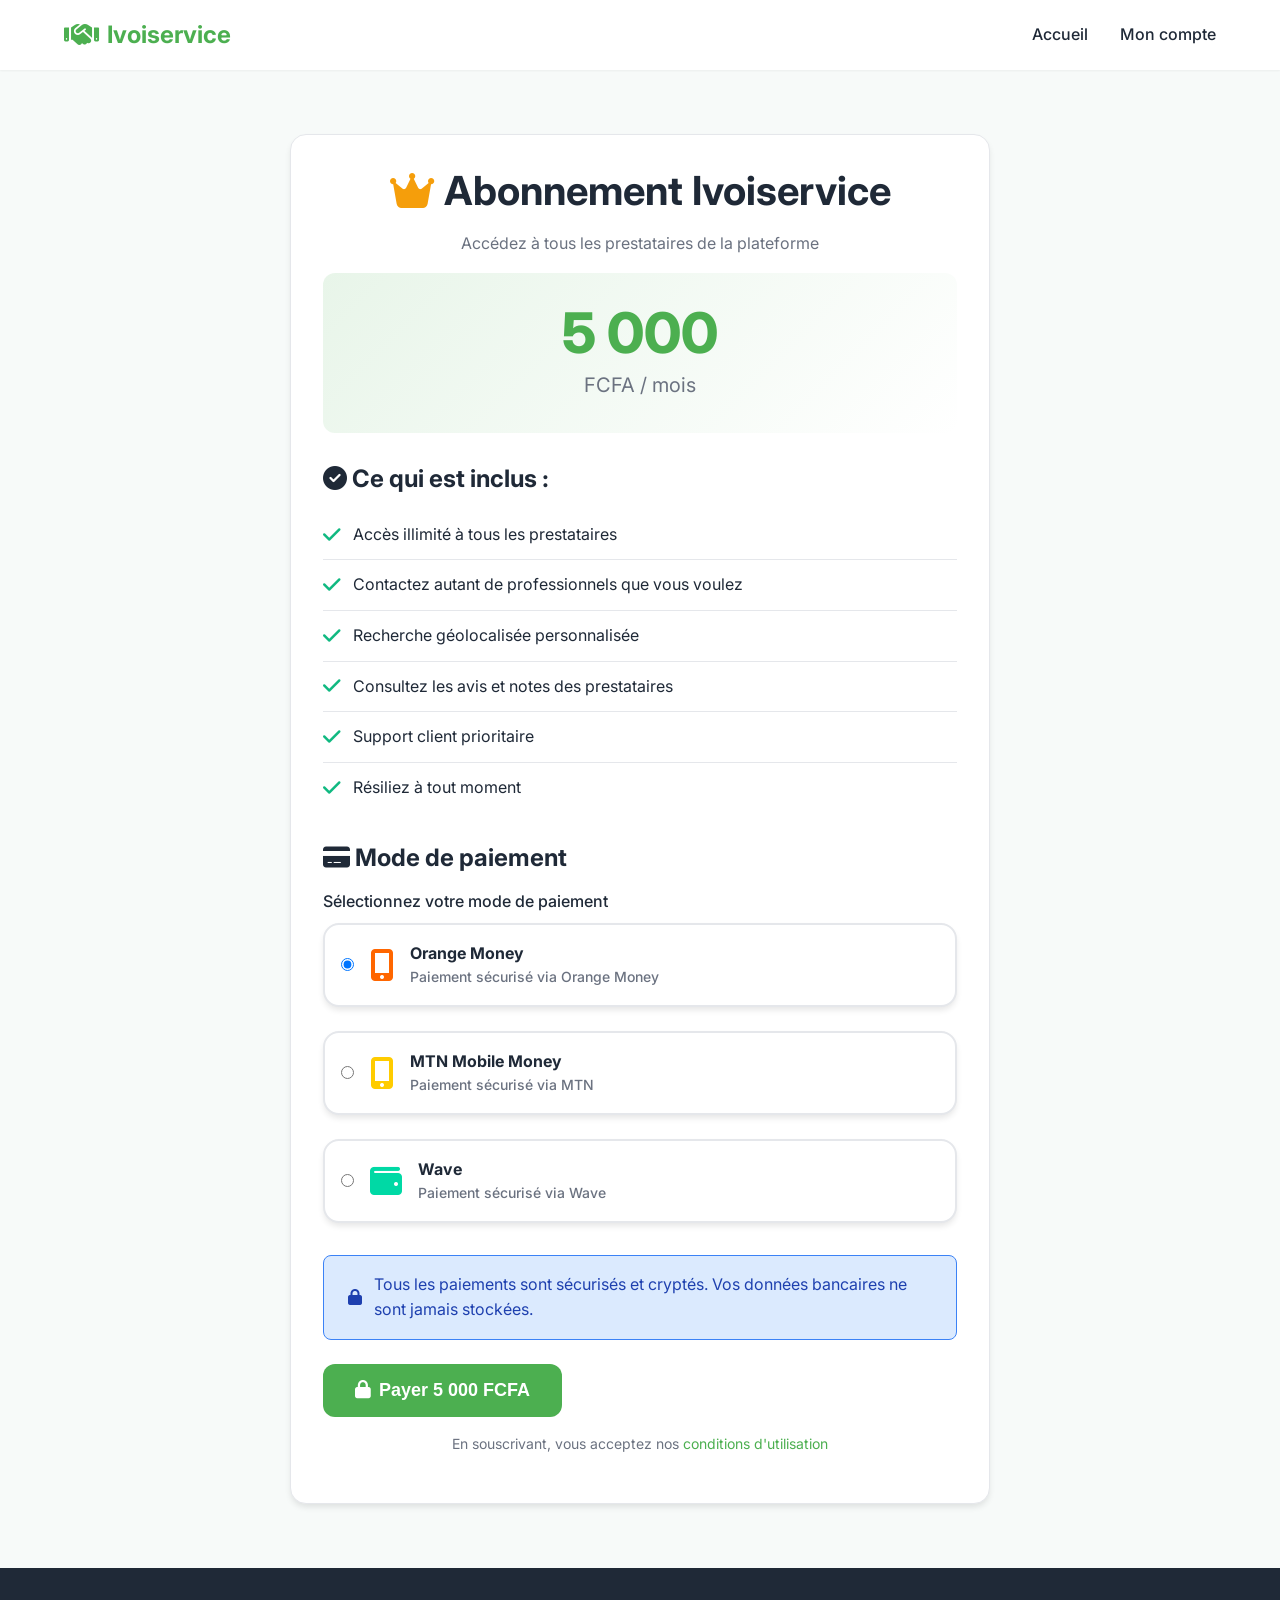
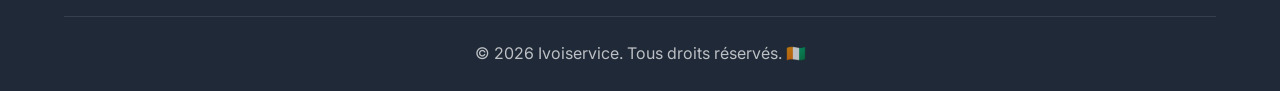
<file: subscription.html>
<!DOCTYPE html>
<html lang="fr">
<head>
  <meta charset="UTF-8">
  <meta name="viewport" content="width=device-width, initial-scale=1.0">
  <title>Abonnement - Ivoiservice</title>
  
  <!-- Favicon -->
  <link rel="icon" type="image/svg+xml" href="data:image/svg+xml,<svg xmlns='http://www.w3.org/2000/svg' viewBox='0 0 100 100'><text y='.9em' font-size='90'>🇨🇮</text></svg>">
  
  <!-- Fonts -->
  <link href="https://fonts.googleapis.com/css2?family=Inter:wght@300;400;500;600;700;800&display=swap" rel="stylesheet">
  
  <!-- Font Awesome -->
  <link rel="stylesheet" href="https://cdn.jsdelivr.net/npm/@fortawesome/fontawesome-free@6.4.0/css/all.min.css">
  
  <!-- Styles -->
  <link rel="stylesheet" href="css/style.css">
  <link rel="stylesheet" href="css/responsive.css">
</head>
<body>
  <!-- Header -->
  <header class="header">
    <div class="container">
      <nav class="navbar">
        <a href="index.html" class="logo">
          <i class="fas fa-handshake"></i>
          <span>Ivoiservice</span>
        </a>
        
        <ul class="nav-links">
          <li><a href="index.html">Accueil</a></li>
          <li><a href="client-dashboard.html">Mon compte</a></li>
        </ul>
      </nav>
    </div>
  </header>

  <!-- Subscription Section -->
  <section class="services">
    <div class="container">
      <div style="max-width: 700px; margin: 0 auto;">
        <!-- Statut abonnement actuel -->
        <div id="currentStatus" class="card mb-lg" style="display: none;">
          <h3 style="display: flex; align-items: center; gap: 0.5rem; margin-bottom: 1rem;">
            <i class="fas fa-info-circle text-primary"></i>
            Mon abonnement actuel
          </h3>
          <div id="statusContent"></div>
        </div>
        
        <!-- Offre d'abonnement -->
        <div class="card">
          <div class="card-header text-center">
            <h1 class="card-title">
              <i class="fas fa-crown" style="color: #F59E0B;"></i>
              Abonnement Ivoiservice
            </h1>
            <p class="text-light">Accédez à tous les prestataires de la plateforme</p>
          </div>
          
          <!-- Pricing -->
          <div style="text-align: center; padding: 2rem 0; background: linear-gradient(135deg, var(--primary-soft) 0%, white 100%); border-radius: var(--radius-lg); margin-bottom: 2rem;">
            <div style="font-size: 3.5rem; font-weight: 800; color: var(--primary); line-height: 1;">
              5 000
            </div>
            <div style="font-size: 1.25rem; color: var(--text-light); margin-top: 0.5rem;">
              FCFA / mois
            </div>
          </div>
          
          <!-- Features -->
          <h3 style="margin-bottom: 1rem;">
            <i class="fas fa-check-circle text-success"></i>
            Ce qui est inclus :
          </h3>
          
          <ul style="list-style: none; padding: 0; margin-bottom: 2rem;">
            <li style="display: flex; align-items: center; gap: 0.75rem; padding: 0.75rem 0; border-bottom: 1px solid var(--border);">
              <i class="fas fa-check" style="color: var(--success); font-size: 1.25rem;"></i>
              <span>Accès illimité à tous les prestataires</span>
            </li>
            <li style="display: flex; align-items: center; gap: 0.75rem; padding: 0.75rem 0; border-bottom: 1px solid var(--border);">
              <i class="fas fa-check" style="color: var(--success); font-size: 1.25rem;"></i>
              <span>Contactez autant de professionnels que vous voulez</span>
            </li>
            <li style="display: flex; align-items: center; gap: 0.75rem; padding: 0.75rem 0; border-bottom: 1px solid var(--border);">
              <i class="fas fa-check" style="color: var(--success); font-size: 1.25rem;"></i>
              <span>Recherche géolocalisée personnalisée</span>
            </li>
            <li style="display: flex; align-items: center; gap: 0.75rem; padding: 0.75rem 0; border-bottom: 1px solid var(--border);">
              <i class="fas fa-check" style="color: var(--success); font-size: 1.25rem;"></i>
              <span>Consultez les avis et notes des prestataires</span>
            </li>
            <li style="display: flex; align-items: center; gap: 0.75rem; padding: 0.75rem 0; border-bottom: 1px solid var(--border);">
              <i class="fas fa-check" style="color: var(--success); font-size: 1.25rem;"></i>
              <span>Support client prioritaire</span>
            </li>
            <li style="display: flex; align-items: center; gap: 0.75rem; padding: 0.75rem 0;">
              <i class="fas fa-check" style="color: var(--success); font-size: 1.25rem;"></i>
              <span>Résiliez à tout moment</span>
            </li>
          </ul>
          
          <!-- Payment Method -->
          <h3 style="margin-bottom: 1rem;">
            <i class="fas fa-credit-card text-primary"></i>
            Mode de paiement
          </h3>
          
          <div class="form-group">
            <label class="form-label">Sélectionnez votre mode de paiement</label>
            <div style="display: grid; gap: 1rem;">
              <label class="card" style="cursor: pointer; padding: 1rem; display: flex; align-items: center; gap: 1rem; transition: var(--transition); border: 2px solid var(--border);">
                <input type="radio" name="paymentMethod" value="orange_money" checked style="width: auto;">
                <i class="fas fa-mobile-alt" style="font-size: 2rem; color: #FF6600;"></i>
                <div>
                  <strong>Orange Money</strong>
                  <p style="font-size: 0.875rem; color: var(--text-light); margin: 0;">Paiement sécurisé via Orange Money</p>
                </div>
              </label>
              
              <label class="card" style="cursor: pointer; padding: 1rem; display: flex; align-items: center; gap: 1rem; transition: var(--transition); border: 2px solid var(--border);">
                <input type="radio" name="paymentMethod" value="mtn_money" style="width: auto;">
                <i class="fas fa-mobile-alt" style="font-size: 2rem; color: #FFCC00;"></i>
                <div>
                  <strong>MTN Mobile Money</strong>
                  <p style="font-size: 0.875rem; color: var(--text-light); margin: 0;">Paiement sécurisé via MTN</p>
                </div>
              </label>
              
              <label class="card" style="cursor: pointer; padding: 1rem; display: flex; align-items: center; gap: 1rem; transition: var(--transition); border: 2px solid var(--border);">
                <input type="radio" name="paymentMethod" value="wave" style="width: auto;">
                <i class="fas fa-wallet" style="font-size: 2rem; color: #00D9A5;"></i>
                <div>
                  <strong>Wave</strong>
                  <p style="font-size: 0.875rem; color: var(--text-light); margin: 0;">Paiement sécurisé via Wave</p>
                </div>
              </label>
            </div>
          </div>
          
          <div class="alert alert-info mt-md">
            <i class="fas fa-lock"></i>
            <span>Tous les paiements sont sécurisés et cryptés. Vos données bancaires ne sont jamais stockées.</span>
          </div>
          
          <button onclick="processSubscription()" class="btn btn-primary btn-full btn-lg mt-lg" id="payBtn">
            <i class="fas fa-lock"></i> Payer 5 000 FCFA
          </button>
          
          <p style="text-align: center; margin-top: 1rem; font-size: 0.875rem; color: var(--text-light);">
            En souscrivant, vous acceptez nos 
            <a href="#" style="color: var(--primary);">conditions d'utilisation</a>
          </p>
        </div>
      </div>
    </div>
  </section>

  <!-- Footer -->
  <footer class="footer">
    <div class="container">
      <div class="footer-bottom">
        <p>&copy; 2026 Ivoiservice. Tous droits réservés. 🇨🇮</p>
      </div>
    </div>
  </footer>

  <!-- Scripts -->
  <script src="js/utils.js"></script>
  <script src="js/auth.js"></script>
  <script src="js/subscription.js"></script>
  <script>
    const currentStatusDiv = document.getElementById('currentStatus');
    const statusContentDiv = document.getElementById('statusContent');
    const payBtn = document.getElementById('payBtn');
    
    // Vérifier l'authentification
    if (!Utils.Session.isLoggedIn()) {
      Utils.showToast('Vous devez être connecté', 'error');
      setTimeout(() => {
        window.location.href = 'login.html';
      }, 1500);
    } else {
      const user = Utils.Session.getCurrentUser();
      
      if (user.role !== 'CLIENT') {
        Utils.showToast('Seuls les clients peuvent souscrire à un abonnement', 'error');
        setTimeout(() => {
          window.location.href = 'index.html';
        }, 1500);
      } else {
        loadCurrentStatus();
      }
    }
    
    // Charger le statut actuel
    function loadCurrentStatus() {
      const user = Utils.Session.getCurrentUser();
      const subscription = Subscription.getSubscription(user.id);
      
      if (subscription) {
        currentStatusDiv.style.display = 'block';
        
        const isActive = Subscription.isSubscriptionActive(user.id);
        const daysRemaining = Subscription.getDaysRemaining(user.id);
        
        if (isActive) {
          statusContentDiv.innerHTML = `
            <div class="alert alert-success">
              <i class="fas fa-check-circle"></i>
              <div>
                <strong>Abonnement actif</strong>
                <p style="margin: 0.5rem 0 0;">
                  Votre abonnement expire dans <strong>${daysRemaining} jour${daysRemaining > 1 ? 's' : ''}</strong>
                  <br>
                  <small>Date d'expiration : ${Utils.formatDate(subscription.endDate)}</small>
                </p>
              </div>
            </div>
          `;
          
          payBtn.innerHTML = '<i class="fas fa-sync-alt"></i> Renouveler l\'abonnement';
        } else {
          statusContentDiv.innerHTML = `
            <div class="alert alert-warning">
              <i class="fas fa-exclamation-triangle"></i>
              <div>
                <strong>Abonnement expiré</strong>
                <p style="margin: 0.5rem 0 0;">
                  Votre abonnement a expiré le ${Utils.formatDate(subscription.endDate)}
                  <br>
                  Renouvelez pour continuer à accéder aux prestataires.
                </p>
              </div>
            </div>
          `;
        }
      }
    }
    
    // Traiter l'abonnement
    async function processSubscription() {
      const user = Utils.Session.getCurrentUser();
      const paymentMethod = document.querySelector('input[name="paymentMethod"]:checked').value;
      
      // Désactiver le bouton
      payBtn.disabled = true;
      payBtn.innerHTML = '<i class="fas fa-spinner fa-spin"></i> Traitement du paiement...';
      
      try {
        // Simuler le paiement
        const paymentResult = await Subscription.processPayment(user.id, 5000, paymentMethod);
        
        if (paymentResult.success) {
          // Créer ou renouveler l'abonnement
          const subscription = Subscription.getSubscription(user.id);
          let result;
          
          if (subscription) {
            result = Subscription.renewSubscription(user.id);
          } else {
            result = Subscription.createSubscription(user.id);
          }
          
          if (result.success) {
            Utils.showToast('Abonnement activé avec succès !', 'success');
            
            // Rediriger vers le dashboard
            setTimeout(() => {
              window.location.href = 'client-dashboard.html';
            }, 1500);
          } else {
            Utils.showToast(result.message, 'error');
            payBtn.disabled = false;
            payBtn.innerHTML = '<i class="fas fa-lock"></i> Payer 5 000 FCFA';
          }
        } else {
          Utils.showToast(paymentResult.message, 'error');
          payBtn.disabled = false;
          payBtn.innerHTML = '<i class="fas fa-lock"></i> Payer 5 000 FCFA';
        }
      } catch (error) {
        Utils.showToast('Une erreur est survenue', 'error');
        payBtn.disabled = false;
        payBtn.innerHTML = '<i class="fas fa-lock"></i> Payer 5 000 FCFA';
      }
    }
    
    // Animation au survol des options de paiement
    document.querySelectorAll('label.card').forEach(label => {
      const radio = label.querySelector('input[type="radio"]');
      
      radio.addEventListener('change', function() {
        document.querySelectorAll('label.card').forEach(l => {
          l.style.borderColor = 'var(--border)';
          l.style.backgroundColor = 'var(--card)';
        });
        
        if (this.checked) {
          label.style.borderColor = 'var(--primary)';
          label.style.backgroundColor = 'var(--primary-soft)';
        }
      });
      
      // Initialiser le style pour l'option cochée
      if (radio.checked) {
        label.style.borderColor = 'var(--primary)';
        label.style.backgroundColor = 'var(--primary-soft)';
      }
    });
  </script>
</body>
</html>
</file>
<file: css/style.css>
/* ============================================
   IVOISERVICE - Styles Principaux
   ============================================ */

/* Variables CSS */
:root {
  /* Couleurs */
  --primary: #4CAF50;
  --primary-dark: #087f23;
  --primary-soft: #E8F5E9;
  --background: #F7FAF9;
  --card: #FFFFFF;
  --text: #1F2937;
  --text-light: #6B7280;
  --text-lighter: #9CA3AF;
  --border: #E5E7EB;
  --error: #EF4444;
  --success: #10B981;
  --warning: #F59E0B;
  
  /* Espacements */
  --spacing-xs: 0.5rem;
  --spacing-sm: 1rem;
  --spacing-md: 1.5rem;
  --spacing-lg: 2rem;
  --spacing-xl: 3rem;
  
  /* Border radius */
  --radius-sm: 0.375rem;
  --radius-md: 0.5rem;
  --radius-lg: 0.75rem;
  --radius-xl: 1rem;
  
  /* Ombres */
  --shadow-sm: 0 1px 2px 0 rgba(0, 0, 0, 0.05);
  --shadow-md: 0 4px 6px -1px rgba(0, 0, 0, 0.1);
  --shadow-lg: 0 10px 15px -3px rgba(0, 0, 0, 0.1);
  --shadow-xl: 0 20px 25px -5px rgba(0, 0, 0, 0.1);
}

/* Reset de base */
* {
  margin: 0;
  padding: 0;
  box-sizing: border-box;
}

html {
  scroll-behavior: smooth;
}

body {
  font-family: 'Inter', -apple-system, BlinkMacSystemFont, 'Segoe UI', Roboto, sans-serif;
  font-size: 16px;
  line-height: 1.6;
  color: var(--text);
  background-color: var(--background);
  -webkit-font-smoothing: antialiased;
  -moz-osx-font-smoothing: grayscale;
}

/* Typographie */
h1, h2, h3, h4, h5, h6 {
  font-weight: 700;
  line-height: 1.2;
  color: var(--text);
  margin-bottom: var(--spacing-sm);
}

h1 { font-size: 2.5rem; }
h2 { font-size: 2rem; }
h3 { font-size: 1.5rem; }
h4 { font-size: 1.25rem; }
h5 { font-size: 1.125rem; }
h6 { font-size: 1rem; }

p {
  margin-bottom: var(--spacing-sm);
  color: var(--text-light);
}

a {
  color: var(--primary);
  text-decoration: none;
  transition: color 0.3s ease;
}

a:hover {
  color: var(--primary-dark);
}

/* Container */
.container {
  width: 100%;
  max-width: 1200px;
  margin: 0 auto;
  padding: 0 var(--spacing-md);
}

/* ============================================
   HEADER & NAVIGATION
   ============================================ */

.header {
  background: white;
  box-shadow: var(--shadow-sm);
  position: sticky;
  top: 0;
  z-index: 1000;
}

.navbar {
  display: flex;
  justify-content: space-between;
  align-items: center;
  padding: 1rem 0;
}

.logo {
  display: flex;
  align-items: center;
  gap: 0.5rem;
  font-size: 1.5rem;
  font-weight: 700;
  color: var(--primary);
  text-decoration: none;
}

.logo i {
  font-size: 1.75rem;
}

.nav-links {
  display: flex;
  align-items: center;
  gap: 2rem;
  list-style: none;
}

.nav-links a {
  color: var(--text);
  font-weight: 500;
  transition: color 0.3s ease;
}

.nav-links a:hover {
  color: var(--primary);
}

.nav-toggle {
  display: none;
  background: none;
  border: none;
  font-size: 1.5rem;
  color: var(--text);
  cursor: pointer;
}

.nav-overlay {
  display: none;
  position: fixed;
  top: 0;
  left: 0;
  width: 100%;
  height: 100%;
  background: rgba(0, 0, 0, 0.5);
  z-index: 998;
}

.nav-overlay.active {
  display: block;
}

/* ============================================
   BUTTONS
   ============================================ */

.btn {
  display: inline-flex;
  align-items: center;
  gap: 0.5rem;
  padding: 0.75rem 1.5rem;
  border: none;
  border-radius: var(--radius-lg);
  font-size: 1rem;
  font-weight: 600;
  text-decoration: none;
  cursor: pointer;
  transition: all 0.3s ease;
  text-align: center;
  white-space: nowrap;
}

.btn-primary {
  background: var(--primary);
  color: white;
}

.btn-primary:hover {
  background: var(--primary-dark);
  transform: translateY(-2px);
  box-shadow: var(--shadow-lg);
}

.btn-secondary {
  background: white;
  color: var(--primary);
  border: 2px solid var(--primary);
}

.btn-secondary:hover {
  background: var(--primary);
  color: white;
  transform: translateY(-2px);
  box-shadow: var(--shadow-lg);
}

.btn-outline {
  background: transparent;
  color: var(--text);
  border: 2px solid var(--border);
}

.btn-outline:hover {
  border-color: var(--primary);
  color: var(--primary);
}

.btn-white {
  background: white;
  color: var(--primary);
}

.btn-white:hover {
  background: var(--primary-soft);
  transform: translateY(-2px);
  box-shadow: var(--shadow-lg);
}

.btn-sm {
  padding: 0.5rem 1rem;
  font-size: 0.875rem;
}

.btn-lg {
  padding: 1rem 2rem;
  font-size: 1.125rem;
}

/* ============================================
   HERO SECTION 🌉 AVEC LE PONT D'ABIDJAN
   ============================================ */

.hero {
  background: 
    linear-gradient(135deg, rgba(0, 158, 96, 0.85) 0%, rgba(0, 122, 74, 0.9) 100%),
    url('https://sspark.genspark.ai/cfimages?u1=lZnItdKiInTdcooFUDKUM%2FQdUh8lZUy7NmwHiLUxeK3Xf4hIwm4rRcivrS0j%2FT7QiNQNcjPq6fBt0xyX8QmQMdr%2BizuPaJ0jC2UPx6O9gtR%2BJw%3D%3D&u2=rv%2BXtTwiwtH30G6S&width=2560') center center / cover no-repeat;
  color: white;
  padding: 4rem 0;
  text-align: center;
  position: relative;
}

.hero h1 {
  color: white;
  font-size: 2.5rem;
  margin-bottom: 1.5rem;
  line-height: 1.2;
}

.hero p {
  color: rgba(255, 255, 255, 0.9);
  font-size: 1.25rem;
  margin-bottom: 2rem;
  max-width: 800px;
  margin-left: auto;
  margin-right: auto;
}

.hero-buttons {
  display: flex;
  gap: 1rem;
  justify-content: center;
  flex-wrap: wrap;
}

/* ============================================
   SERVICES SECTION
   ============================================ */

.services {
  padding: 4rem 0;
}

.section-title {
  text-align: center;
  font-size: 2.5rem;
  margin-bottom: 1rem;
  color: var(--text);
}

.section-subtitle {
  text-align: center;
  color: var(--text-light);
  font-size: 1.125rem;
  margin-bottom: 3rem;
  max-width: 600px;
  margin-left: auto;
  margin-right: auto;
}

.services-grid {
  display: grid;
  grid-template-columns: repeat(auto-fit, minmax(280px, 1fr));
  gap: 2rem;
}

.service-card {
  background: white;
  padding: 2rem;
  border-radius: var(--radius-xl);
  box-shadow: var(--shadow-md);
  text-align: center;
  transition: all 0.3s ease;
  border: 1px solid var(--border);
}

.service-card:hover {
  transform: translateY(-8px);
  box-shadow: var(--shadow-xl);
  border-color: var(--primary);
}

.service-icon {
  width: 80px;
  height: 80px;
  background: var(--primary-soft);
  border-radius: 50%;
  display: flex;
  align-items: center;
  justify-content: center;
  margin: 0 auto 1.5rem;
  font-size: 2rem;
  color: var(--primary);
  transition: all 0.3s ease;
}

.service-card:hover .service-icon {
  background: var(--primary);
  color: white;
  transform: scale(1.1);
}

.service-card h3 {
  font-size: 1.25rem;
  margin-bottom: 0.75rem;
  color: var(--text);
}

.service-card p {
  color: var(--text-light);
  font-size: 0.95rem;
  margin: 0;
}

/* ============================================
   HOW IT WORKS SECTION
   ============================================ */

.how-it-works {
  background: white;
  padding: 4rem 0;
}

.steps {
  display: grid;
  grid-template-columns: repeat(auto-fit, minmax(300px, 1fr));
  gap: 3rem;
  margin-top: 3rem;
}

.step {
  text-align: center;
  position: relative;
}

.step-number {
  position: absolute;
  top: -10px;
  left: 50%;
  transform: translateX(-50%);
  width: 40px;
  height: 40px;
  background: var(--primary);
  color: white;
  border-radius: 50%;
  display: flex;
  align-items: center;
  justify-content: center;
  font-weight: 700;
  font-size: 1.25rem;
  box-shadow: var(--shadow-md);
}

.step-icon {
  width: 100px;
  height: 100px;
  background: var(--primary-soft);
  border-radius: 50%;
  display: flex;
  align-items: center;
  justify-content: center;
  margin: 2rem auto 1.5rem;
  font-size: 2.5rem;
  color: var(--primary);
}

.step h3 {
  font-size: 1.5rem;
  margin-bottom: 1rem;
  color: var(--text);
}

.step p {
  color: var(--text-light);
  line-height: 1.6;
}

/* ============================================
   STATS SECTION
   ============================================ */

.stats {
  background: linear-gradient(135deg, #4CAF50 0%, #087f23 100%);
  color: white;
  padding: 4rem 0;
}

.stats-grid {
  display: grid;
  grid-template-columns: repeat(auto-fit, minmax(200px, 1fr));
  gap: 3rem;
}

.stat-item {
  text-align: center;
}

.stat-number {
  font-size: 3rem;
  font-weight: 800;
  color: white;
  margin-bottom: 0.5rem;
}

.stat-label {
  font-size: 1.125rem;
  color: rgba(255, 255, 255, 0.9);
}

/* ============================================
   CTA SECTION
   ============================================ */

.cta {
  background: var(--primary-soft);
  padding: 4rem 0;
  text-align: center;
}

.cta h2 {
  font-size: 2.5rem;
  margin-bottom: 1rem;
  color: var(--text);
}

.cta p {
  font-size: 1.125rem;
  color: var(--text-light);
  margin-bottom: 2rem;
  max-width: 700px;
  margin-left: auto;
  margin-right: auto;
}

/* ============================================
   FOOTER
   ============================================ */

.footer {
  background: #1F2937;
  color: white;
  padding: 3rem 0 1.5rem;
}

.footer-grid {
  display: grid;
  grid-template-columns: repeat(auto-fit, minmax(250px, 1fr));
  gap: 2rem;
  margin-bottom: 2rem;
}

.footer-col h3, .footer-col h4 {
  color: white;
  margin-bottom: 1rem;
  display: flex;
  align-items: center;
  gap: 0.5rem;
}

.footer-col p {
  color: rgba(255, 255, 255, 0.7);
  line-height: 1.6;
}

.footer-col ul {
  list-style: none;
}

.footer-col ul li {
  margin-bottom: 0.75rem;
}

.footer-col ul li a {
  color: rgba(255, 255, 255, 0.7);
  transition: color 0.3s ease;
}

.footer-col ul li a:hover {
  color: var(--primary);
}

.footer-col ul li i {
  margin-right: 0.5rem;
  color: var(--primary);
}

.footer-bottom {
  border-top: 1px solid rgba(255, 255, 255, 0.1);
  padding-top: 1.5rem;
  text-align: center;
}

.footer-bottom p {
  color: rgba(255, 255, 255, 0.7);
  margin: 0;
}

/* ============================================
   FORMS
   ============================================ */

.form-group {
  margin-bottom: 1.5rem;
}

.form-group label {
  display: block;
  margin-bottom: 0.5rem;
  font-weight: 500;
  color: var(--text);
}

.form-group input,
.form-group textarea,
.form-group select {
  width: 100%;
  padding: 0.875rem;
  border: 2px solid var(--border);
  border-radius: var(--radius-md);
  font-size: 1rem;
  font-family: inherit;
  transition: all 0.3s ease;
}

.form-group input:focus,
.form-group textarea:focus,
.form-group select:focus {
  outline: none;
  border-color: var(--primary);
  box-shadow: 0 0 0 3px rgba(76, 175, 80, 0.1);
}

.form-group textarea {
  resize: vertical;
  min-height: 120px;
}

/* ============================================
   CARDS
   ============================================ */

.card {
  background: white;
  border-radius: var(--radius-xl);
  box-shadow: var(--shadow-md);
  padding: 2rem;
  border: 1px solid var(--border);
}

/* ============================================
   ALERTS
   ============================================ */

.alert {
  padding: 1rem 1.5rem;
  border-radius: var(--radius-md);
  margin-bottom: 1.5rem;
  display: flex;
  align-items: center;
  gap: 0.75rem;
}

.alert-success {
  background: #D1FAE5;
  color: #065F46;
  border: 1px solid #10B981;
}

.alert-error {
  background: #FEE2E2;
  color: #991B1B;
  border: 1px solid #EF4444;
}

.alert-warning {
  background: #FEF3C7;
  color: #92400E;
  border: 1px solid #F59E0B;
}

.alert-info {
  background: #DBEAFE;
  color: #1E40AF;
  border: 1px solid #3B82F6;
}

/* ============================================
   UTILITIES
   ============================================ */

.text-center { text-align: center; }
.text-left { text-align: left; }
.text-right { text-align: right; }

.mt-1 { margin-top: var(--spacing-xs); }
.mt-2 { margin-top: var(--spacing-sm); }
.mt-3 { margin-top: var(--spacing-md); }
.mt-4 { margin-top: var(--spacing-lg); }

.mb-1 { margin-bottom: var(--spacing-xs); }
.mb-2 { margin-bottom: var(--spacing-sm); }
.mb-3 { margin-bottom: var(--spacing-md); }
.mb-4 { margin-bottom: var(--spacing-lg); }

.d-flex { display: flex; }
.align-center { align-items: center; }
.justify-center { justify-content: center; }
.gap-1 { gap: var(--spacing-xs); }
.gap-2 { gap: var(--spacing-sm); }
.gap-3 { gap: var(--spacing-md); }
</file>
<file: css/responsive.css>
/* ============================================
   IVOISERVICE - Responsive Styles
   ============================================ */

/* Tablettes et écrans moyens (max 1024px) */
@media (max-width: 1024px) {
  .hero h1 {
    font-size: 2rem;
  }
  
  .hero p {
    font-size: 1.125rem;
  }
  
  .section-title {
    font-size: 2rem;
  }
  
  .services-grid {
    grid-template-columns: repeat(2, 1fr);
    gap: 1.5rem;
  }
  
  .steps {
    grid-template-columns: 1fr;
    gap: 2rem;
  }
  
  .footer-grid {
    grid-template-columns: repeat(2, 1fr);
  }
}

/* Tablettes moyennes (max 768px) */
@media (max-width: 768px) {
  /* Navigation mobile */
  .nav-toggle {
    display: block;
  }
  
  .nav-links {
    position: fixed;
    top: 0;
    right: -100%;
    width: 280px;
    height: 100vh;
    background: white;
    flex-direction: column;
    align-items: flex-start;
    padding: 5rem 2rem 2rem;
    gap: 1.5rem;
    box-shadow: -5px 0 20px rgba(0, 0, 0, 0.1);
    transition: right 0.3s ease;
    z-index: 999;
    overflow-y: auto;
  }
  
  .nav-links.active {
    right: 0;
  }
  
  .nav-links li {
    width: 100%;
  }
  
  .nav-links a,
  .nav-links button {
    width: 100%;
    justify-content: flex-start;
  }
  
  /* Hero */
  .hero {
    padding: 3rem 0;
  }
  
  .hero h1 {
    font-size: 1.75rem;
    margin-bottom: 1rem;
  }
  
  .hero p {
    font-size: 1rem;
    margin-bottom: 1.5rem;
  }
  
  .hero-buttons {
    flex-direction: column;
    width: 100%;
    max-width: 300px;
    margin: 0 auto;
  }
  
  .hero-buttons .btn {
    width: 100%;
  }
  
  /* Services */
  .services {
    padding: 3rem 0;
  }
  
  .services-grid {
    grid-template-columns: 1fr;
    gap: 1.5rem;
  }
  
  .section-title {
    font-size: 1.75rem;
  }
  
  .section-subtitle {
    font-size: 1rem;
    margin-bottom: 2rem;
  }
  
  /* Stats */
  .stats {
    padding: 3rem 0;
  }
  
  .stats-grid {
    grid-template-columns: repeat(2, 1fr);
    gap: 2rem;
  }
  
  .stat-number {
    font-size: 2.5rem;
  }
  
  .stat-label {
    font-size: 1rem;
  }
  
  /* CTA */
  .cta {
    padding: 3rem 0;
  }
  
  .cta h2 {
    font-size: 1.75rem;
  }
  
  .cta p {
    font-size: 1rem;
  }
  
  /* Footer */
  .footer {
    padding: 2rem 0 1rem;
  }
  
  .footer-grid {
    grid-template-columns: 1fr;
    gap: 2rem;
  }
  
  /* How it works */
  .how-it-works {
    padding: 3rem 0;
  }
  
  .step-icon {
    width: 80px;
    height: 80px;
    font-size: 2rem;
  }
  
  .step h3 {
    font-size: 1.25rem;
  }
}

/* Petits mobiles (max 480px) */
@media (max-width: 480px) {
  /* Container */
  .container {
    padding: 0 1rem;
  }
  
  /* Hero */
  .hero h1 {
    font-size: 1.5rem;
  }
  
  .hero p {
    font-size: 0.95rem;
  }
  
  /* Buttons */
  .btn {
    padding: 0.75rem 1.25rem;
    font-size: 0.95rem;
  }
  
  .btn-lg {
    padding: 0.875rem 1.5rem;
    font-size: 1rem;
  }
  
  /* Section titles */
  .section-title {
    font-size: 1.5rem;
  }
  
  .section-subtitle {
    font-size: 0.95rem;
  }
  
  /* Service cards */
  .service-card {
    padding: 1.5rem;
  }
  
  .service-icon {
    width: 60px;
    height: 60px;
    font-size: 1.5rem;
  }
  
  .service-card h3 {
    font-size: 1.125rem;
  }
  
  /* Stats */
  .stats-grid {
    grid-template-columns: 1fr;
    gap: 1.5rem;
  }
  
  .stat-number {
    font-size: 2rem;
  }
  
  .stat-label {
    font-size: 0.95rem;
  }
  
  /* Steps */
  .step-icon {
    width: 70px;
    height: 70px;
    font-size: 1.75rem;
  }
  
  .step-number {
    width: 35px;
    height: 35px;
    font-size: 1.125rem;
  }
  
  /* CTA */
  .cta h2 {
    font-size: 1.5rem;
  }
  
  .cta p {
    font-size: 0.95rem;
  }
  
  /* Logo */
  .logo {
    font-size: 1.25rem;
  }
  
  .logo i {
    font-size: 1.5rem;
  }
}

/* Très grands écrans (min 1400px) */
@media (min-width: 1400px) {
  .container {
    max-width: 1320px;
  }
  
  .hero h1 {
    font-size: 3rem;
  }
  
  .hero p {
    font-size: 1.375rem;
  }
  
  .section-title {
    font-size: 2.75rem;
  }
  
  .services-grid {
    grid-template-columns: repeat(5, 1fr);
  }
}

/* Optimisations pour l'impression */
@media print {
  .header,
  .nav-toggle,
  .nav-overlay,
  .btn,
  .cta {
    display: none;
  }
  
  body {
    background: white;
    color: black;
  }
  
  .service-card,
  .card {
    box-shadow: none;
    border: 1px solid #ccc;
  }
}

/* Animations pour mobile */
@media (max-width: 768px) {
  @keyframes slideInRight {
    from {
      transform: translateX(100%);
      opacity: 0;
    }
    to {
      transform: translateX(0);
      opacity: 1;
    }
  }
  
  .nav-links.active {
    animation: slideInRight 0.3s ease;
  }
}

/* Amélioration de l'accessibilité */
@media (prefers-reduced-motion: reduce) {
  *,
  *::before,
  *::after {
    animation-duration: 0.01ms !important;
    animation-iteration-count: 1 !important;
    transition-duration: 0.01ms !important;
    scroll-behavior: auto !important;
  }
}

/* Mode sombre (préparation) */
@media (prefers-color-scheme: dark) {
  /* Pour une future implémentation du mode sombre */
  /* Commenté pour l'instant
  :root {
    --background: #1F2937;
    --card: #374151;
    --text: #F9FAFB;
    --text-light: #D1D5DB;
    --border: #4B5563;
  }
  */
}

/* Orientation paysage sur mobile */
@media (max-width: 768px) and (orientation: landscape) {
  .hero {
    padding: 2rem 0;
  }
  
  .hero h1 {
    font-size: 1.5rem;
  }
  
  .nav-links {
    padding-top: 3rem;
  }
}

/* Support des notches (iPhone X+) */
@supports (padding: max(0px)) {
  .container {
    padding-left: max(1.5rem, env(safe-area-inset-left));
    padding-right: max(1.5rem, env(safe-area-inset-right));
  }
  
  .header {
    padding-top: env(safe-area-inset-top);
  }
}

/* Amélioration du focus pour l'accessibilité */
@media (hover: none) and (pointer: coarse) {
  /* Styles tactiles pour mobile */
  .btn,
  .nav-links a,
  .service-card {
    -webkit-tap-highlight-color: rgba(76, 175, 80, 0.2);
  }
}

/* États de focus visibles */
*:focus-visible {
  outline: 2px solid var(--primary);
  outline-offset: 2px;
}

/* Optimisation des images responsive */
img {
  max-width: 100%;
  height: auto;
  display: block;
}

/* Grid responsive générique */
@media (max-width: 768px) {
  .grid-responsive {
    grid-template-columns: 1fr !important;
  }
}

/* Espacements responsive */
@media (max-width: 768px) {
  section {
    padding: 2rem 0;
  }
  
  .card {
    padding: 1.5rem;
  }
}

@media (max-width: 480px) {
  section {
    padding: 1.5rem 0;
  }
  
  .card {
    padding: 1.25rem;
  }
}
</file>
